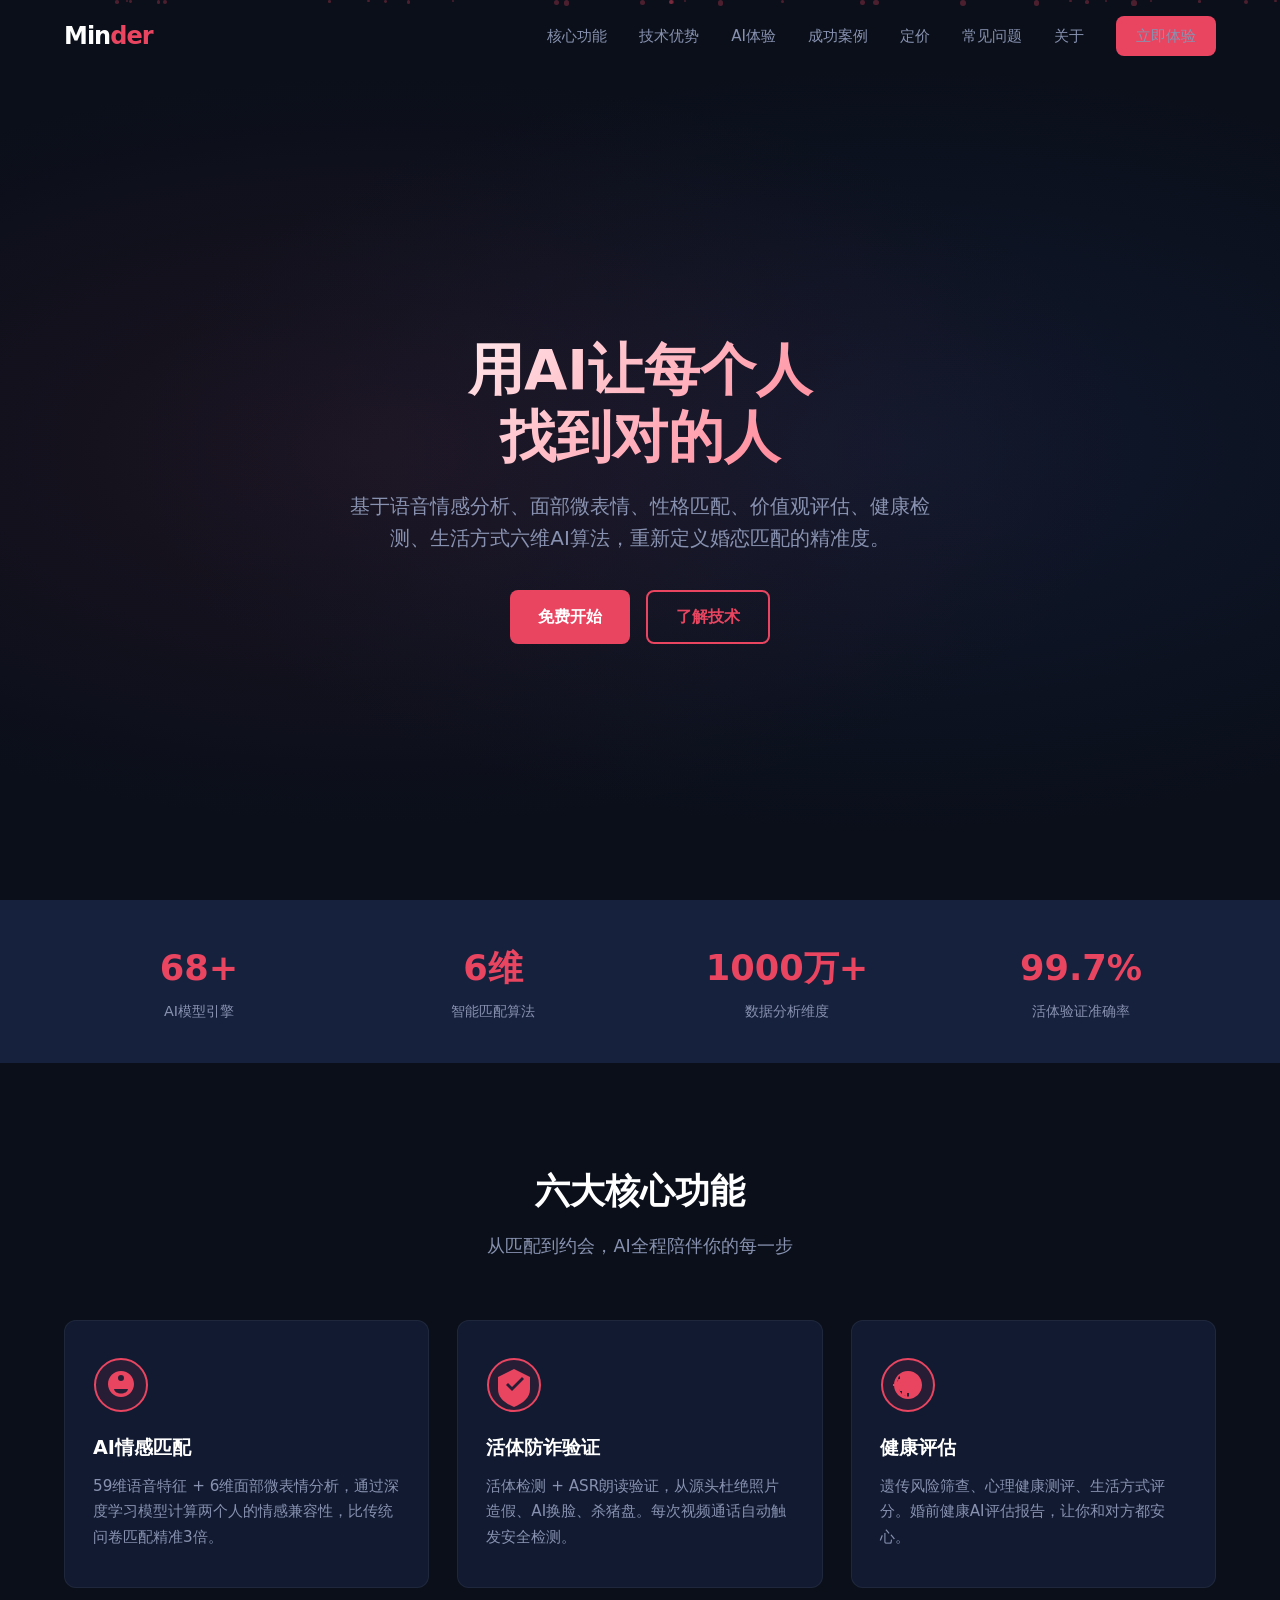
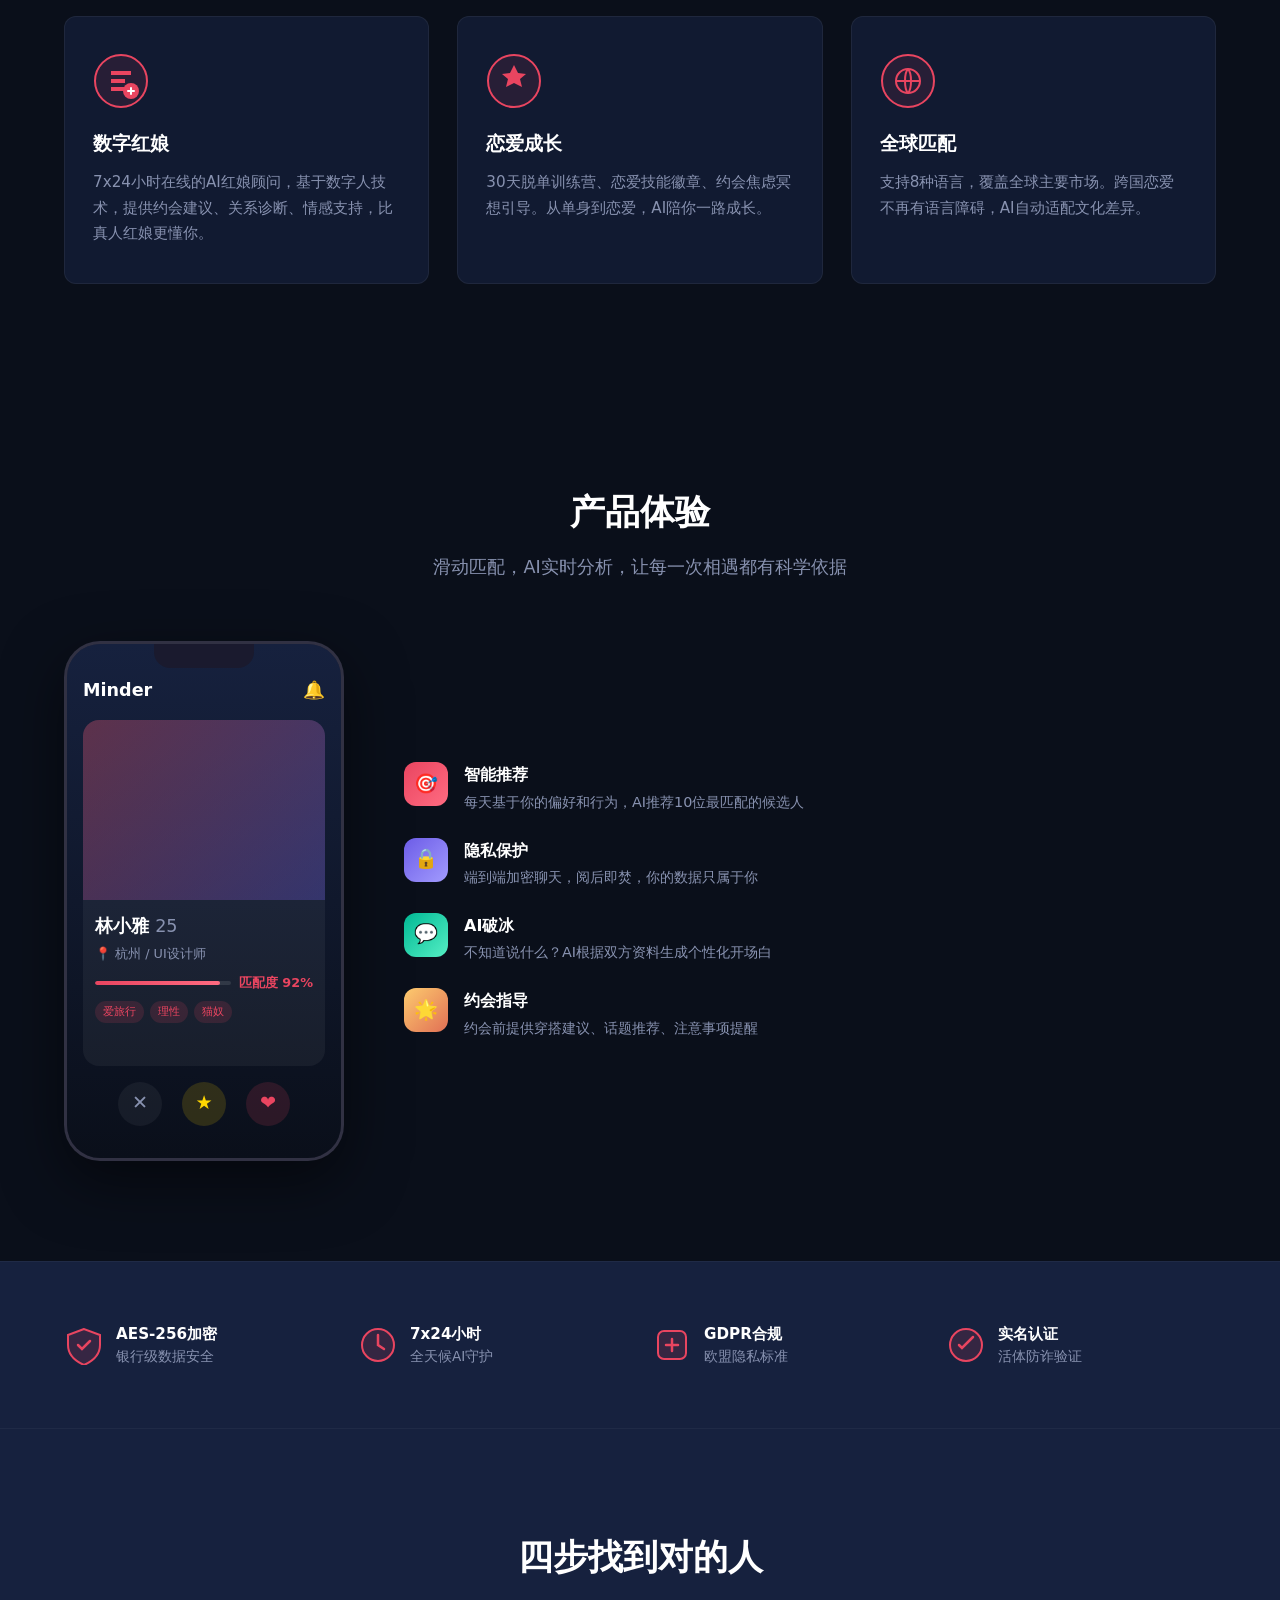
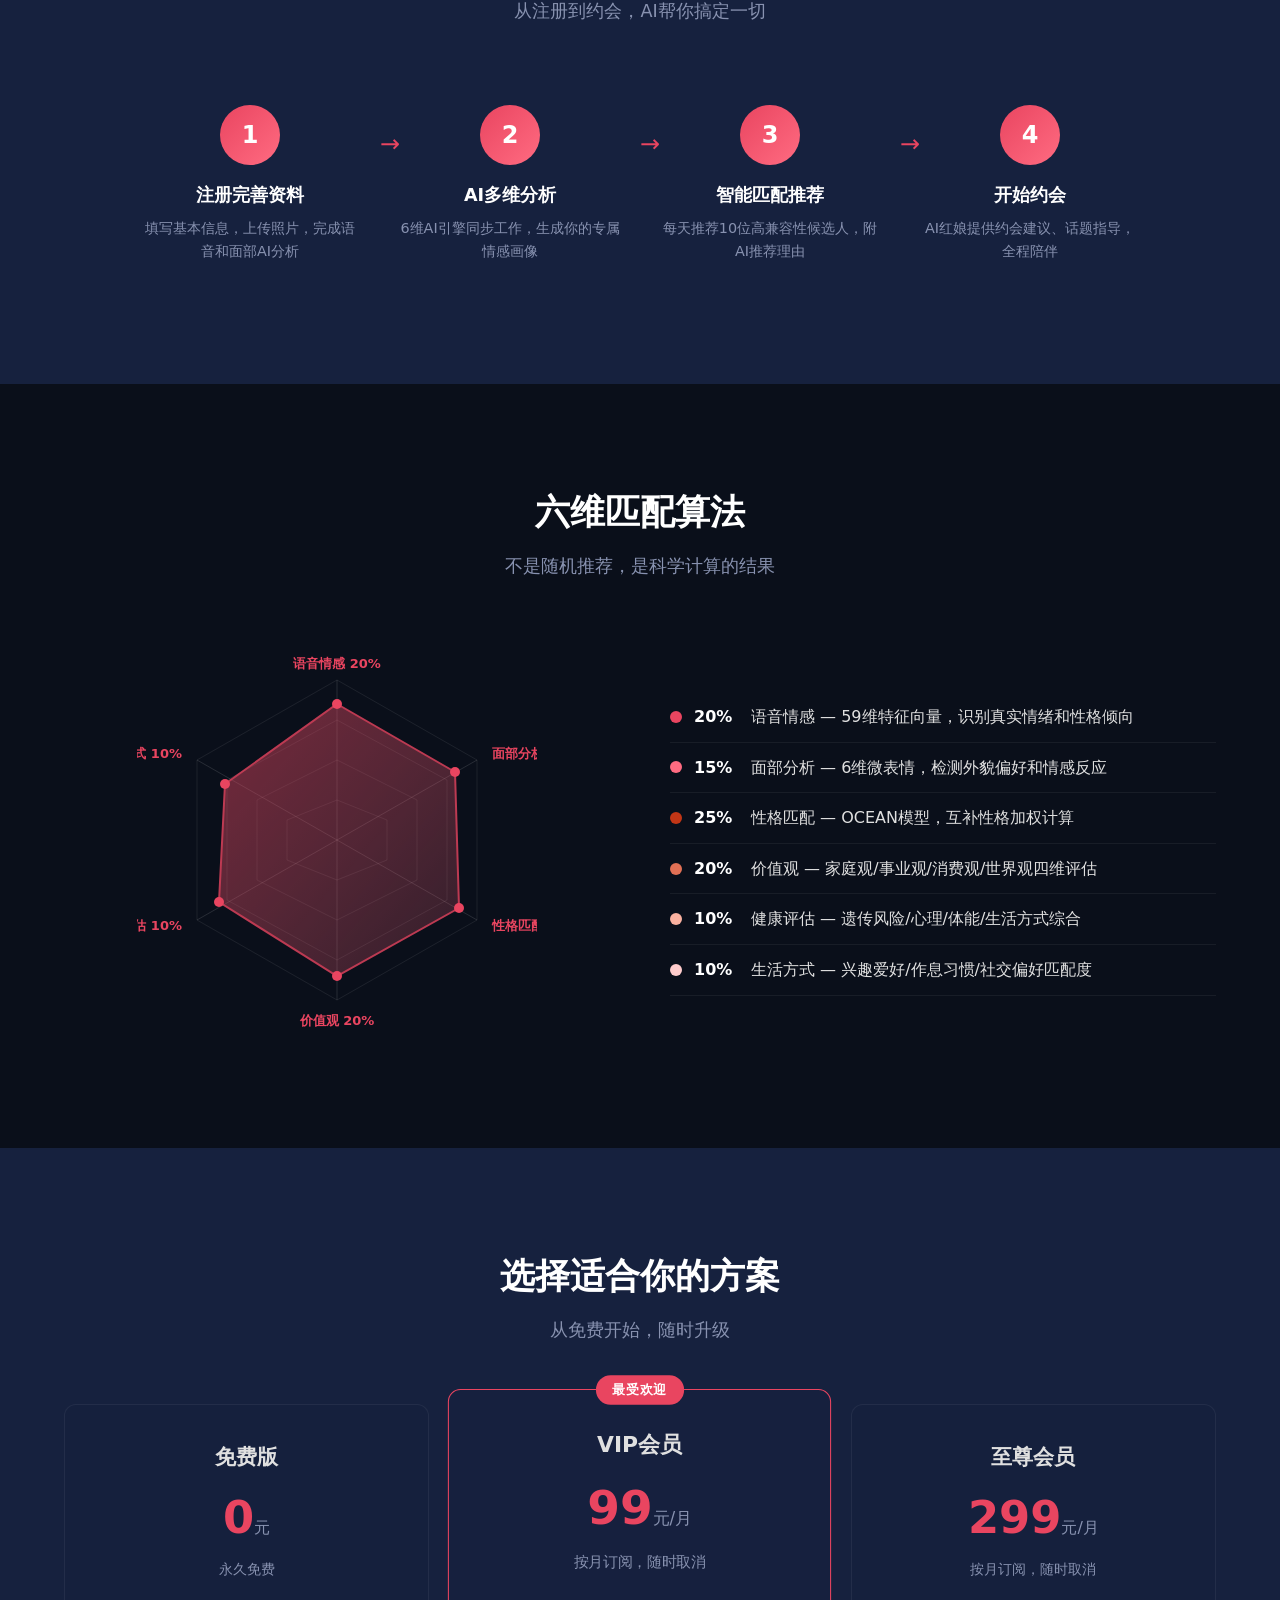
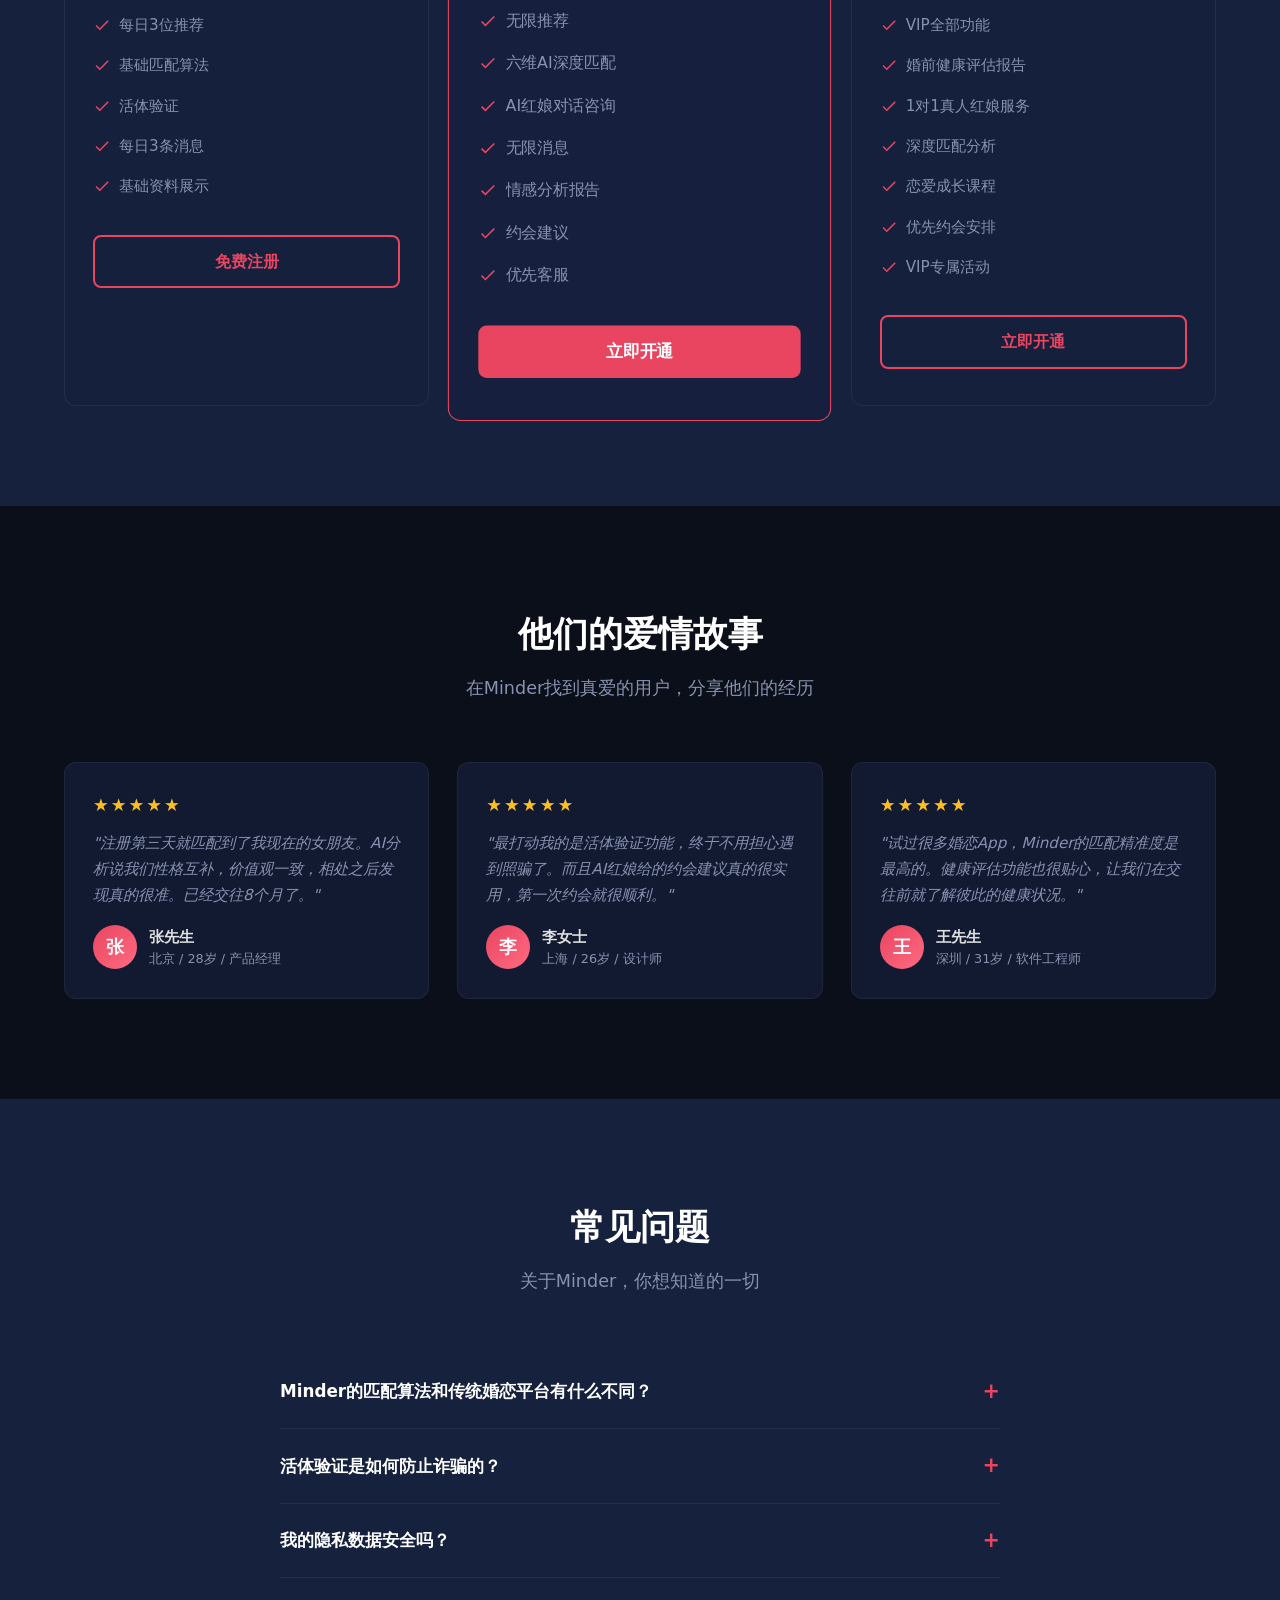
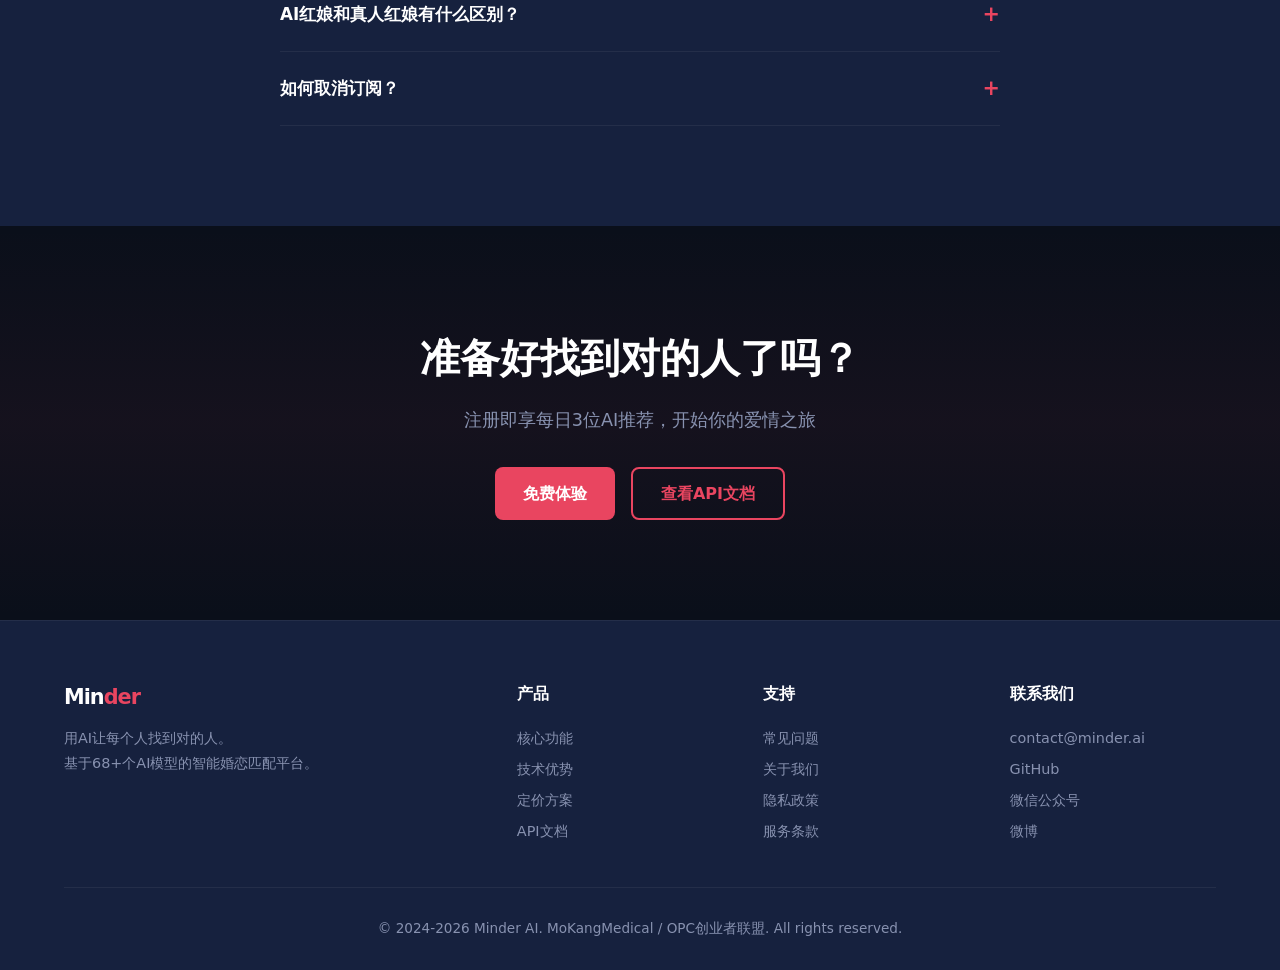
<file: docs/index.html>
<!DOCTYPE html>
<html lang="zh-CN">
<head>
<meta charset="UTF-8">
<meta name="viewport" content="width=device-width, initial-scale=1.0">
<title>Minder AI红娘 - 用AI让每个人找到对的人</title>
<meta name="description" content="Minder AI红娘，基于6维AI情感匹配算法，活体防诈验证，智能婚恋匹配平台。">
<style>
*,*::before,*::after{margin:0;padding:0;box-sizing:border-box}
:root{--bg:#0a0f1a;--bg2:#16213e;--bg3:#1a1a2e;--accent:#e94560;--accent2:#ff6b81;--text:#e0e0e0;--text2:#8892b0;--glass:rgba(22,33,62,.65);--radius:12px;--shadow:0 8px 32px rgba(0,0,0,.3)}
html{scroll-behavior:smooth;font-size:16px}
body{background:var(--bg);color:var(--text);font-family:system-ui,-apple-system,"Segoe UI",Roboto,sans-serif;line-height:1.6;overflow-x:hidden}
a{color:var(--accent);text-decoration:none;transition:color .2s}
a:hover{color:var(--accent2)}
.container{max-width:1200px;margin:0 auto;padding:0 24px}
.btn{display:inline-flex;align-items:center;gap:8px;padding:12px 28px;border-radius:8px;font-size:1rem;font-weight:600;cursor:pointer;border:none;transition:all .3s}
.btn-primary{background:var(--accent);color:#fff}
.btn-primary:hover{background:var(--accent2);transform:translateY(-2px);box-shadow:0 4px 20px rgba(233,69,96,.4)}
.btn-outline{background:transparent;color:var(--accent);border:2px solid var(--accent)}
.btn-outline:hover{background:var(--accent);color:#fff}
h1,h2,h3{color:#fff;font-weight:700}
.section{padding:100px 0}
.section-title{text-align:center;font-size:2.2rem;margin-bottom:12px}
.section-sub{text-align:center;color:var(--text2);font-size:1.1rem;margin-bottom:60px;max-width:600px;margin-left:auto;margin-right:auto}
.reveal{opacity:0;transform:translateY(30px);transition:opacity .6s ease,transform .6s ease}
.reveal.visible{opacity:1;transform:translateY(0)}
/* Fallback: make content visible after 1s if IntersectionObserver hasn't fired */
@keyframes revealFallback{to{opacity:1;transform:translateY(0)}}
.reveal:not(.visible){animation:revealFallback .6s ease 1s forwards}

/* ===== NAV ===== */
nav{position:fixed;top:0;left:0;right:0;z-index:1000;padding:16px 0;transition:background .3s,box-shadow .3s}
nav.scrolled{background:rgba(10,15,26,.92);backdrop-filter:blur(12px);box-shadow:0 2px 20px rgba(0,0,0,.3)}
.nav-inner{max-width:1200px;margin:0 auto;padding:0 24px;display:flex;align-items:center;justify-content:space-between}
.logo{font-size:1.5rem;font-weight:800;color:#fff;letter-spacing:-1px}
.logo span{color:var(--accent)}
.nav-links{display:flex;gap:32px;align-items:center}
.nav-links a{color:var(--text2);font-size:.95rem;font-weight:500;transition:color .2s}
.nav-links a:hover{color:#fff}
.nav-cta{padding:8px 20px;font-size:.9rem}
.mobile-toggle{display:none;background:none;border:none;color:#fff;font-size:1.5rem;cursor:pointer}

/* ===== HERO ===== */
.hero{min-height:100vh;display:flex;align-items:center;justify-content:center;text-align:center;position:relative;overflow:hidden;padding-top:80px}
.hero-bg{position:absolute;inset:0;background:radial-gradient(ellipse at 30% 50%,rgba(233,69,96,.08) 0%,transparent 60%),radial-gradient(ellipse at 70% 50%,rgba(22,33,62,.5) 0%,transparent 60%)}
.particles{position:absolute;inset:0;overflow:hidden}
.particle{position:absolute;width:4px;height:4px;background:var(--accent);border-radius:50%;opacity:.3;animation:float linear infinite}
@keyframes float{0%{transform:translateY(100vh) scale(0);opacity:0}10%{opacity:.4}90%{opacity:.4}100%{transform:translateY(-10vh) scale(1);opacity:0}}
.hero-content{position:relative;z-index:2;max-width:800px}
.hero h1{font-size:3.5rem;line-height:1.2;margin-bottom:20px;background:linear-gradient(135deg,#fff 0%,var(--accent2) 100%);-webkit-background-clip:text;-webkit-text-fill-color:transparent;background-clip:text}
.hero p{font-size:1.25rem;color:var(--text2);margin-bottom:36px;max-width:600px;margin-left:auto;margin-right:auto}
.hero-btns{display:flex;gap:16px;justify-content:center;flex-wrap:wrap}

/* ===== STATS ===== */
.stats{background:var(--bg2);padding:40px 0}
.stats-grid{display:grid;grid-template-columns:repeat(4,1fr);gap:24px;text-align:center}
.stat-num{font-size:2.2rem;font-weight:800;color:var(--accent)}
.stat-label{color:var(--text2);font-size:.9rem;margin-top:4px}

/* ===== FEATURES ===== */
.features-grid{display:grid;grid-template-columns:repeat(3,1fr);gap:28px}
.feature-card{background:var(--glass);border:1px solid rgba(255,255,255,.06);border-radius:var(--radius);padding:36px 28px;transition:all .3s;position:relative;overflow:hidden}
.feature-card:hover{transform:translateY(-6px);border-color:rgba(233,69,96,.3);box-shadow:0 12px 40px rgba(233,69,96,.1)}
.feature-card::before{content:'';position:absolute;top:0;left:0;right:0;height:3px;background:linear-gradient(90deg,var(--accent),var(--accent2));opacity:0;transition:opacity .3s}
.feature-card:hover::before{opacity:1}
.feature-icon{width:56px;height:56px;margin-bottom:20px}
.feature-icon svg{width:100%;height:100%}
.feature-card h3{font-size:1.2rem;margin-bottom:10px}
.feature-card p{color:var(--text2);font-size:.95rem;line-height:1.7}

/* ===== HOW IT WORKS ===== */
.steps{display:flex;gap:0;justify-content:center;align-items:flex-start;flex-wrap:wrap}
.step{text-align:center;flex:1;min-width:200px;max-width:260px;padding:20px;position:relative}
.step-num{width:60px;height:60px;border-radius:50%;background:linear-gradient(135deg,var(--accent),var(--accent2));display:flex;align-items:center;justify-content:center;font-size:1.5rem;font-weight:800;color:#fff;margin:0 auto 16px}
.step h3{font-size:1.1rem;margin-bottom:8px}
.step p{color:var(--text2);font-size:.9rem}
.step-arrow{position:absolute;right:-20px;top:40px;color:var(--accent);font-size:1.5rem}

/* ===== TECH ===== */
.tech-grid{display:grid;grid-template-columns:1fr 1fr;gap:60px;align-items:center}
.radar{width:100%;max-width:400px;margin:0 auto}
.radar svg{width:100%;height:auto}
.tech-list{list-style:none}
.tech-list li{padding:12px 0;border-bottom:1px solid rgba(255,255,255,.06);display:flex;align-items:center;gap:12px}
.tech-list .dot{width:12px;height:12px;border-radius:50%;flex-shrink:0}
.tech-list .pct{font-weight:700;color:#fff;min-width:45px}

/* ===== APP SHOWCASE ===== */
.app-showcase{display:grid;grid-template-columns:280px 1fr;gap:60px;align-items:center}
.phone-frame{width:280px;height:520px;background:#1a1a2e;border-radius:36px;border:3px solid rgba(255,255,255,.1);overflow:hidden;box-shadow:0 20px 60px rgba(0,0,0,.5),inset 0 0 0 2px rgba(255,255,255,.05);position:relative}
.phone-frame::before{content:'';position:absolute;top:0;left:50%;transform:translateX(-50%);width:100px;height:24px;background:#1a1a2e;border-radius:0 0 16px 16px;z-index:2}
.phone-screen{height:100%;background:linear-gradient(180deg,#16213e,#0a0f1a);padding:32px 16px 16px;display:flex;flex-direction:column}
.app-header{display:flex;justify-content:space-between;align-items:center;margin-bottom:16px}
.app-logo-small{font-size:1.1rem;font-weight:800;color:#fff}
.app-notif{font-size:1.1rem}
.app-card{flex:1;background:rgba(255,255,255,.05);border-radius:16px;overflow:hidden;display:flex;flex-direction:column}
.app-card-img{height:180px;background:linear-gradient(135deg,rgba(233,69,96,.3),rgba(108,92,231,.3))}
.app-card-info{padding:12px}
.app-card-name{font-size:1.1rem;font-weight:700;color:#fff}
.app-card-age{font-weight:400;color:var(--text2)}
.app-card-loc{color:var(--text2);font-size:.8rem;margin:4px 0 8px}
.app-card-score{display:flex;align-items:center;gap:8px;margin-bottom:8px}
.app-card-score span{font-size:.8rem;color:var(--accent);font-weight:600}
.score-bar{flex:1;height:4px;background:rgba(255,255,255,.1);border-radius:2px;overflow:hidden}
.score-fill{height:100%;background:linear-gradient(90deg,var(--accent),var(--accent2));border-radius:2px;transition:width 1s ease}
.app-card-tags{display:flex;gap:6px;flex-wrap:wrap}
.app-tag{padding:2px 8px;background:rgba(233,69,96,.15);color:var(--accent);border-radius:12px;font-size:.7rem}
.app-actions{display:flex;justify-content:center;gap:20px;padding:16px 0}
.app-btn-pass,.app-btn-star,.app-btn-like{width:44px;height:44px;border-radius:50%;display:flex;align-items:center;justify-content:center;font-size:1.2rem;cursor:pointer;transition:all .2s}
.app-btn-pass{background:rgba(255,255,255,.05);color:var(--text2)}
.app-btn-star{background:rgba(255,215,0,.15);color:#ffd700}
.app-btn-like{background:rgba(233,69,96,.15);color:var(--accent)}
.app-btn-like:hover{background:var(--accent);color:#fff;transform:scale(1.1)}
.app-features-right{display:flex;flex-direction:column;gap:24px}
.app-feature-item{display:flex;gap:16px;align-items:flex-start}
.afi-icon{width:44px;height:44px;border-radius:12px;display:flex;align-items:center;justify-content:center;font-size:1.2rem;flex-shrink:0}
.app-feature-item h4{font-size:1rem;margin-bottom:4px;color:#fff}
.app-feature-item p{color:var(--text2);font-size:.9rem;line-height:1.5}

/* ===== TRUST BAR ===== */
.trust-bar{padding:60px 0;background:var(--bg2);border-top:1px solid rgba(255,255,255,.04);border-bottom:1px solid rgba(255,255,255,.04)}
.trust-grid{display:grid;grid-template-columns:repeat(4,1fr);gap:24px}
.trust-item{display:flex;align-items:center;gap:12px}
.trust-icon{width:40px;height:40px;flex-shrink:0}
.trust-icon svg{width:100%;height:100%}
.trust-text{font-size:.85rem;color:var(--text2)}
.trust-text strong{color:#fff;font-size:.95rem}

@media(max-width:900px){
  .app-showcase{grid-template-columns:1fr;text-align:center}
  .phone-frame{margin:0 auto}
  .trust-grid{grid-template-columns:1fr 1fr}
}

/* ===== PRICING ===== */
.pricing-grid{display:grid;grid-template-columns:repeat(3,1fr);gap:28px}
.price-card{background:var(--glass);border:1px solid rgba(255,255,255,.06);border-radius:var(--radius);padding:36px 28px;text-align:center;position:relative;transition:all .3s}
.price-card.popular{border-color:var(--accent);transform:scale(1.05)}
.price-card.popular::before{content:'最受欢迎';position:absolute;top:-14px;left:50%;transform:translateX(-50%);background:var(--accent);color:#fff;padding:4px 16px;border-radius:20px;font-size:.8rem;font-weight:600}
.price-card:hover{transform:translateY(-4px)}
.price-card.popular:hover{transform:scale(1.05) translateY(-4px)}
.price-name{font-size:1.3rem;font-weight:700;margin-bottom:8px}
.price-amount{font-size:2.8rem;font-weight:800;color:var(--accent);margin-bottom:4px}
.price-amount span{font-size:1rem;color:var(--text2);font-weight:400}
.price-period{color:var(--text2);font-size:.9rem;margin-bottom:24px}
.price-features{text-align:left;list-style:none;margin-bottom:28px}
.price-features li{padding:8px 0;font-size:.95rem;color:var(--text2);display:flex;align-items:center;gap:8px}
.price-features li::before{content:'';display:inline-block;width:18px;height:18px;background:url("data:image/svg+xml,%3Csvg xmlns='http://www.w3.org/2000/svg' viewBox='0 0 24 24' fill='%23e94560'%3E%3Cpath d='M9 16.17L4.83 12l-1.42 1.41L9 19 21 7l-1.41-1.41L9 16.17z'/%3E%3C/svg%3E") center/contain no-repeat;flex-shrink:0}

/* ===== TESTIMONIALS ===== */
.test-grid{display:grid;grid-template-columns:repeat(3,1fr);gap:28px}
.test-card{background:var(--glass);border:1px solid rgba(255,255,255,.06);border-radius:var(--radius);padding:28px}
.test-stars{color:#fbbf24;margin-bottom:12px;font-size:1.1rem;letter-spacing:2px}
.test-text{color:var(--text2);font-size:.95rem;line-height:1.7;margin-bottom:16px;font-style:italic}
.test-author{display:flex;align-items:center;gap:12px}
.test-avatar{width:44px;height:44px;border-radius:50%;background:linear-gradient(135deg,var(--accent),var(--accent2));display:flex;align-items:center;justify-content:center;color:#fff;font-weight:700;font-size:1.1rem}
.test-name{font-weight:600;font-size:.95rem}
.test-meta{color:var(--text2);font-size:.8rem}

/* ===== FAQ ===== */
.faq-list{max-width:720px;margin:0 auto}
.faq-item{border-bottom:1px solid rgba(255,255,255,.06)}
.faq-q{padding:20px 0;cursor:pointer;display:flex;justify-content:space-between;align-items:center;font-weight:600;font-size:1.05rem;color:#fff;transition:color .2s}
.faq-q:hover{color:var(--accent)}
.faq-q::after{content:'+';font-size:1.3rem;color:var(--accent);transition:transform .3s}
.faq-item.open .faq-q::after{transform:rotate(45deg)}
.faq-a{max-height:0;overflow:hidden;transition:max-height .3s ease;padding:0 0 0 0;color:var(--text2);line-height:1.7}
.faq-item.open .faq-a{max-height:200px;padding:0 0 20px 0}

/* ===== CTA ===== */
.cta-section{text-align:center;padding:100px 0;background:linear-gradient(180deg,transparent,rgba(233,69,96,.05),transparent)}
.cta-section h2{font-size:2.5rem;margin-bottom:16px}
.cta-section p{color:var(--text2);font-size:1.1rem;margin-bottom:32px}

/* ===== FOOTER ===== */
footer{background:var(--bg2);padding:60px 0 30px;border-top:1px solid rgba(255,255,255,.06)}
.footer-grid{display:grid;grid-template-columns:2fr 1fr 1fr 1fr;gap:40px;margin-bottom:40px}
.footer-brand .logo{font-size:1.3rem;margin-bottom:12px}
.footer-brand p{color:var(--text2);font-size:.9rem;line-height:1.7}
.footer-col h4{color:#fff;font-size:1rem;margin-bottom:16px}
.footer-col a{display:block;color:var(--text2);font-size:.9rem;padding:4px 0;transition:color .2s}
.footer-col a:hover{color:var(--accent)}
.footer-bottom{text-align:center;color:var(--text2);font-size:.85rem;padding-top:30px;border-top:1px solid rgba(255,255,255,.06)}

/* ===== RESPONSIVE ===== */
@media(max-width:900px){
  .features-grid,.pricing-grid,.test-grid{grid-template-columns:1fr}
  .tech-grid{grid-template-columns:1fr}
  .stats-grid{grid-template-columns:repeat(2,1fr)}
  .footer-grid{grid-template-columns:1fr 1fr}
  .hero h1{font-size:2.4rem}
  .nav-links{display:none}
  .mobile-toggle{display:block}
  .nav-links.open{display:flex;flex-direction:column;position:absolute;top:60px;left:0;right:0;background:var(--bg);padding:20px;gap:16px}
  .step-arrow{display:none}
  .price-card.popular{transform:none}
  .price-card.popular:hover{transform:translateY(-4px)}
}
@media(max-width:600px){
  .stats-grid{grid-template-columns:1fr 1fr}
  .hero h1{font-size:2rem}
  .section{padding:60px 0}
  .footer-grid{grid-template-columns:1fr}
}
</style>
</head>
<body>

<!-- ===== NAV ===== -->
<nav id="nav">
<div class="nav-inner">
  <div class="logo">Min<span>der</span></div>
  <div class="nav-links" id="navLinks">
    <a href="#features">核心功能</a>
    <a href="#tech">技术优势</a>
    <a href="/demo">AI体验</a>
    <a href="/stories">成功案例</a>
    <a href="#pricing">定价</a>
    <a href="#faq">常见问题</a>
    <a href="/about">关于</a>
    <a href="#download" class="btn btn-primary nav-cta">立即体验</a>
  </div>
  <button class="mobile-toggle" onclick="document.getElementById('navLinks').classList.toggle('open')">&#9776;</button>
</div>
</nav>

<!-- ===== HERO ===== -->
<section class="hero" id="hero">
  <div class="hero-bg"></div>
  <div class="particles" id="particles"></div>
  <div class="hero-content">
    <h1>用AI让每个人<br>找到对的人</h1>
    <p>基于语音情感分析、面部微表情、性格匹配、价值观评估、健康检测、生活方式六维AI算法，重新定义婚恋匹配的精准度。</p>
    <div class="hero-btns">
      <a href="#download" class="btn btn-primary">免费开始</a>
      <a href="#tech" class="btn btn-outline">了解技术</a>
    </div>
  </div>
</section>

<!-- ===== STATS ===== -->
<section class="stats">
<div class="container">
  <div class="stats-grid">
    <div class="reveal"><div class="stat-num">68+</div><div class="stat-label">AI模型引擎</div></div>
    <div class="reveal"><div class="stat-num">6维</div><div class="stat-label">智能匹配算法</div></div>
    <div class="reveal"><div class="stat-num">1000万+</div><div class="stat-label">数据分析维度</div></div>
    <div class="reveal"><div class="stat-num">99.7%</div><div class="stat-label">活体验证准确率</div></div>
  </div>
</div>
</section>

<!-- ===== FEATURES ===== -->
<section class="section" id="features">
<div class="container">
  <h2 class="section-title reveal">六大核心功能</h2>
  <p class="section-sub reveal">从匹配到约会，AI全程陪伴你的每一步</p>
  <div class="features-grid">

    <div class="feature-card reveal">
      <div class="feature-icon"><svg viewBox="0 0 56 56" fill="none"><circle cx="28" cy="28" r="26" stroke="#e94560" stroke-width="2" fill="rgba(233,69,96,.1)"/><path d="M28 14c-7.18 0-13 5.82-13 13s5.82 13 13 13 13-5.82 13-13-5.82-13-13-13zm0 4a3 3 0 110 6 3 3 0 010-6zm0 18.5c-3.5 0-6.5-1.5-7-4.5h14c-.5 3-3.5 4.5-7 4.5z" fill="#e94560"/></svg></div>
      <h3>AI情感匹配</h3>
      <p>59维语音特征 + 6维面部微表情分析，通过深度学习模型计算两个人的情感兼容性，比传统问卷匹配精准3倍。</p>
    </div>

    <div class="feature-card reveal">
      <div class="feature-icon"><svg viewBox="0 0 56 56" fill="none"><circle cx="28" cy="28" r="26" stroke="#e94560" stroke-width="2" fill="rgba(233,69,96,.1)"/><path d="M28 12L12 20v12c0 8.84 6.84 14.16 16 18 9.16-3.84 16-9.16 16-18V20L28 12zm-2 22l-6-6 2-2 4 4 10-10 2 2-12 12z" fill="#e94560"/></svg></div>
      <h3>活体防诈验证</h3>
      <p>活体检测 + ASR朗读验证，从源头杜绝照片造假、AI换脸、杀猪盘。每次视频通话自动触发安全检测。</p>
    </div>

    <div class="feature-card reveal">
      <div class="feature-icon"><svg viewBox="0 0 56 56" fill="none"><circle cx="28" cy="28" r="26" stroke="#e94560" stroke-width="2" fill="rgba(233,69,96,.1)"/><path d="M28 14c-7.73 0-14 6.27-14 14s6.27 14 14 14 14-6.27 14-14-6.27-14-14-14zm-1 25.46V36h2v3.46A10.06 10.06 0 0118.54 31H22v-2h-3.46A10.06 10.06 0 0120 18.54V22h-2v-3.46A10.06 10.06 0 0116.46 27H13v2h3.46A10.06 10.06 0 0120 37.46V34h2v3.46z" fill="#e94560"/><path d="M28 20a8 8 0 100 16 8 8 0 000-16zm0 12a4 4 0 110-8 4 4 0 010 8z" fill="#e94560"/></svg></div>
      <h3>健康评估</h3>
      <p>遗传风险筛查、心理健康测评、生活方式评分。婚前健康AI评估报告，让你和对方都安心。</p>
    </div>

    <div class="feature-card reveal">
      <div class="feature-icon"><svg viewBox="0 0 56 56" fill="none"><circle cx="28" cy="28" r="26" stroke="#e94560" stroke-width="2" fill="rgba(233,69,96,.1)"/><path d="M18 18h20v4H18zM18 26h14v4H18zM18 34h18v4H18z" fill="#e94560" rx="2"/><circle cx="38" cy="38" r="8" fill="#e94560"/><path d="M35 38h6M38 35v6" stroke="#fff" stroke-width="2" stroke-linecap="round"/></svg></div>
      <h3>数字红娘</h3>
      <p>7x24小时在线的AI红娘顾问，基于数字人技术，提供约会建议、关系诊断、情感支持，比真人红娘更懂你。</p>
    </div>

    <div class="feature-card reveal">
      <div class="feature-icon"><svg viewBox="0 0 56 56" fill="none"><circle cx="28" cy="28" r="26" stroke="#e94560" stroke-width="2" fill="rgba(233,69,96,.1)"/><path d="M28 12l4 8 8 1-6 5 2 8-8-4-8 4 2-8-6-5 8-1 4-8z" fill="#e94560"/></svg></div>
      <h3>恋爱成长</h3>
      <p>30天脱单训练营、恋爱技能徽章、约会焦虑冥想引导。从单身到恋爱，AI陪你一路成长。</p>
    </div>

    <div class="feature-card reveal">
      <div class="feature-icon"><svg viewBox="0 0 56 56" fill="none"><circle cx="28" cy="28" r="26" stroke="#e94560" stroke-width="2" fill="rgba(233,69,96,.1)"/><circle cx="28" cy="28" r="12" stroke="#e94560" stroke-width="2" fill="none"/><path d="M16 28h24M28 16c-4 4-4 20 0 24M28 16c4 4 4 20 0 24" stroke="#e94560" stroke-width="2" fill="none"/></svg></div>
      <h3>全球匹配</h3>
      <p>支持8种语言，覆盖全球主要市场。跨国恋爱不再有语言障碍，AI自动适配文化差异。</p>
    </div>

  </div>
</div>
</section>

<!-- ===== APP SHOWCASE ===== -->
<section class="section" id="app">
<div class="container">
  <h2 class="section-title reveal">产品体验</h2>
  <p class="section-sub reveal">滑动匹配，AI实时分析，让每一次相遇都有科学依据</p>
  <div class="app-showcase reveal">
    <div class="phone-frame">
      <div class="phone-screen">
        <div class="app-header">
          <div class="app-logo-small">Minder</div>
          <div class="app-notif">&#128276;</div>
        </div>
        <div class="app-card">
          <div class="app-card-img"></div>
          <div class="app-card-info">
            <div class="app-card-name">林小雅 <span class="app-card-age">25</span></div>
            <div class="app-card-loc">&#128205; 杭州 / UI设计师</div>
            <div class="app-card-score">
              <div class="score-bar"><div class="score-fill" style="width:92%"></div></div>
              <span>匹配度 92%</span>
            </div>
            <div class="app-card-tags">
              <span class="app-tag">爱旅行</span>
              <span class="app-tag">理性</span>
              <span class="app-tag">猫奴</span>
            </div>
          </div>
        </div>
        <div class="app-actions">
          <div class="app-btn-pass">&#10005;</div>
          <div class="app-btn-star">&#9733;</div>
          <div class="app-btn-like">&#10084;</div>
        </div>
      </div>
    </div>
    <div class="app-features-right">
      <div class="app-feature-item reveal">
        <div class="afi-icon" style="background:linear-gradient(135deg,#e94560,#ff6b81)">&#127919;</div>
        <div><h4>智能推荐</h4><p>每天基于你的偏好和行为，AI推荐10位最匹配的候选人</p></div>
      </div>
      <div class="app-feature-item reveal">
        <div class="afi-icon" style="background:linear-gradient(135deg,#6c5ce7,#a29bfe)">&#128274;</div>
        <div><h4>隐私保护</h4><p>端到端加密聊天，阅后即焚，你的数据只属于你</p></div>
      </div>
      <div class="app-feature-item reveal">
        <div class="afi-icon" style="background:linear-gradient(135deg,#00b894,#55efc4)">&#128172;</div>
        <div><h4>AI破冰</h4><p>不知道说什么？AI根据双方资料生成个性化开场白</p></div>
      </div>
      <div class="app-feature-item reveal">
        <div class="afi-icon" style="background:linear-gradient(135deg,#fdcb6e,#e17055)">&#127775;</div>
        <div><h4>约会指导</h4><p>约会前提供穿搭建议、话题推荐、注意事项提醒</p></div>
      </div>
    </div>
  </div>
</div>
</section>

<!-- ===== TRUST BADGES ===== -->
<section class="trust-bar">
<div class="container">
  <div class="trust-grid">
    <div class="trust-item reveal">
      <div class="trust-icon"><svg viewBox="0 0 40 40" fill="none"><path d="M20 4L4 10v10c0 10 7 16 16 20 9-4 16-10 16-20V10L20 4z" fill="rgba(233,69,96,.15)" stroke="#e94560" stroke-width="2"/><path d="M14 20l4 4 8-8" stroke="#e94560" stroke-width="2.5" stroke-linecap="round"/></svg></div>
      <div class="trust-text"><strong>AES-256加密</strong><br>银行级数据安全</div>
    </div>
    <div class="trust-item reveal">
      <div class="trust-icon"><svg viewBox="0 0 40 40" fill="none"><circle cx="20" cy="20" r="16" fill="rgba(233,69,96,.15)" stroke="#e94560" stroke-width="2"/><path d="M20 10v10l6 4" stroke="#e94560" stroke-width="2.5" stroke-linecap="round"/></svg></div>
      <div class="trust-text"><strong>7x24小时</strong><br>全天候AI守护</div>
    </div>
    <div class="trust-item reveal">
      <div class="trust-icon"><svg viewBox="0 0 40 40" fill="none"><rect x="6" y="6" width="28" height="28" rx="6" fill="rgba(233,69,96,.15)" stroke="#e94560" stroke-width="2"/><path d="M14 20h12M20 14v12" stroke="#e94560" stroke-width="2.5" stroke-linecap="round"/></svg></div>
      <div class="trust-text"><strong>GDPR合规</strong><br>欧盟隐私标准</div>
    </div>
    <div class="trust-item reveal">
      <div class="trust-icon"><svg viewBox="0 0 40 40" fill="none"><path d="M20 4a16 16 0 100 32 16 16 0 000-32z" fill="rgba(233,69,96,.15)" stroke="#e94560" stroke-width="2"/><path d="M13 20l3 3 11-11" stroke="#e94560" stroke-width="2.5" stroke-linecap="round"/></svg></div>
      <div class="trust-text"><strong>实名认证</strong><br>活体防诈验证</div>
    </div>
  </div>
</div>
</section>

<!-- ===== HOW IT WORKS ===== -->
<section class="section" style="background:var(--bg2)" id="how">
<div class="container">
  <h2 class="section-title reveal">四步找到对的人</h2>
  <p class="section-sub reveal">从注册到约会，AI帮你搞定一切</p>
  <div class="steps">
    <div class="step reveal">
      <div class="step-num">1</div>
      <h3>注册完善资料</h3>
      <p>填写基本信息，上传照片，完成语音和面部AI分析</p>
      <span class="step-arrow">&#8594;</span>
    </div>
    <div class="step reveal">
      <div class="step-num">2</div>
      <h3>AI多维分析</h3>
      <p>6维AI引擎同步工作，生成你的专属情感画像</p>
      <span class="step-arrow">&#8594;</span>
    </div>
    <div class="step reveal">
      <div class="step-num">3</div>
      <h3>智能匹配推荐</h3>
      <p>每天推荐10位高兼容性候选人，附AI推荐理由</p>
      <span class="step-arrow">&#8594;</span>
    </div>
    <div class="step reveal">
      <div class="step-num">4</div>
      <h3>开始约会</h3>
      <p>AI红娘提供约会建议、话题指导，全程陪伴</p>
    </div>
  </div>
</div>
</section>

<!-- ===== TECH ===== -->
<section class="section" id="tech">
<div class="container">
  <h2 class="section-title reveal">六维匹配算法</h2>
  <p class="section-sub reveal">不是随机推荐，是科学计算的结果</p>
  <div class="tech-grid reveal">
    <div class="radar">
      <svg viewBox="0 0 400 400" xmlns="http://www.w3.org/2000/svg">
        <defs>
          <linearGradient id="rg" x1="0%" y1="0%" x2="100%" y2="100%">
            <stop offset="0%" style="stop-color:#e94560;stop-opacity:.6"/>
            <stop offset="100%" style="stop-color:#ff6b81;stop-opacity:.2"/>
          </linearGradient>
        </defs>
        <!-- Grid -->
        <g stroke="rgba(255,255,255,.08)" fill="none" stroke-width="1">
          <polygon points="200,40 340,120 340,280 200,360 60,280 60,120"/>
          <polygon points="200,80 310,140 310,260 200,320 90,260 90,140"/>
          <polygon points="200,120 280,160 280,240 200,280 120,240 120,160"/>
          <polygon points="200,160 250,180 250,220 200,240 150,220 150,180"/>
        </g>
        <!-- Axes -->
        <g stroke="rgba(255,255,255,.12)" stroke-width="1">
          <line x1="200" y1="40" x2="200" y2="200"/>
          <line x1="340" y1="120" x2="200" y2="200"/>
          <line x1="340" y1="280" x2="200" y2="200"/>
          <line x1="200" y1="360" x2="200" y2="200"/>
          <line x1="60" y1="280" x2="200" y2="200"/>
          <line x1="60" y1="120" x2="200" y2="200"/>
        </g>
        <!-- Data polygon -->
        <polygon points="200,64 318,132 322,268 200,336 82,262 88,144" fill="url(#rg)" stroke="#e94560" stroke-width="2" opacity=".8"/>
        <!-- Data points -->
        <circle cx="200" cy="64" r="5" fill="#e94560"/>
        <circle cx="318" cy="132" r="5" fill="#e94560"/>
        <circle cx="322" cy="268" r="5" fill="#e94560"/>
        <circle cx="200" cy="336" r="5" fill="#e94560"/>
        <circle cx="82" cy="262" r="5" fill="#e94560"/>
        <circle cx="88" cy="144" r="5" fill="#e94560"/>
        <!-- Labels -->
        <text x="200" y="28" text-anchor="middle" fill="#e94560" font-size="13" font-weight="700">语音情感 20%</text>
        <text x="355" y="118" text-anchor="start" fill="#e94560" font-size="13" font-weight="700">面部分析 15%</text>
        <text x="355" y="290" text-anchor="start" fill="#e94560" font-size="13" font-weight="700">性格匹配 25%</text>
        <text x="200" y="385" text-anchor="middle" fill="#e94560" font-size="13" font-weight="700">价值观 20%</text>
        <text x="45" y="290" text-anchor="end" fill="#e94560" font-size="13" font-weight="700">健康评估 10%</text>
        <text x="45" y="118" text-anchor="end" fill="#e94560" font-size="13" font-weight="700">生活方式 10%</text>
      </svg>
    </div>
    <div>
      <ul class="tech-list">
        <li><span class="dot" style="background:#e94560"></span><span class="pct">20%</span>语音情感 — 59维特征向量，识别真实情绪和性格倾向</li>
        <li><span class="dot" style="background:#ff6b81"></span><span class="pct">15%</span>面部分析 — 6维微表情，检测外貌偏好和情感反应</li>
        <li><span class="dot" style="background:#c23616"></span><span class="pct">25%</span>性格匹配 — OCEAN模型，互补性格加权计算</li>
        <li><span class="dot" style="background:#e17055"></span><span class="pct">20%</span>价值观 — 家庭观/事业观/消费观/世界观四维评估</li>
        <li><span class="dot" style="background:#fab1a0"></span><span class="pct">10%</span>健康评估 — 遗传风险/心理/体能/生活方式综合</li>
        <li><span class="dot" style="background:#ffcccc"></span><span class="pct">10%</span>生活方式 — 兴趣爱好/作息习惯/社交偏好匹配度</li>
      </ul>
    </div>
  </div>
</div>
</section>

<!-- ===== PRICING ===== -->
<section class="section" style="background:var(--bg2)" id="pricing">
<div class="container">
  <h2 class="section-title reveal">选择适合你的方案</h2>
  <p class="section-sub reveal">从免费开始，随时升级</p>
  <div class="pricing-grid">

    <div class="price-card reveal">
      <div class="price-name">免费版</div>
      <div class="price-amount">0<span>元</span></div>
      <div class="price-period">永久免费</div>
      <ul class="price-features">
        <li>每日3位推荐</li>
        <li>基础匹配算法</li>
        <li>活体验证</li>
        <li>每日3条消息</li>
        <li>基础资料展示</li>
      </ul>
      <a href="#download" class="btn btn-outline" style="width:100%;justify-content:center">免费注册</a>
    </div>

    <div class="price-card popular reveal">
      <div class="price-name">VIP会员</div>
      <div class="price-amount">99<span>元/月</span></div>
      <div class="price-period">按月订阅，随时取消</div>
      <ul class="price-features">
        <li>无限推荐</li>
        <li>六维AI深度匹配</li>
        <li>AI红娘对话咨询</li>
        <li>无限消息</li>
        <li>情感分析报告</li>
        <li>约会建议</li>
        <li>优先客服</li>
      </ul>
      <a href="#download" class="btn btn-primary" style="width:100%;justify-content:center">立即开通</a>
    </div>

    <div class="price-card reveal">
      <div class="price-name">至尊会员</div>
      <div class="price-amount">299<span>元/月</span></div>
      <div class="price-period">按月订阅，随时取消</div>
      <ul class="price-features">
        <li>VIP全部功能</li>
        <li>婚前健康评估报告</li>
        <li>1对1真人红娘服务</li>
        <li>深度匹配分析</li>
        <li>恋爱成长课程</li>
        <li>优先约会安排</li>
        <li>VIP专属活动</li>
      </ul>
      <a href="#download" class="btn btn-outline" style="width:100%;justify-content:center">立即开通</a>
    </div>

  </div>
</div>
</section>

<!-- ===== TESTIMONIALS ===== -->
<section class="section" id="stories">
<div class="container">
  <h2 class="section-title reveal">他们的爱情故事</h2>
  <p class="section-sub reveal">在Minder找到真爱的用户，分享他们的经历</p>
  <div class="test-grid">

    <div class="test-card reveal">
      <div class="test-stars">&#9733;&#9733;&#9733;&#9733;&#9733;</div>
      <div class="test-text">"注册第三天就匹配到了我现在的女朋友。AI分析说我们性格互补，价值观一致，相处之后发现真的很准。已经交往8个月了。"</div>
      <div class="test-author">
        <div class="test-avatar">张</div>
        <div>
          <div class="test-name">张先生</div>
          <div class="test-meta">北京 / 28岁 / 产品经理</div>
        </div>
      </div>
    </div>

    <div class="test-card reveal">
      <div class="test-stars">&#9733;&#9733;&#9733;&#9733;&#9733;</div>
      <div class="test-text">"最打动我的是活体验证功能，终于不用担心遇到照骗了。而且AI红娘给的约会建议真的很实用，第一次约会就很顺利。"</div>
      <div class="test-author">
        <div class="test-avatar">李</div>
        <div>
          <div class="test-name">李女士</div>
          <div class="test-meta">上海 / 26岁 / 设计师</div>
        </div>
      </div>
    </div>

    <div class="test-card reveal">
      <div class="test-stars">&#9733;&#9733;&#9733;&#9733;&#9733;</div>
      <div class="test-text">"试过很多婚恋App，Minder的匹配精准度是最高的。健康评估功能也很贴心，让我们在交往前就了解彼此的健康状况。"</div>
      <div class="test-author">
        <div class="test-avatar">王</div>
        <div>
          <div class="test-name">王先生</div>
          <div class="test-meta">深圳 / 31岁 / 软件工程师</div>
        </div>
      </div>
    </div>

  </div>
</div>
</section>

<!-- ===== FAQ ===== -->
<section class="section" style="background:var(--bg2)" id="faq">
<div class="container">
  <h2 class="section-title reveal">常见问题</h2>
  <p class="section-sub reveal">关于Minder，你想知道的一切</p>
  <div class="faq-list">

    <div class="faq-item reveal">
      <div class="faq-q" onclick="this.parentElement.classList.toggle('open')">Minder的匹配算法和传统婚恋平台有什么不同？</div>
      <div class="faq-a">传统平台主要依赖用户填写的资料和简单条件筛选，匹配精度有限。Minder采用6维AI算法，通过语音情感分析、面部微表情、性格模型、价值观评估、健康检测、生活方式六个维度综合计算兼容性，匹配精度比传统方式高3倍以上。</div>
    </div>

    <div class="faq-item reveal">
      <div class="faq-q" onclick="this.parentElement.classList.toggle('open')">活体验证是如何防止诈骗的？</div>
      <div class="faq-a">我们采用双重验证：1) 实时面部活体检测，要求用户完成随机动作（眨眼、转头），防止照片和视频造假；2) ASR朗读验证，要求用户朗读随机文字，确保是真人实时操作。通过这双重验证，可以有效杜绝99.7%的虚假账号。</div>
    </div>

    <div class="faq-item reveal">
      <div class="faq-q" onclick="this.parentElement.classList.toggle('open')">我的隐私数据安全吗？</div>
      <div class="faq-a">绝对安全。我们采用AES-256端到端加密，所有聊天内容和照片只有你和匹配对象能看到。我们通过了GDPR和HIPAA合规认证，绝不会将你的数据出售给第三方。你随时可以删除自己的所有数据。</div>
    </div>

    <div class="faq-item reveal">
      <div class="faq-q" onclick="this.parentElement.classList.toggle('open')">AI红娘和真人红娘有什么区别？</div>
      <div class="faq-a">AI红娘基于数字人技术，7x24小时在线，不受情绪和偏见影响，能基于大数据给出客观建议。它的知识库涵盖了数百万成功案例的模式。当然，至尊会员还可以享受1对1真人红娘服务，AI+真人双重保障效果最好。</div>
    </div>

    <div class="faq-item reveal">
      <div class="faq-q" onclick="this.parentElement.classList.toggle('open')">如何取消订阅？</div>
      <div class="faq-a">非常简单。在设置页面点击"订阅管理"，选择"取消订阅"即可。取消后，当前付费周期结束前仍可使用所有功能，之后自动降级为免费版。不会收取任何额外费用。</div>
    </div>

  </div>
</div>
</section>

<!-- ===== CTA ===== -->
<section class="cta-section" id="download">
<div class="container reveal">
  <h2>准备好找到对的人了吗？</h2>
  <p>注册即享每日3位AI推荐，开始你的爱情之旅</p>
  <div style="display:flex;gap:16px;justify-content:center;flex-wrap:wrap">
    <a href="/demo" class="btn btn-primary">免费体验</a>
    <a href="/docs" class="btn btn-outline">查看API文档</a>
  </div>
</div>
</section>

<!-- ===== FOOTER ===== -->
<footer>
<div class="container">
  <div class="footer-grid">
    <div class="footer-brand">
      <div class="logo">Min<span>der</span></div>
      <p>用AI让每个人找到对的人。<br>基于68+个AI模型的智能婚恋匹配平台。</p>
    </div>
    <div class="footer-col">
      <h4>产品</h4>
      <a href="#features">核心功能</a>
      <a href="#tech">技术优势</a>
      <a href="#pricing">定价方案</a>
      <a href="/docs">API文档</a>
    </div>
    <div class="footer-col">
      <h4>支持</h4>
      <a href="#faq">常见问题</a>
      <a href="/about">关于我们</a>
<a href="/privacy">隐私政策</a>
        <a href="/terms">服务条款</a>
    </div>
    <div class="footer-col">
      <h4>联系我们</h4>
      <a href="#">contact@minder.ai</a>
      <a href="https://github.com/MoKangMedical/minder-ai">GitHub</a>
      <a href="#">微信公众号</a>
      <a href="#">微博</a>
    </div>
  </div>
  <div class="footer-bottom">
    &copy; 2024-2026 Minder AI. MoKangMedical / OPC创业者联盟. All rights reserved.
  </div>
</div>
</footer>

<script>
// ===== Particle animation =====
(function(){
  const c=document.getElementById('particles');
  for(let i=0;i<30;i++){
    const p=document.createElement('div');
    p.className='particle';
    p.style.left=Math.random()*100+'%';
    p.style.animationDuration=(8+Math.random()*12)+'s';
    p.style.animationDelay=Math.random()*10+'s';
    p.style.width=p.style.height=(2+Math.random()*4)+'px';
    c.appendChild(p);
  }
})();

// ===== Nav scroll effect =====
window.addEventListener('scroll',function(){
  document.getElementById('nav').classList.toggle('scrolled',window.scrollY>50);
});

// ===== Scroll reveal =====
const observer=new IntersectionObserver((entries)=>{
  entries.forEach(e=>{
    if(e.isIntersecting){
      e.target.classList.add('visible');
      observer.unobserve(e.target);
    }
  });
},{threshold:0.1,rootMargin:'0px 0px -40px 0px'});
document.querySelectorAll('.reveal').forEach(el=>observer.observe(el));

// ===== Counter animation =====
function animateCounters(){
  document.querySelectorAll('.stat-num').forEach(el=>{
    const text=el.textContent;
    const match=text.match(/(\d+)/);
    if(!match)return;
    const target=parseInt(match[1]);
    const suffix=text.replace(/\d+/,'');
    let current=0;
    const step=Math.ceil(target/40);
    const timer=setInterval(()=>{
      current+=step;
      if(current>=target){current=target;clearInterval(timer);}
      el.textContent=current+suffix;
    },30);
  });
}
const statsObserver=new IntersectionObserver((entries)=>{
  entries.forEach(e=>{
    if(e.isIntersecting){
      animateCounters();
      statsObserver.unobserve(e.target);
    }
  });
},{threshold:0.3});
const statsSection=document.querySelector('.stats');
if(statsSection)statsObserver.observe(statsSection);
</script>
</body>
</html>
</file>
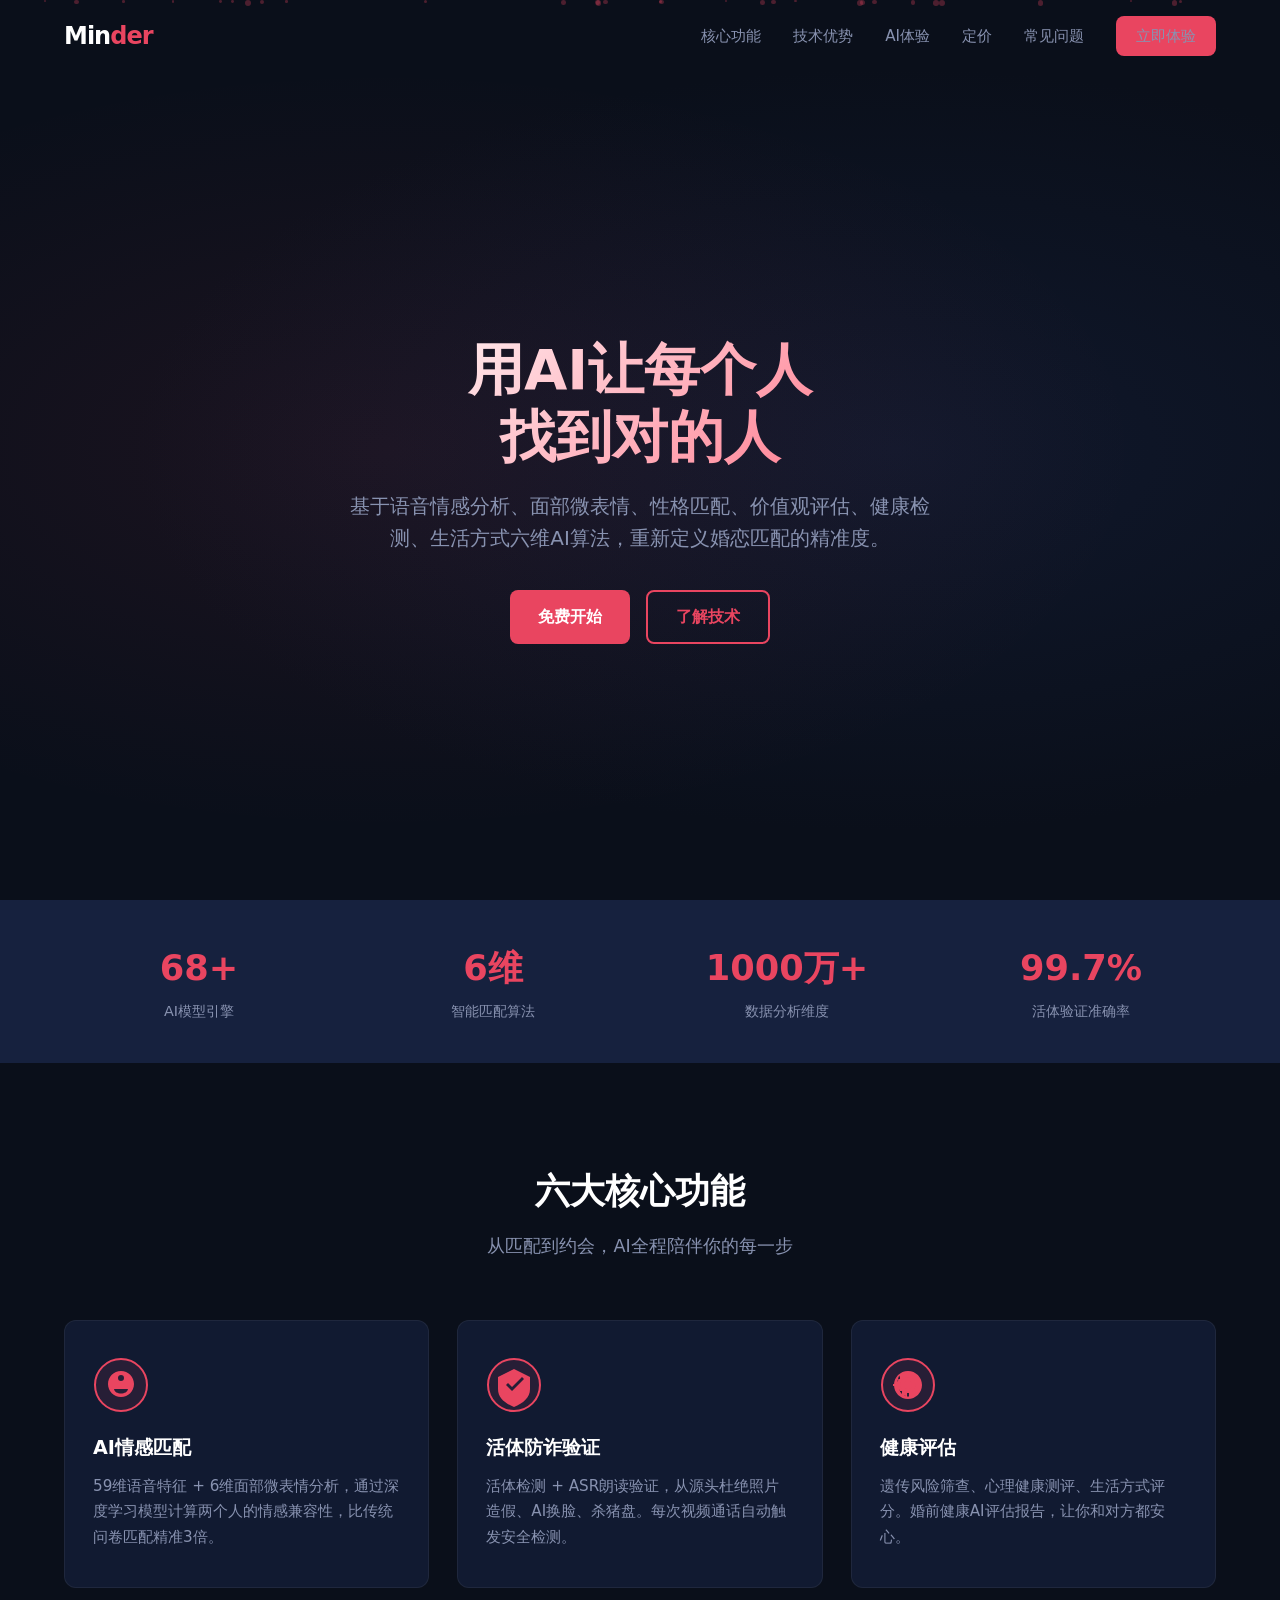
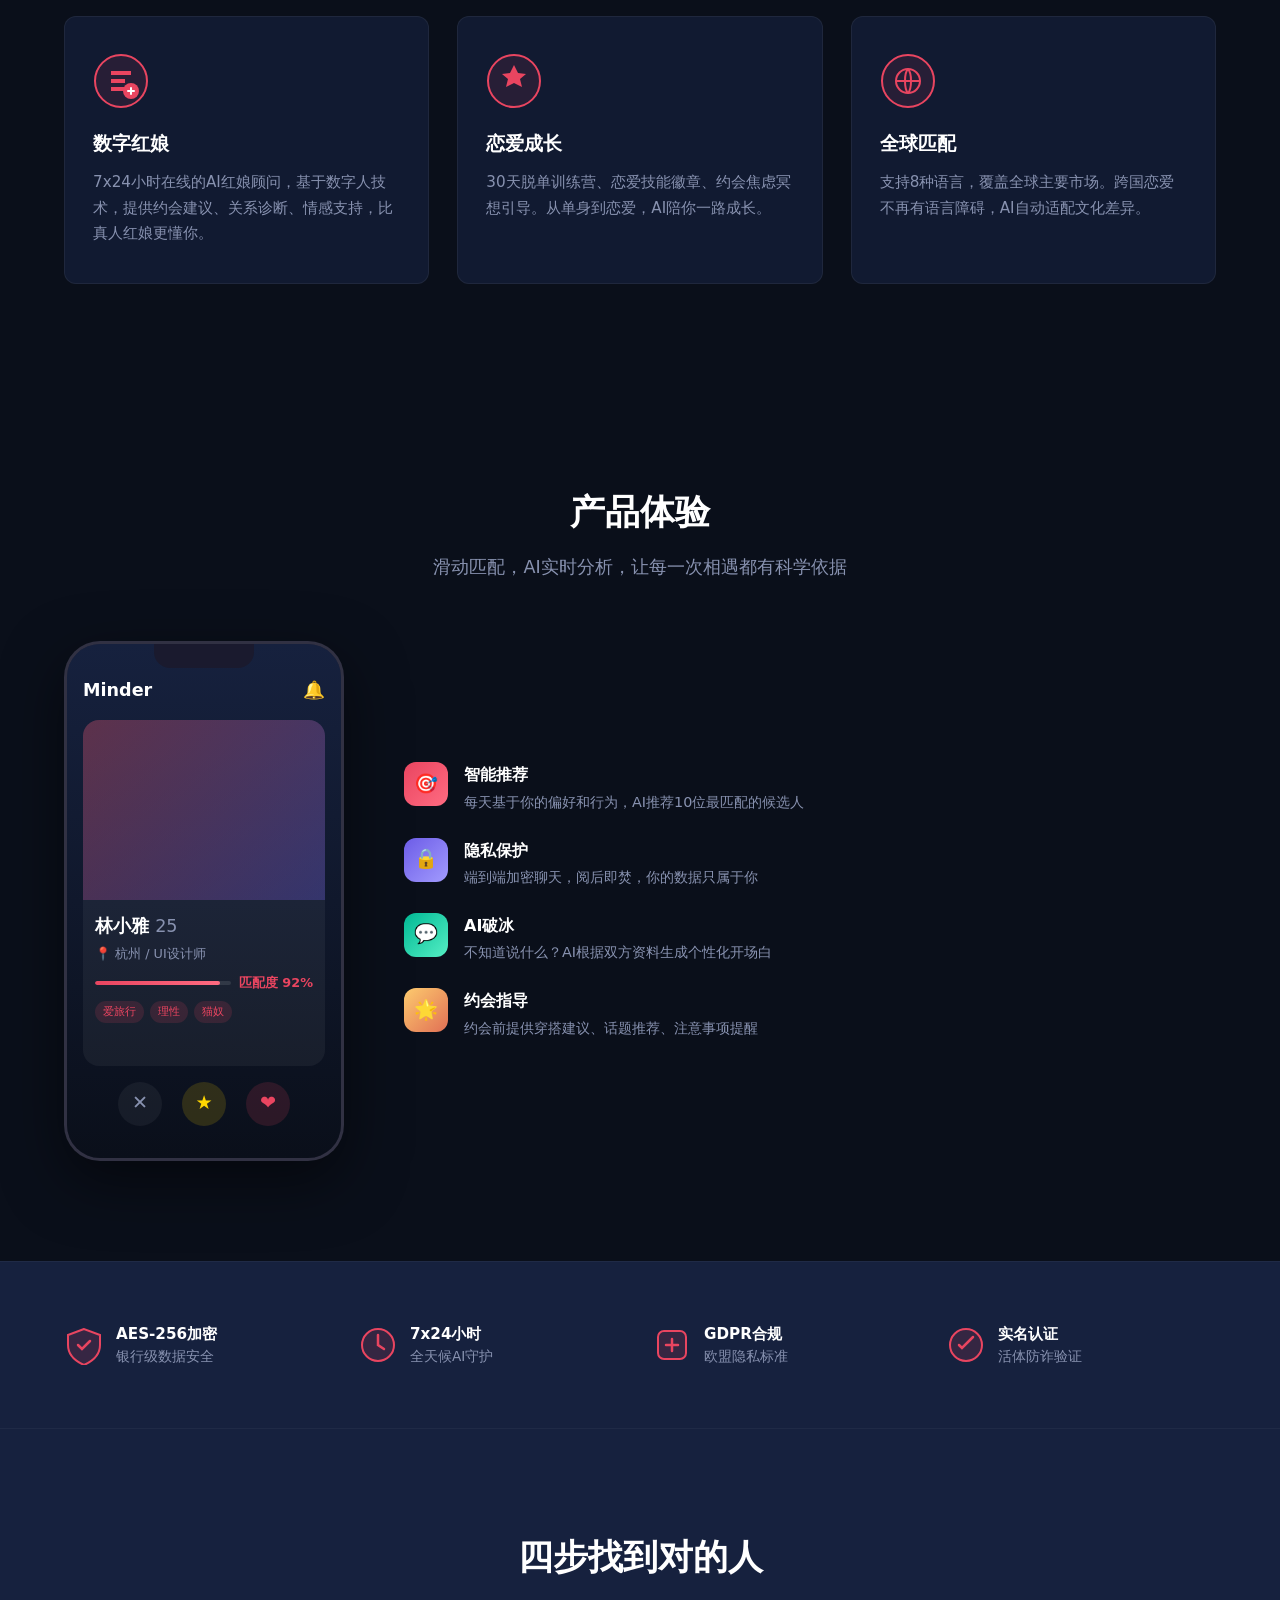
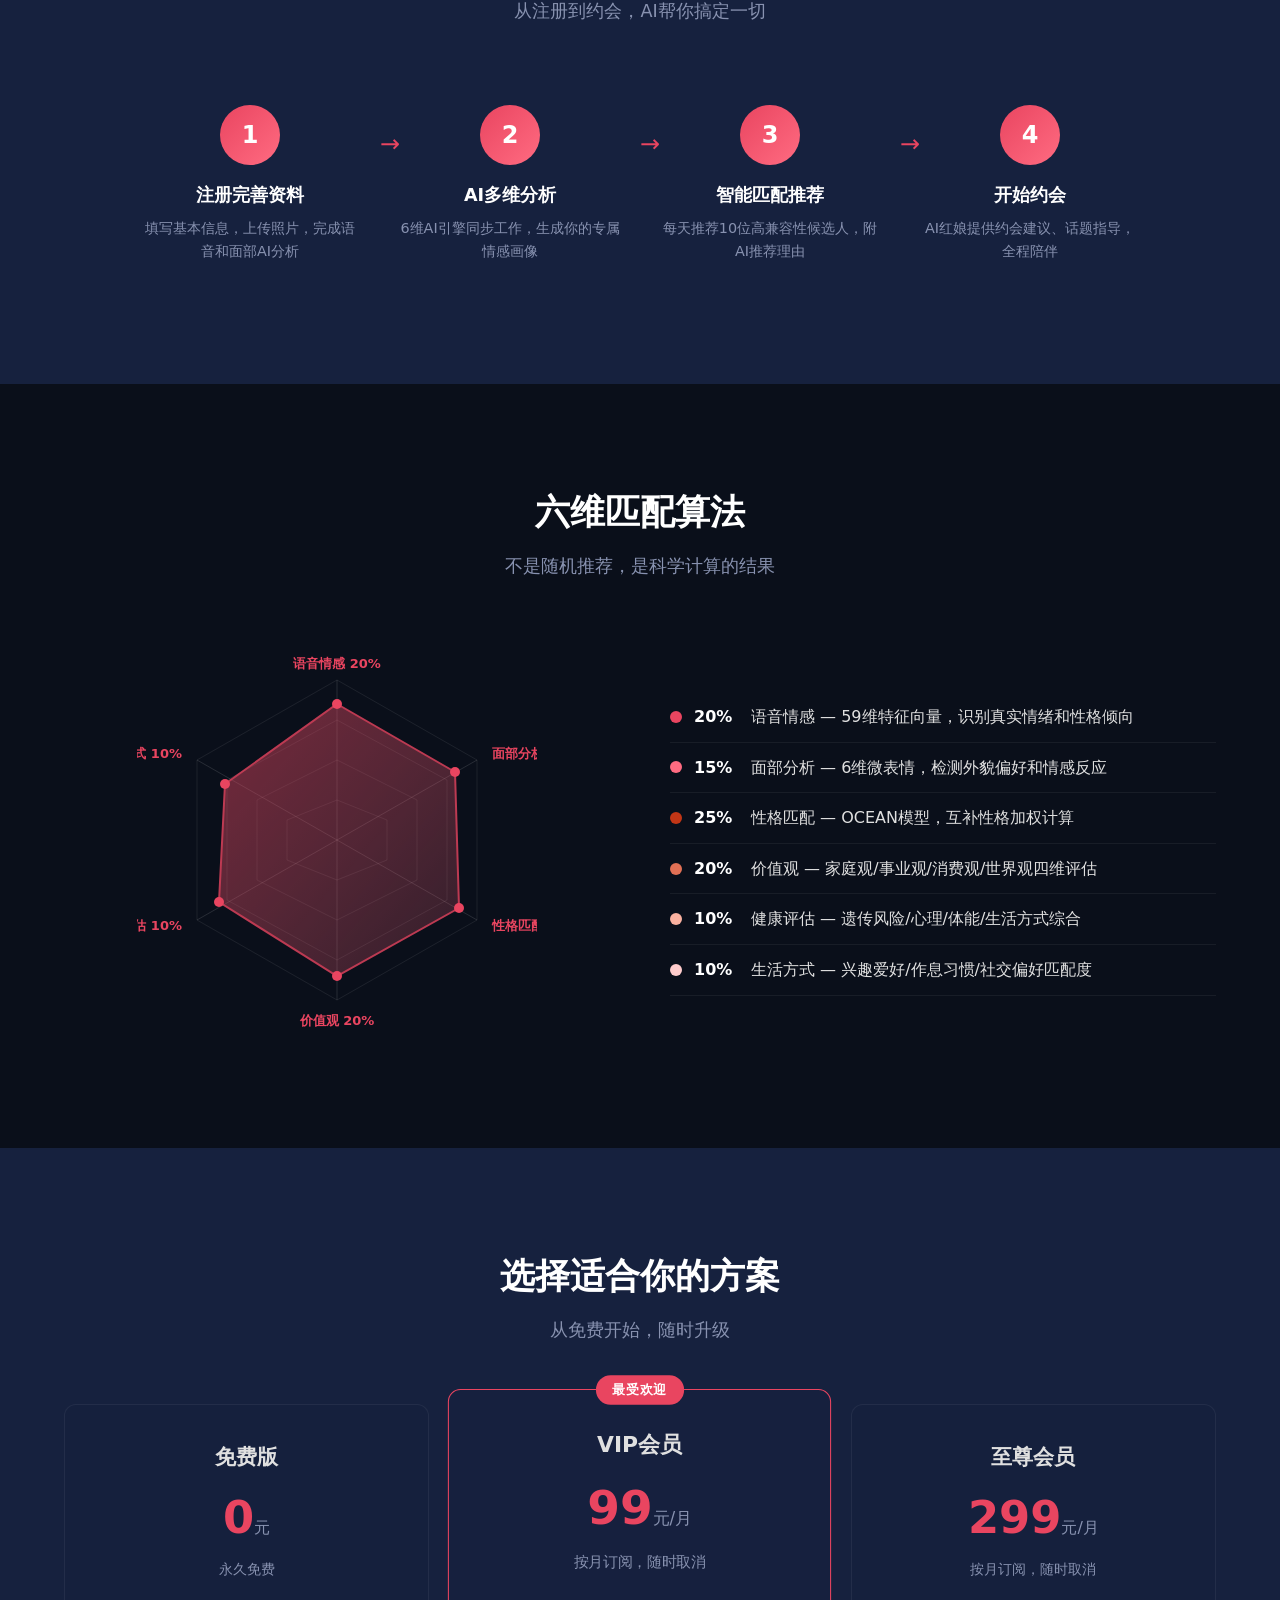
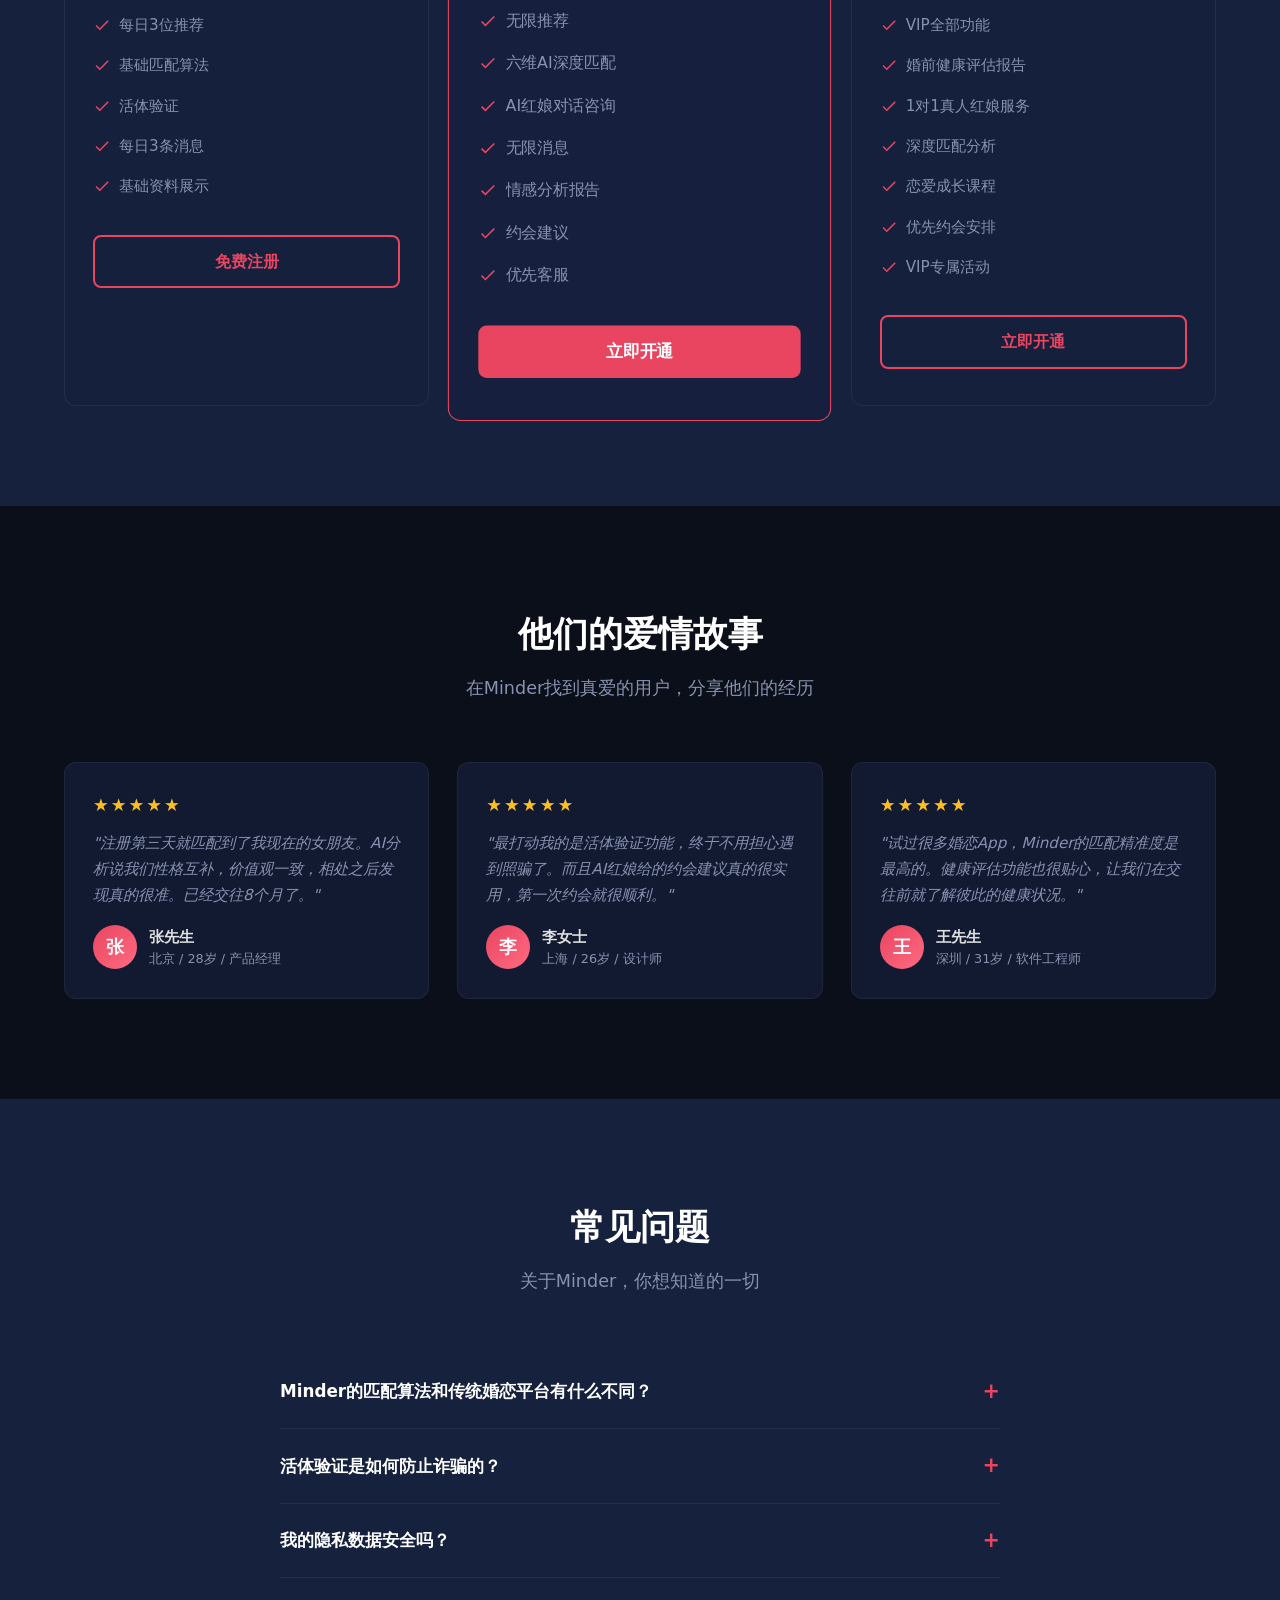
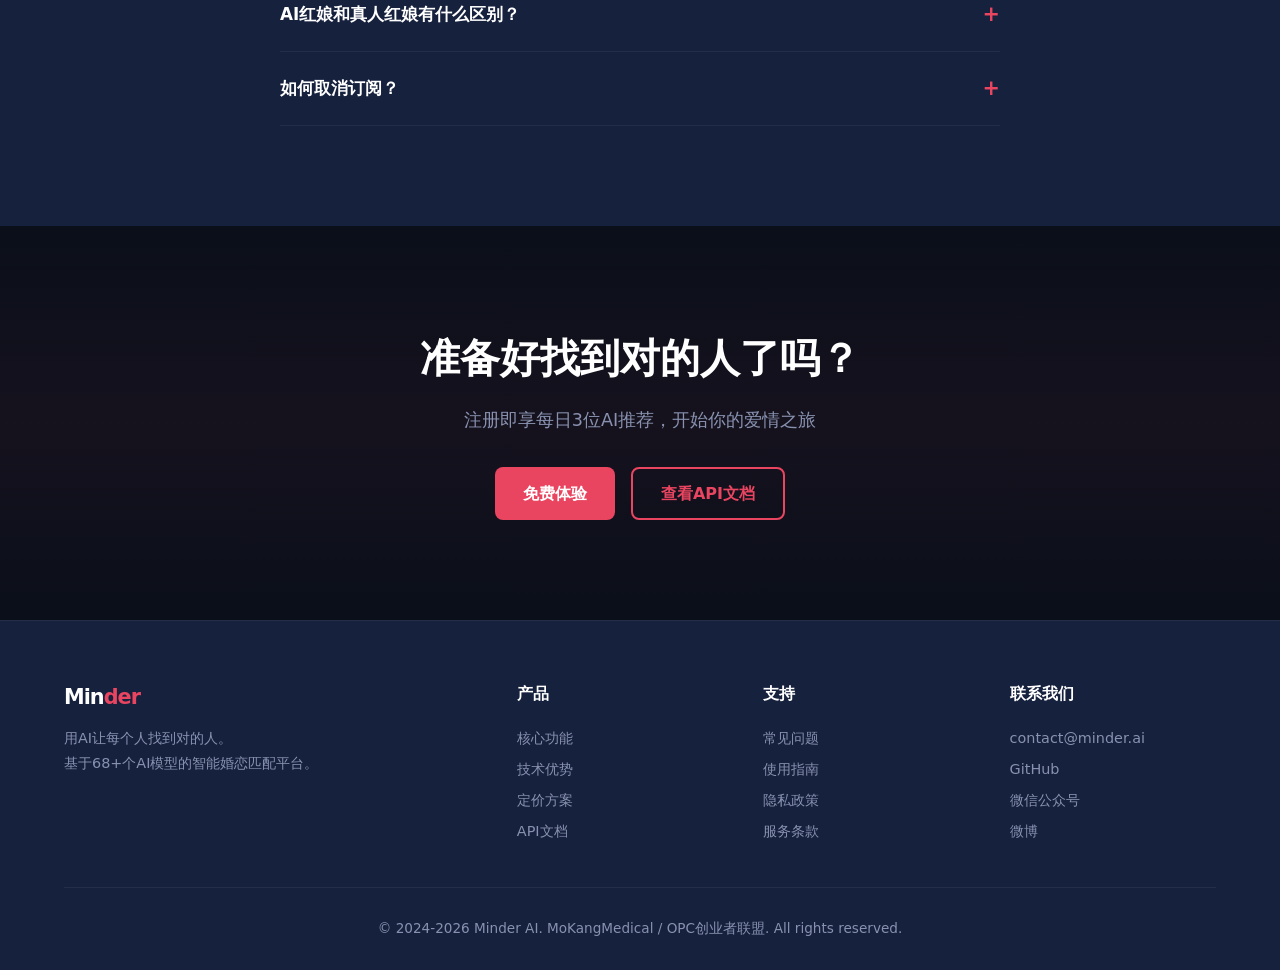
<file: frontend/templates/index.html>
<!DOCTYPE html>
<html lang="zh-CN">
<head>
<meta charset="UTF-8">
<meta name="viewport" content="width=device-width, initial-scale=1.0">
<title>Minder AI红娘 - 用AI让每个人找到对的人</title>
<meta name="description" content="Minder AI红娘，基于6维AI情感匹配算法，活体防诈验证，智能婚恋匹配平台。">
<style>
*,*::before,*::after{margin:0;padding:0;box-sizing:border-box}
:root{--bg:#0a0f1a;--bg2:#16213e;--bg3:#1a1a2e;--accent:#e94560;--accent2:#ff6b81;--text:#e0e0e0;--text2:#8892b0;--glass:rgba(22,33,62,.65);--radius:12px;--shadow:0 8px 32px rgba(0,0,0,.3)}
html{scroll-behavior:smooth;font-size:16px}
body{background:var(--bg);color:var(--text);font-family:system-ui,-apple-system,"Segoe UI",Roboto,sans-serif;line-height:1.6;overflow-x:hidden}
a{color:var(--accent);text-decoration:none;transition:color .2s}
a:hover{color:var(--accent2)}
.container{max-width:1200px;margin:0 auto;padding:0 24px}
.btn{display:inline-flex;align-items:center;gap:8px;padding:12px 28px;border-radius:8px;font-size:1rem;font-weight:600;cursor:pointer;border:none;transition:all .3s}
.btn-primary{background:var(--accent);color:#fff}
.btn-primary:hover{background:var(--accent2);transform:translateY(-2px);box-shadow:0 4px 20px rgba(233,69,96,.4)}
.btn-outline{background:transparent;color:var(--accent);border:2px solid var(--accent)}
.btn-outline:hover{background:var(--accent);color:#fff}
h1,h2,h3{color:#fff;font-weight:700}
.section{padding:100px 0}
.section-title{text-align:center;font-size:2.2rem;margin-bottom:12px}
.section-sub{text-align:center;color:var(--text2);font-size:1.1rem;margin-bottom:60px;max-width:600px;margin-left:auto;margin-right:auto}
.reveal{opacity:0;transform:translateY(30px);transition:opacity .6s ease,transform .6s ease}
.reveal.visible{opacity:1;transform:translateY(0)}
/* Fallback: make content visible after 1s if IntersectionObserver hasn't fired */
@keyframes revealFallback{to{opacity:1;transform:translateY(0)}}
.reveal:not(.visible){animation:revealFallback .6s ease 1s forwards}

/* ===== NAV ===== */
nav{position:fixed;top:0;left:0;right:0;z-index:1000;padding:16px 0;transition:background .3s,box-shadow .3s}
nav.scrolled{background:rgba(10,15,26,.92);backdrop-filter:blur(12px);box-shadow:0 2px 20px rgba(0,0,0,.3)}
.nav-inner{max-width:1200px;margin:0 auto;padding:0 24px;display:flex;align-items:center;justify-content:space-between}
.logo{font-size:1.5rem;font-weight:800;color:#fff;letter-spacing:-1px}
.logo span{color:var(--accent)}
.nav-links{display:flex;gap:32px;align-items:center}
.nav-links a{color:var(--text2);font-size:.95rem;font-weight:500;transition:color .2s}
.nav-links a:hover{color:#fff}
.nav-cta{padding:8px 20px;font-size:.9rem}
.mobile-toggle{display:none;background:none;border:none;color:#fff;font-size:1.5rem;cursor:pointer}

/* ===== HERO ===== */
.hero{min-height:100vh;display:flex;align-items:center;justify-content:center;text-align:center;position:relative;overflow:hidden;padding-top:80px}
.hero-bg{position:absolute;inset:0;background:radial-gradient(ellipse at 30% 50%,rgba(233,69,96,.08) 0%,transparent 60%),radial-gradient(ellipse at 70% 50%,rgba(22,33,62,.5) 0%,transparent 60%)}
.particles{position:absolute;inset:0;overflow:hidden}
.particle{position:absolute;width:4px;height:4px;background:var(--accent);border-radius:50%;opacity:.3;animation:float linear infinite}
@keyframes float{0%{transform:translateY(100vh) scale(0);opacity:0}10%{opacity:.4}90%{opacity:.4}100%{transform:translateY(-10vh) scale(1);opacity:0}}
.hero-content{position:relative;z-index:2;max-width:800px}
.hero h1{font-size:3.5rem;line-height:1.2;margin-bottom:20px;background:linear-gradient(135deg,#fff 0%,var(--accent2) 100%);-webkit-background-clip:text;-webkit-text-fill-color:transparent;background-clip:text}
.hero p{font-size:1.25rem;color:var(--text2);margin-bottom:36px;max-width:600px;margin-left:auto;margin-right:auto}
.hero-btns{display:flex;gap:16px;justify-content:center;flex-wrap:wrap}

/* ===== STATS ===== */
.stats{background:var(--bg2);padding:40px 0}
.stats-grid{display:grid;grid-template-columns:repeat(4,1fr);gap:24px;text-align:center}
.stat-num{font-size:2.2rem;font-weight:800;color:var(--accent)}
.stat-label{color:var(--text2);font-size:.9rem;margin-top:4px}

/* ===== FEATURES ===== */
.features-grid{display:grid;grid-template-columns:repeat(3,1fr);gap:28px}
.feature-card{background:var(--glass);border:1px solid rgba(255,255,255,.06);border-radius:var(--radius);padding:36px 28px;transition:all .3s;position:relative;overflow:hidden}
.feature-card:hover{transform:translateY(-6px);border-color:rgba(233,69,96,.3);box-shadow:0 12px 40px rgba(233,69,96,.1)}
.feature-card::before{content:'';position:absolute;top:0;left:0;right:0;height:3px;background:linear-gradient(90deg,var(--accent),var(--accent2));opacity:0;transition:opacity .3s}
.feature-card:hover::before{opacity:1}
.feature-icon{width:56px;height:56px;margin-bottom:20px}
.feature-icon svg{width:100%;height:100%}
.feature-card h3{font-size:1.2rem;margin-bottom:10px}
.feature-card p{color:var(--text2);font-size:.95rem;line-height:1.7}

/* ===== HOW IT WORKS ===== */
.steps{display:flex;gap:0;justify-content:center;align-items:flex-start;flex-wrap:wrap}
.step{text-align:center;flex:1;min-width:200px;max-width:260px;padding:20px;position:relative}
.step-num{width:60px;height:60px;border-radius:50%;background:linear-gradient(135deg,var(--accent),var(--accent2));display:flex;align-items:center;justify-content:center;font-size:1.5rem;font-weight:800;color:#fff;margin:0 auto 16px}
.step h3{font-size:1.1rem;margin-bottom:8px}
.step p{color:var(--text2);font-size:.9rem}
.step-arrow{position:absolute;right:-20px;top:40px;color:var(--accent);font-size:1.5rem}

/* ===== TECH ===== */
.tech-grid{display:grid;grid-template-columns:1fr 1fr;gap:60px;align-items:center}
.radar{width:100%;max-width:400px;margin:0 auto}
.radar svg{width:100%;height:auto}
.tech-list{list-style:none}
.tech-list li{padding:12px 0;border-bottom:1px solid rgba(255,255,255,.06);display:flex;align-items:center;gap:12px}
.tech-list .dot{width:12px;height:12px;border-radius:50%;flex-shrink:0}
.tech-list .pct{font-weight:700;color:#fff;min-width:45px}

/* ===== APP SHOWCASE ===== */
.app-showcase{display:grid;grid-template-columns:280px 1fr;gap:60px;align-items:center}
.phone-frame{width:280px;height:520px;background:#1a1a2e;border-radius:36px;border:3px solid rgba(255,255,255,.1);overflow:hidden;box-shadow:0 20px 60px rgba(0,0,0,.5),inset 0 0 0 2px rgba(255,255,255,.05);position:relative}
.phone-frame::before{content:'';position:absolute;top:0;left:50%;transform:translateX(-50%);width:100px;height:24px;background:#1a1a2e;border-radius:0 0 16px 16px;z-index:2}
.phone-screen{height:100%;background:linear-gradient(180deg,#16213e,#0a0f1a);padding:32px 16px 16px;display:flex;flex-direction:column}
.app-header{display:flex;justify-content:space-between;align-items:center;margin-bottom:16px}
.app-logo-small{font-size:1.1rem;font-weight:800;color:#fff}
.app-notif{font-size:1.1rem}
.app-card{flex:1;background:rgba(255,255,255,.05);border-radius:16px;overflow:hidden;display:flex;flex-direction:column}
.app-card-img{height:180px;background:linear-gradient(135deg,rgba(233,69,96,.3),rgba(108,92,231,.3))}
.app-card-info{padding:12px}
.app-card-name{font-size:1.1rem;font-weight:700;color:#fff}
.app-card-age{font-weight:400;color:var(--text2)}
.app-card-loc{color:var(--text2);font-size:.8rem;margin:4px 0 8px}
.app-card-score{display:flex;align-items:center;gap:8px;margin-bottom:8px}
.app-card-score span{font-size:.8rem;color:var(--accent);font-weight:600}
.score-bar{flex:1;height:4px;background:rgba(255,255,255,.1);border-radius:2px;overflow:hidden}
.score-fill{height:100%;background:linear-gradient(90deg,var(--accent),var(--accent2));border-radius:2px;transition:width 1s ease}
.app-card-tags{display:flex;gap:6px;flex-wrap:wrap}
.app-tag{padding:2px 8px;background:rgba(233,69,96,.15);color:var(--accent);border-radius:12px;font-size:.7rem}
.app-actions{display:flex;justify-content:center;gap:20px;padding:16px 0}
.app-btn-pass,.app-btn-star,.app-btn-like{width:44px;height:44px;border-radius:50%;display:flex;align-items:center;justify-content:center;font-size:1.2rem;cursor:pointer;transition:all .2s}
.app-btn-pass{background:rgba(255,255,255,.05);color:var(--text2)}
.app-btn-star{background:rgba(255,215,0,.15);color:#ffd700}
.app-btn-like{background:rgba(233,69,96,.15);color:var(--accent)}
.app-btn-like:hover{background:var(--accent);color:#fff;transform:scale(1.1)}
.app-features-right{display:flex;flex-direction:column;gap:24px}
.app-feature-item{display:flex;gap:16px;align-items:flex-start}
.afi-icon{width:44px;height:44px;border-radius:12px;display:flex;align-items:center;justify-content:center;font-size:1.2rem;flex-shrink:0}
.app-feature-item h4{font-size:1rem;margin-bottom:4px;color:#fff}
.app-feature-item p{color:var(--text2);font-size:.9rem;line-height:1.5}

/* ===== TRUST BAR ===== */
.trust-bar{padding:60px 0;background:var(--bg2);border-top:1px solid rgba(255,255,255,.04);border-bottom:1px solid rgba(255,255,255,.04)}
.trust-grid{display:grid;grid-template-columns:repeat(4,1fr);gap:24px}
.trust-item{display:flex;align-items:center;gap:12px}
.trust-icon{width:40px;height:40px;flex-shrink:0}
.trust-icon svg{width:100%;height:100%}
.trust-text{font-size:.85rem;color:var(--text2)}
.trust-text strong{color:#fff;font-size:.95rem}

@media(max-width:900px){
  .app-showcase{grid-template-columns:1fr;text-align:center}
  .phone-frame{margin:0 auto}
  .trust-grid{grid-template-columns:1fr 1fr}
}

/* ===== PRICING ===== */
.pricing-grid{display:grid;grid-template-columns:repeat(3,1fr);gap:28px}
.price-card{background:var(--glass);border:1px solid rgba(255,255,255,.06);border-radius:var(--radius);padding:36px 28px;text-align:center;position:relative;transition:all .3s}
.price-card.popular{border-color:var(--accent);transform:scale(1.05)}
.price-card.popular::before{content:'最受欢迎';position:absolute;top:-14px;left:50%;transform:translateX(-50%);background:var(--accent);color:#fff;padding:4px 16px;border-radius:20px;font-size:.8rem;font-weight:600}
.price-card:hover{transform:translateY(-4px)}
.price-card.popular:hover{transform:scale(1.05) translateY(-4px)}
.price-name{font-size:1.3rem;font-weight:700;margin-bottom:8px}
.price-amount{font-size:2.8rem;font-weight:800;color:var(--accent);margin-bottom:4px}
.price-amount span{font-size:1rem;color:var(--text2);font-weight:400}
.price-period{color:var(--text2);font-size:.9rem;margin-bottom:24px}
.price-features{text-align:left;list-style:none;margin-bottom:28px}
.price-features li{padding:8px 0;font-size:.95rem;color:var(--text2);display:flex;align-items:center;gap:8px}
.price-features li::before{content:'';display:inline-block;width:18px;height:18px;background:url("data:image/svg+xml,%3Csvg xmlns='http://www.w3.org/2000/svg' viewBox='0 0 24 24' fill='%23e94560'%3E%3Cpath d='M9 16.17L4.83 12l-1.42 1.41L9 19 21 7l-1.41-1.41L9 16.17z'/%3E%3C/svg%3E") center/contain no-repeat;flex-shrink:0}

/* ===== TESTIMONIALS ===== */
.test-grid{display:grid;grid-template-columns:repeat(3,1fr);gap:28px}
.test-card{background:var(--glass);border:1px solid rgba(255,255,255,.06);border-radius:var(--radius);padding:28px}
.test-stars{color:#fbbf24;margin-bottom:12px;font-size:1.1rem;letter-spacing:2px}
.test-text{color:var(--text2);font-size:.95rem;line-height:1.7;margin-bottom:16px;font-style:italic}
.test-author{display:flex;align-items:center;gap:12px}
.test-avatar{width:44px;height:44px;border-radius:50%;background:linear-gradient(135deg,var(--accent),var(--accent2));display:flex;align-items:center;justify-content:center;color:#fff;font-weight:700;font-size:1.1rem}
.test-name{font-weight:600;font-size:.95rem}
.test-meta{color:var(--text2);font-size:.8rem}

/* ===== FAQ ===== */
.faq-list{max-width:720px;margin:0 auto}
.faq-item{border-bottom:1px solid rgba(255,255,255,.06)}
.faq-q{padding:20px 0;cursor:pointer;display:flex;justify-content:space-between;align-items:center;font-weight:600;font-size:1.05rem;color:#fff;transition:color .2s}
.faq-q:hover{color:var(--accent)}
.faq-q::after{content:'+';font-size:1.3rem;color:var(--accent);transition:transform .3s}
.faq-item.open .faq-q::after{transform:rotate(45deg)}
.faq-a{max-height:0;overflow:hidden;transition:max-height .3s ease;padding:0 0 0 0;color:var(--text2);line-height:1.7}
.faq-item.open .faq-a{max-height:200px;padding:0 0 20px 0}

/* ===== CTA ===== */
.cta-section{text-align:center;padding:100px 0;background:linear-gradient(180deg,transparent,rgba(233,69,96,.05),transparent)}
.cta-section h2{font-size:2.5rem;margin-bottom:16px}
.cta-section p{color:var(--text2);font-size:1.1rem;margin-bottom:32px}

/* ===== FOOTER ===== */
footer{background:var(--bg2);padding:60px 0 30px;border-top:1px solid rgba(255,255,255,.06)}
.footer-grid{display:grid;grid-template-columns:2fr 1fr 1fr 1fr;gap:40px;margin-bottom:40px}
.footer-brand .logo{font-size:1.3rem;margin-bottom:12px}
.footer-brand p{color:var(--text2);font-size:.9rem;line-height:1.7}
.footer-col h4{color:#fff;font-size:1rem;margin-bottom:16px}
.footer-col a{display:block;color:var(--text2);font-size:.9rem;padding:4px 0;transition:color .2s}
.footer-col a:hover{color:var(--accent)}
.footer-bottom{text-align:center;color:var(--text2);font-size:.85rem;padding-top:30px;border-top:1px solid rgba(255,255,255,.06)}

/* ===== RESPONSIVE ===== */
@media(max-width:900px){
  .features-grid,.pricing-grid,.test-grid{grid-template-columns:1fr}
  .tech-grid{grid-template-columns:1fr}
  .stats-grid{grid-template-columns:repeat(2,1fr)}
  .footer-grid{grid-template-columns:1fr 1fr}
  .hero h1{font-size:2.4rem}
  .nav-links{display:none}
  .mobile-toggle{display:block}
  .nav-links.open{display:flex;flex-direction:column;position:absolute;top:60px;left:0;right:0;background:var(--bg);padding:20px;gap:16px}
  .step-arrow{display:none}
  .price-card.popular{transform:none}
  .price-card.popular:hover{transform:translateY(-4px)}
}
@media(max-width:600px){
  .stats-grid{grid-template-columns:1fr 1fr}
  .hero h1{font-size:2rem}
  .section{padding:60px 0}
  .footer-grid{grid-template-columns:1fr}
}
</style>
</head>
<body>

<!-- ===== NAV ===== -->
<nav id="nav">
<div class="nav-inner">
  <div class="logo">Min<span>der</span></div>
  <div class="nav-links" id="navLinks">
    <a href="#features">核心功能</a>
    <a href="#tech">技术优势</a>
    <a href="/demo">AI体验</a>
    <a href="#pricing">定价</a>
    <a href="#faq">常见问题</a>
    <a href="#download" class="btn btn-primary nav-cta">立即体验</a>
  </div>
  <button class="mobile-toggle" onclick="document.getElementById('navLinks').classList.toggle('open')">&#9776;</button>
</div>
</nav>

<!-- ===== HERO ===== -->
<section class="hero" id="hero">
  <div class="hero-bg"></div>
  <div class="particles" id="particles"></div>
  <div class="hero-content">
    <h1>用AI让每个人<br>找到对的人</h1>
    <p>基于语音情感分析、面部微表情、性格匹配、价值观评估、健康检测、生活方式六维AI算法，重新定义婚恋匹配的精准度。</p>
    <div class="hero-btns">
      <a href="#download" class="btn btn-primary">免费开始</a>
      <a href="#tech" class="btn btn-outline">了解技术</a>
    </div>
  </div>
</section>

<!-- ===== STATS ===== -->
<section class="stats">
<div class="container">
  <div class="stats-grid">
    <div class="reveal"><div class="stat-num">68+</div><div class="stat-label">AI模型引擎</div></div>
    <div class="reveal"><div class="stat-num">6维</div><div class="stat-label">智能匹配算法</div></div>
    <div class="reveal"><div class="stat-num">1000万+</div><div class="stat-label">数据分析维度</div></div>
    <div class="reveal"><div class="stat-num">99.7%</div><div class="stat-label">活体验证准确率</div></div>
  </div>
</div>
</section>

<!-- ===== FEATURES ===== -->
<section class="section" id="features">
<div class="container">
  <h2 class="section-title reveal">六大核心功能</h2>
  <p class="section-sub reveal">从匹配到约会，AI全程陪伴你的每一步</p>
  <div class="features-grid">

    <div class="feature-card reveal">
      <div class="feature-icon"><svg viewBox="0 0 56 56" fill="none"><circle cx="28" cy="28" r="26" stroke="#e94560" stroke-width="2" fill="rgba(233,69,96,.1)"/><path d="M28 14c-7.18 0-13 5.82-13 13s5.82 13 13 13 13-5.82 13-13-5.82-13-13-13zm0 4a3 3 0 110 6 3 3 0 010-6zm0 18.5c-3.5 0-6.5-1.5-7-4.5h14c-.5 3-3.5 4.5-7 4.5z" fill="#e94560"/></svg></div>
      <h3>AI情感匹配</h3>
      <p>59维语音特征 + 6维面部微表情分析，通过深度学习模型计算两个人的情感兼容性，比传统问卷匹配精准3倍。</p>
    </div>

    <div class="feature-card reveal">
      <div class="feature-icon"><svg viewBox="0 0 56 56" fill="none"><circle cx="28" cy="28" r="26" stroke="#e94560" stroke-width="2" fill="rgba(233,69,96,.1)"/><path d="M28 12L12 20v12c0 8.84 6.84 14.16 16 18 9.16-3.84 16-9.16 16-18V20L28 12zm-2 22l-6-6 2-2 4 4 10-10 2 2-12 12z" fill="#e94560"/></svg></div>
      <h3>活体防诈验证</h3>
      <p>活体检测 + ASR朗读验证，从源头杜绝照片造假、AI换脸、杀猪盘。每次视频通话自动触发安全检测。</p>
    </div>

    <div class="feature-card reveal">
      <div class="feature-icon"><svg viewBox="0 0 56 56" fill="none"><circle cx="28" cy="28" r="26" stroke="#e94560" stroke-width="2" fill="rgba(233,69,96,.1)"/><path d="M28 14c-7.73 0-14 6.27-14 14s6.27 14 14 14 14-6.27 14-14-6.27-14-14-14zm-1 25.46V36h2v3.46A10.06 10.06 0 0118.54 31H22v-2h-3.46A10.06 10.06 0 0120 18.54V22h-2v-3.46A10.06 10.06 0 0116.46 27H13v2h3.46A10.06 10.06 0 0120 37.46V34h2v3.46z" fill="#e94560"/><path d="M28 20a8 8 0 100 16 8 8 0 000-16zm0 12a4 4 0 110-8 4 4 0 010 8z" fill="#e94560"/></svg></div>
      <h3>健康评估</h3>
      <p>遗传风险筛查、心理健康测评、生活方式评分。婚前健康AI评估报告，让你和对方都安心。</p>
    </div>

    <div class="feature-card reveal">
      <div class="feature-icon"><svg viewBox="0 0 56 56" fill="none"><circle cx="28" cy="28" r="26" stroke="#e94560" stroke-width="2" fill="rgba(233,69,96,.1)"/><path d="M18 18h20v4H18zM18 26h14v4H18zM18 34h18v4H18z" fill="#e94560" rx="2"/><circle cx="38" cy="38" r="8" fill="#e94560"/><path d="M35 38h6M38 35v6" stroke="#fff" stroke-width="2" stroke-linecap="round"/></svg></div>
      <h3>数字红娘</h3>
      <p>7x24小时在线的AI红娘顾问，基于数字人技术，提供约会建议、关系诊断、情感支持，比真人红娘更懂你。</p>
    </div>

    <div class="feature-card reveal">
      <div class="feature-icon"><svg viewBox="0 0 56 56" fill="none"><circle cx="28" cy="28" r="26" stroke="#e94560" stroke-width="2" fill="rgba(233,69,96,.1)"/><path d="M28 12l4 8 8 1-6 5 2 8-8-4-8 4 2-8-6-5 8-1 4-8z" fill="#e94560"/></svg></div>
      <h3>恋爱成长</h3>
      <p>30天脱单训练营、恋爱技能徽章、约会焦虑冥想引导。从单身到恋爱，AI陪你一路成长。</p>
    </div>

    <div class="feature-card reveal">
      <div class="feature-icon"><svg viewBox="0 0 56 56" fill="none"><circle cx="28" cy="28" r="26" stroke="#e94560" stroke-width="2" fill="rgba(233,69,96,.1)"/><circle cx="28" cy="28" r="12" stroke="#e94560" stroke-width="2" fill="none"/><path d="M16 28h24M28 16c-4 4-4 20 0 24M28 16c4 4 4 20 0 24" stroke="#e94560" stroke-width="2" fill="none"/></svg></div>
      <h3>全球匹配</h3>
      <p>支持8种语言，覆盖全球主要市场。跨国恋爱不再有语言障碍，AI自动适配文化差异。</p>
    </div>

  </div>
</div>
</section>

<!-- ===== APP SHOWCASE ===== -->
<section class="section" id="app">
<div class="container">
  <h2 class="section-title reveal">产品体验</h2>
  <p class="section-sub reveal">滑动匹配，AI实时分析，让每一次相遇都有科学依据</p>
  <div class="app-showcase reveal">
    <div class="phone-frame">
      <div class="phone-screen">
        <div class="app-header">
          <div class="app-logo-small">Minder</div>
          <div class="app-notif">&#128276;</div>
        </div>
        <div class="app-card">
          <div class="app-card-img"></div>
          <div class="app-card-info">
            <div class="app-card-name">林小雅 <span class="app-card-age">25</span></div>
            <div class="app-card-loc">&#128205; 杭州 / UI设计师</div>
            <div class="app-card-score">
              <div class="score-bar"><div class="score-fill" style="width:92%"></div></div>
              <span>匹配度 92%</span>
            </div>
            <div class="app-card-tags">
              <span class="app-tag">爱旅行</span>
              <span class="app-tag">理性</span>
              <span class="app-tag">猫奴</span>
            </div>
          </div>
        </div>
        <div class="app-actions">
          <div class="app-btn-pass">&#10005;</div>
          <div class="app-btn-star">&#9733;</div>
          <div class="app-btn-like">&#10084;</div>
        </div>
      </div>
    </div>
    <div class="app-features-right">
      <div class="app-feature-item reveal">
        <div class="afi-icon" style="background:linear-gradient(135deg,#e94560,#ff6b81)">&#127919;</div>
        <div><h4>智能推荐</h4><p>每天基于你的偏好和行为，AI推荐10位最匹配的候选人</p></div>
      </div>
      <div class="app-feature-item reveal">
        <div class="afi-icon" style="background:linear-gradient(135deg,#6c5ce7,#a29bfe)">&#128274;</div>
        <div><h4>隐私保护</h4><p>端到端加密聊天，阅后即焚，你的数据只属于你</p></div>
      </div>
      <div class="app-feature-item reveal">
        <div class="afi-icon" style="background:linear-gradient(135deg,#00b894,#55efc4)">&#128172;</div>
        <div><h4>AI破冰</h4><p>不知道说什么？AI根据双方资料生成个性化开场白</p></div>
      </div>
      <div class="app-feature-item reveal">
        <div class="afi-icon" style="background:linear-gradient(135deg,#fdcb6e,#e17055)">&#127775;</div>
        <div><h4>约会指导</h4><p>约会前提供穿搭建议、话题推荐、注意事项提醒</p></div>
      </div>
    </div>
  </div>
</div>
</section>

<!-- ===== TRUST BADGES ===== -->
<section class="trust-bar">
<div class="container">
  <div class="trust-grid">
    <div class="trust-item reveal">
      <div class="trust-icon"><svg viewBox="0 0 40 40" fill="none"><path d="M20 4L4 10v10c0 10 7 16 16 20 9-4 16-10 16-20V10L20 4z" fill="rgba(233,69,96,.15)" stroke="#e94560" stroke-width="2"/><path d="M14 20l4 4 8-8" stroke="#e94560" stroke-width="2.5" stroke-linecap="round"/></svg></div>
      <div class="trust-text"><strong>AES-256加密</strong><br>银行级数据安全</div>
    </div>
    <div class="trust-item reveal">
      <div class="trust-icon"><svg viewBox="0 0 40 40" fill="none"><circle cx="20" cy="20" r="16" fill="rgba(233,69,96,.15)" stroke="#e94560" stroke-width="2"/><path d="M20 10v10l6 4" stroke="#e94560" stroke-width="2.5" stroke-linecap="round"/></svg></div>
      <div class="trust-text"><strong>7x24小时</strong><br>全天候AI守护</div>
    </div>
    <div class="trust-item reveal">
      <div class="trust-icon"><svg viewBox="0 0 40 40" fill="none"><rect x="6" y="6" width="28" height="28" rx="6" fill="rgba(233,69,96,.15)" stroke="#e94560" stroke-width="2"/><path d="M14 20h12M20 14v12" stroke="#e94560" stroke-width="2.5" stroke-linecap="round"/></svg></div>
      <div class="trust-text"><strong>GDPR合规</strong><br>欧盟隐私标准</div>
    </div>
    <div class="trust-item reveal">
      <div class="trust-icon"><svg viewBox="0 0 40 40" fill="none"><path d="M20 4a16 16 0 100 32 16 16 0 000-32z" fill="rgba(233,69,96,.15)" stroke="#e94560" stroke-width="2"/><path d="M13 20l3 3 11-11" stroke="#e94560" stroke-width="2.5" stroke-linecap="round"/></svg></div>
      <div class="trust-text"><strong>实名认证</strong><br>活体防诈验证</div>
    </div>
  </div>
</div>
</section>

<!-- ===== HOW IT WORKS ===== -->
<section class="section" style="background:var(--bg2)" id="how">
<div class="container">
  <h2 class="section-title reveal">四步找到对的人</h2>
  <p class="section-sub reveal">从注册到约会，AI帮你搞定一切</p>
  <div class="steps">
    <div class="step reveal">
      <div class="step-num">1</div>
      <h3>注册完善资料</h3>
      <p>填写基本信息，上传照片，完成语音和面部AI分析</p>
      <span class="step-arrow">&#8594;</span>
    </div>
    <div class="step reveal">
      <div class="step-num">2</div>
      <h3>AI多维分析</h3>
      <p>6维AI引擎同步工作，生成你的专属情感画像</p>
      <span class="step-arrow">&#8594;</span>
    </div>
    <div class="step reveal">
      <div class="step-num">3</div>
      <h3>智能匹配推荐</h3>
      <p>每天推荐10位高兼容性候选人，附AI推荐理由</p>
      <span class="step-arrow">&#8594;</span>
    </div>
    <div class="step reveal">
      <div class="step-num">4</div>
      <h3>开始约会</h3>
      <p>AI红娘提供约会建议、话题指导，全程陪伴</p>
    </div>
  </div>
</div>
</section>

<!-- ===== TECH ===== -->
<section class="section" id="tech">
<div class="container">
  <h2 class="section-title reveal">六维匹配算法</h2>
  <p class="section-sub reveal">不是随机推荐，是科学计算的结果</p>
  <div class="tech-grid reveal">
    <div class="radar">
      <svg viewBox="0 0 400 400" xmlns="http://www.w3.org/2000/svg">
        <defs>
          <linearGradient id="rg" x1="0%" y1="0%" x2="100%" y2="100%">
            <stop offset="0%" style="stop-color:#e94560;stop-opacity:.6"/>
            <stop offset="100%" style="stop-color:#ff6b81;stop-opacity:.2"/>
          </linearGradient>
        </defs>
        <!-- Grid -->
        <g stroke="rgba(255,255,255,.08)" fill="none" stroke-width="1">
          <polygon points="200,40 340,120 340,280 200,360 60,280 60,120"/>
          <polygon points="200,80 310,140 310,260 200,320 90,260 90,140"/>
          <polygon points="200,120 280,160 280,240 200,280 120,240 120,160"/>
          <polygon points="200,160 250,180 250,220 200,240 150,220 150,180"/>
        </g>
        <!-- Axes -->
        <g stroke="rgba(255,255,255,.12)" stroke-width="1">
          <line x1="200" y1="40" x2="200" y2="200"/>
          <line x1="340" y1="120" x2="200" y2="200"/>
          <line x1="340" y1="280" x2="200" y2="200"/>
          <line x1="200" y1="360" x2="200" y2="200"/>
          <line x1="60" y1="280" x2="200" y2="200"/>
          <line x1="60" y1="120" x2="200" y2="200"/>
        </g>
        <!-- Data polygon -->
        <polygon points="200,64 318,132 322,268 200,336 82,262 88,144" fill="url(#rg)" stroke="#e94560" stroke-width="2" opacity=".8"/>
        <!-- Data points -->
        <circle cx="200" cy="64" r="5" fill="#e94560"/>
        <circle cx="318" cy="132" r="5" fill="#e94560"/>
        <circle cx="322" cy="268" r="5" fill="#e94560"/>
        <circle cx="200" cy="336" r="5" fill="#e94560"/>
        <circle cx="82" cy="262" r="5" fill="#e94560"/>
        <circle cx="88" cy="144" r="5" fill="#e94560"/>
        <!-- Labels -->
        <text x="200" y="28" text-anchor="middle" fill="#e94560" font-size="13" font-weight="700">语音情感 20%</text>
        <text x="355" y="118" text-anchor="start" fill="#e94560" font-size="13" font-weight="700">面部分析 15%</text>
        <text x="355" y="290" text-anchor="start" fill="#e94560" font-size="13" font-weight="700">性格匹配 25%</text>
        <text x="200" y="385" text-anchor="middle" fill="#e94560" font-size="13" font-weight="700">价值观 20%</text>
        <text x="45" y="290" text-anchor="end" fill="#e94560" font-size="13" font-weight="700">健康评估 10%</text>
        <text x="45" y="118" text-anchor="end" fill="#e94560" font-size="13" font-weight="700">生活方式 10%</text>
      </svg>
    </div>
    <div>
      <ul class="tech-list">
        <li><span class="dot" style="background:#e94560"></span><span class="pct">20%</span>语音情感 — 59维特征向量，识别真实情绪和性格倾向</li>
        <li><span class="dot" style="background:#ff6b81"></span><span class="pct">15%</span>面部分析 — 6维微表情，检测外貌偏好和情感反应</li>
        <li><span class="dot" style="background:#c23616"></span><span class="pct">25%</span>性格匹配 — OCEAN模型，互补性格加权计算</li>
        <li><span class="dot" style="background:#e17055"></span><span class="pct">20%</span>价值观 — 家庭观/事业观/消费观/世界观四维评估</li>
        <li><span class="dot" style="background:#fab1a0"></span><span class="pct">10%</span>健康评估 — 遗传风险/心理/体能/生活方式综合</li>
        <li><span class="dot" style="background:#ffcccc"></span><span class="pct">10%</span>生活方式 — 兴趣爱好/作息习惯/社交偏好匹配度</li>
      </ul>
    </div>
  </div>
</div>
</section>

<!-- ===== PRICING ===== -->
<section class="section" style="background:var(--bg2)" id="pricing">
<div class="container">
  <h2 class="section-title reveal">选择适合你的方案</h2>
  <p class="section-sub reveal">从免费开始，随时升级</p>
  <div class="pricing-grid">

    <div class="price-card reveal">
      <div class="price-name">免费版</div>
      <div class="price-amount">0<span>元</span></div>
      <div class="price-period">永久免费</div>
      <ul class="price-features">
        <li>每日3位推荐</li>
        <li>基础匹配算法</li>
        <li>活体验证</li>
        <li>每日3条消息</li>
        <li>基础资料展示</li>
      </ul>
      <a href="#download" class="btn btn-outline" style="width:100%;justify-content:center">免费注册</a>
    </div>

    <div class="price-card popular reveal">
      <div class="price-name">VIP会员</div>
      <div class="price-amount">99<span>元/月</span></div>
      <div class="price-period">按月订阅，随时取消</div>
      <ul class="price-features">
        <li>无限推荐</li>
        <li>六维AI深度匹配</li>
        <li>AI红娘对话咨询</li>
        <li>无限消息</li>
        <li>情感分析报告</li>
        <li>约会建议</li>
        <li>优先客服</li>
      </ul>
      <a href="#download" class="btn btn-primary" style="width:100%;justify-content:center">立即开通</a>
    </div>

    <div class="price-card reveal">
      <div class="price-name">至尊会员</div>
      <div class="price-amount">299<span>元/月</span></div>
      <div class="price-period">按月订阅，随时取消</div>
      <ul class="price-features">
        <li>VIP全部功能</li>
        <li>婚前健康评估报告</li>
        <li>1对1真人红娘服务</li>
        <li>深度匹配分析</li>
        <li>恋爱成长课程</li>
        <li>优先约会安排</li>
        <li>VIP专属活动</li>
      </ul>
      <a href="#download" class="btn btn-outline" style="width:100%;justify-content:center">立即开通</a>
    </div>

  </div>
</div>
</section>

<!-- ===== TESTIMONIALS ===== -->
<section class="section" id="stories">
<div class="container">
  <h2 class="section-title reveal">他们的爱情故事</h2>
  <p class="section-sub reveal">在Minder找到真爱的用户，分享他们的经历</p>
  <div class="test-grid">

    <div class="test-card reveal">
      <div class="test-stars">&#9733;&#9733;&#9733;&#9733;&#9733;</div>
      <div class="test-text">"注册第三天就匹配到了我现在的女朋友。AI分析说我们性格互补，价值观一致，相处之后发现真的很准。已经交往8个月了。"</div>
      <div class="test-author">
        <div class="test-avatar">张</div>
        <div>
          <div class="test-name">张先生</div>
          <div class="test-meta">北京 / 28岁 / 产品经理</div>
        </div>
      </div>
    </div>

    <div class="test-card reveal">
      <div class="test-stars">&#9733;&#9733;&#9733;&#9733;&#9733;</div>
      <div class="test-text">"最打动我的是活体验证功能，终于不用担心遇到照骗了。而且AI红娘给的约会建议真的很实用，第一次约会就很顺利。"</div>
      <div class="test-author">
        <div class="test-avatar">李</div>
        <div>
          <div class="test-name">李女士</div>
          <div class="test-meta">上海 / 26岁 / 设计师</div>
        </div>
      </div>
    </div>

    <div class="test-card reveal">
      <div class="test-stars">&#9733;&#9733;&#9733;&#9733;&#9733;</div>
      <div class="test-text">"试过很多婚恋App，Minder的匹配精准度是最高的。健康评估功能也很贴心，让我们在交往前就了解彼此的健康状况。"</div>
      <div class="test-author">
        <div class="test-avatar">王</div>
        <div>
          <div class="test-name">王先生</div>
          <div class="test-meta">深圳 / 31岁 / 软件工程师</div>
        </div>
      </div>
    </div>

  </div>
</div>
</section>

<!-- ===== FAQ ===== -->
<section class="section" style="background:var(--bg2)" id="faq">
<div class="container">
  <h2 class="section-title reveal">常见问题</h2>
  <p class="section-sub reveal">关于Minder，你想知道的一切</p>
  <div class="faq-list">

    <div class="faq-item reveal">
      <div class="faq-q" onclick="this.parentElement.classList.toggle('open')">Minder的匹配算法和传统婚恋平台有什么不同？</div>
      <div class="faq-a">传统平台主要依赖用户填写的资料和简单条件筛选，匹配精度有限。Minder采用6维AI算法，通过语音情感分析、面部微表情、性格模型、价值观评估、健康检测、生活方式六个维度综合计算兼容性，匹配精度比传统方式高3倍以上。</div>
    </div>

    <div class="faq-item reveal">
      <div class="faq-q" onclick="this.parentElement.classList.toggle('open')">活体验证是如何防止诈骗的？</div>
      <div class="faq-a">我们采用双重验证：1) 实时面部活体检测，要求用户完成随机动作（眨眼、转头），防止照片和视频造假；2) ASR朗读验证，要求用户朗读随机文字，确保是真人实时操作。通过这双重验证，可以有效杜绝99.7%的虚假账号。</div>
    </div>

    <div class="faq-item reveal">
      <div class="faq-q" onclick="this.parentElement.classList.toggle('open')">我的隐私数据安全吗？</div>
      <div class="faq-a">绝对安全。我们采用AES-256端到端加密，所有聊天内容和照片只有你和匹配对象能看到。我们通过了GDPR和HIPAA合规认证，绝不会将你的数据出售给第三方。你随时可以删除自己的所有数据。</div>
    </div>

    <div class="faq-item reveal">
      <div class="faq-q" onclick="this.parentElement.classList.toggle('open')">AI红娘和真人红娘有什么区别？</div>
      <div class="faq-a">AI红娘基于数字人技术，7x24小时在线，不受情绪和偏见影响，能基于大数据给出客观建议。它的知识库涵盖了数百万成功案例的模式。当然，至尊会员还可以享受1对1真人红娘服务，AI+真人双重保障效果最好。</div>
    </div>

    <div class="faq-item reveal">
      <div class="faq-q" onclick="this.parentElement.classList.toggle('open')">如何取消订阅？</div>
      <div class="faq-a">非常简单。在设置页面点击"订阅管理"，选择"取消订阅"即可。取消后，当前付费周期结束前仍可使用所有功能，之后自动降级为免费版。不会收取任何额外费用。</div>
    </div>

  </div>
</div>
</section>

<!-- ===== CTA ===== -->
<section class="cta-section" id="download">
<div class="container reveal">
  <h2>准备好找到对的人了吗？</h2>
  <p>注册即享每日3位AI推荐，开始你的爱情之旅</p>
  <div style="display:flex;gap:16px;justify-content:center;flex-wrap:wrap">
    <a href="/demo" class="btn btn-primary">免费体验</a>
    <a href="/docs" class="btn btn-outline">查看API文档</a>
  </div>
</div>
</section>

<!-- ===== FOOTER ===== -->
<footer>
<div class="container">
  <div class="footer-grid">
    <div class="footer-brand">
      <div class="logo">Min<span>der</span></div>
      <p>用AI让每个人找到对的人。<br>基于68+个AI模型的智能婚恋匹配平台。</p>
    </div>
    <div class="footer-col">
      <h4>产品</h4>
      <a href="#features">核心功能</a>
      <a href="#tech">技术优势</a>
      <a href="#pricing">定价方案</a>
      <a href="/docs">API文档</a>
    </div>
    <div class="footer-col">
      <h4>支持</h4>
      <a href="#faq">常见问题</a>
      <a href="#">使用指南</a>
<a href="/privacy">隐私政策</a>
        <a href="/terms">服务条款</a>
    </div>
    <div class="footer-col">
      <h4>联系我们</h4>
      <a href="#">contact@minder.ai</a>
      <a href="#">GitHub</a>
      <a href="#">微信公众号</a>
      <a href="#">微博</a>
    </div>
  </div>
  <div class="footer-bottom">
    &copy; 2024-2026 Minder AI. MoKangMedical / OPC创业者联盟. All rights reserved.
  </div>
</div>
</footer>

<script>
// ===== Particle animation =====
(function(){
  const c=document.getElementById('particles');
  for(let i=0;i<30;i++){
    const p=document.createElement('div');
    p.className='particle';
    p.style.left=Math.random()*100+'%';
    p.style.animationDuration=(8+Math.random()*12)+'s';
    p.style.animationDelay=Math.random()*10+'s';
    p.style.width=p.style.height=(2+Math.random()*4)+'px';
    c.appendChild(p);
  }
})();

// ===== Nav scroll effect =====
window.addEventListener('scroll',function(){
  document.getElementById('nav').classList.toggle('scrolled',window.scrollY>50);
});

// ===== Scroll reveal =====
const observer=new IntersectionObserver((entries)=>{
  entries.forEach(e=>{
    if(e.isIntersecting){
      e.target.classList.add('visible');
      observer.unobserve(e.target);
    }
  });
},{threshold:0.1,rootMargin:'0px 0px -40px 0px'});
document.querySelectorAll('.reveal').forEach(el=>observer.observe(el));

// ===== Counter animation =====
function animateCounters(){
  document.querySelectorAll('.stat-num').forEach(el=>{
    const text=el.textContent;
    const match=text.match(/(\d+)/);
    if(!match)return;
    const target=parseInt(match[1]);
    const suffix=text.replace(/\d+/,'');
    let current=0;
    const step=Math.ceil(target/40);
    const timer=setInterval(()=>{
      current+=step;
      if(current>=target){current=target;clearInterval(timer);}
      el.textContent=current+suffix;
    },30);
  });
}
const statsObserver=new IntersectionObserver((entries)=>{
  entries.forEach(e=>{
    if(e.isIntersecting){
      animateCounters();
      statsObserver.unobserve(e.target);
    }
  });
},{threshold:0.3});
const statsSection=document.querySelector('.stats');
if(statsSection)statsObserver.observe(statsSection);
</script>
</body>
</html>
</file>
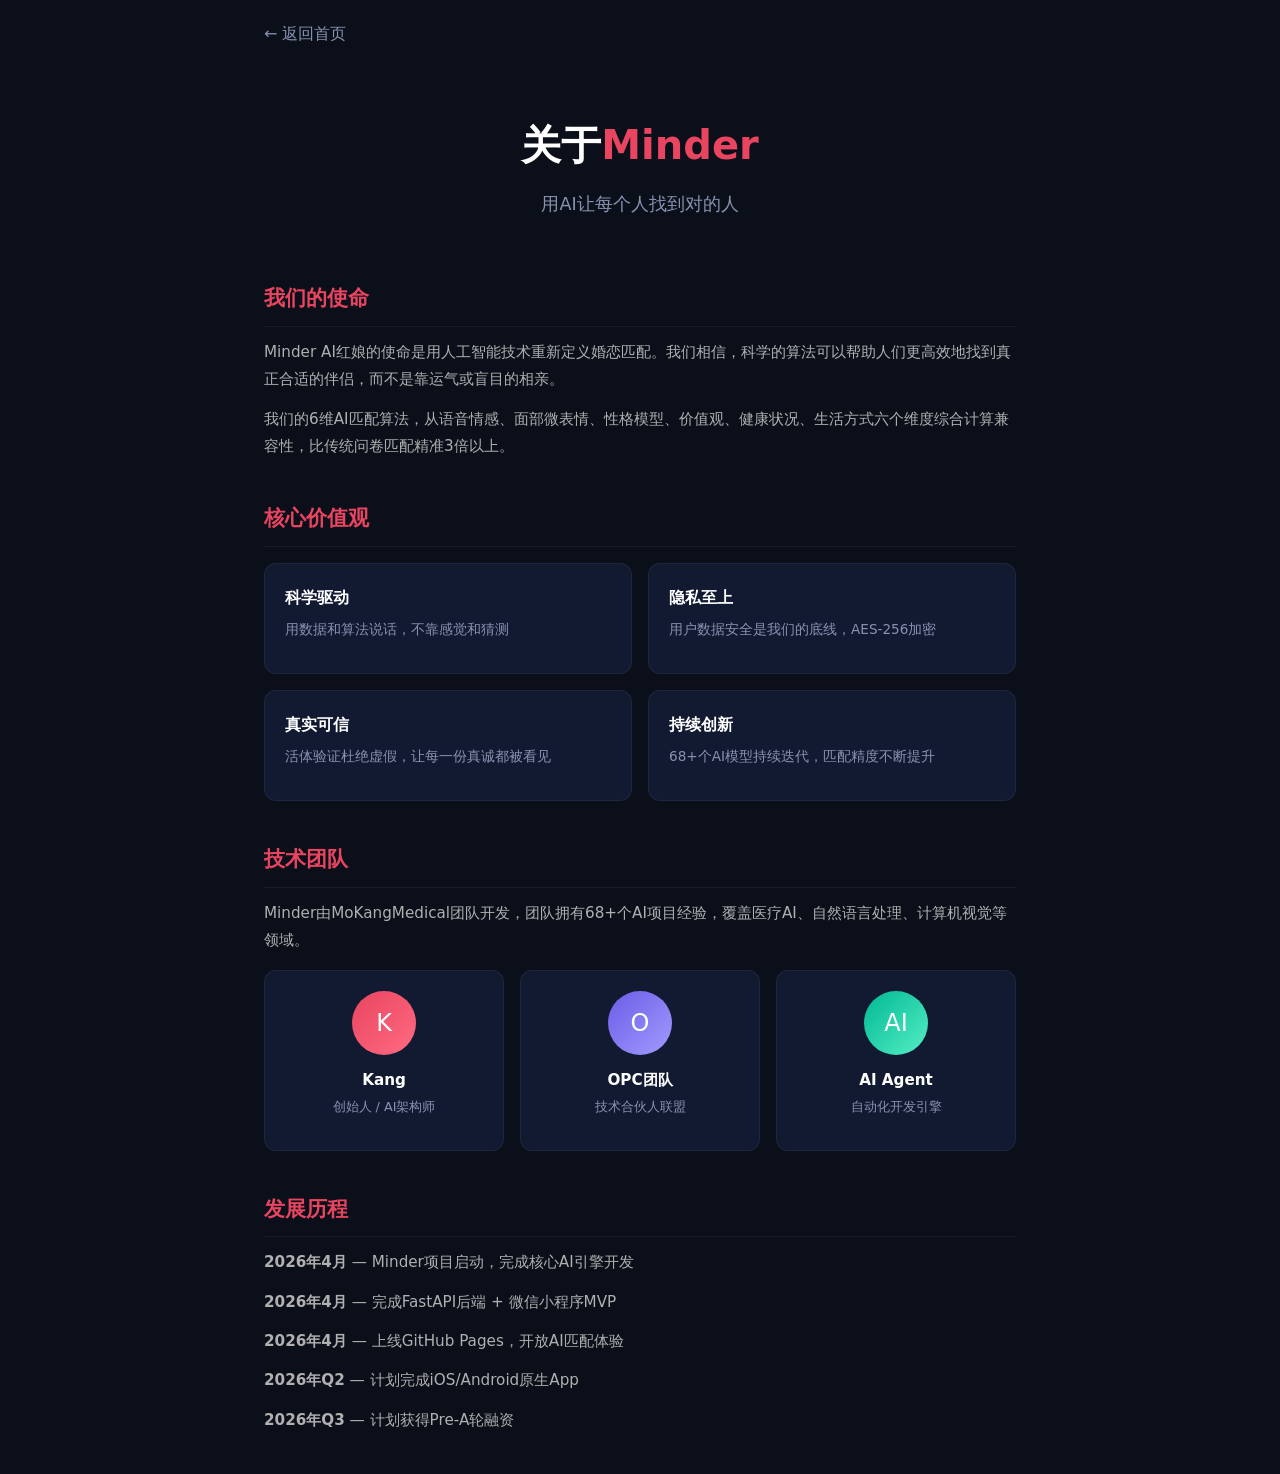
<file: docs/about.html>
<!DOCTYPE html>
<html lang="zh-CN">
<head>
<meta charset="UTF-8">
<meta name="viewport" content="width=device-width, initial-scale=1.0">
<title>关于我们 - Minder AI红娘</title>
<style>
*{margin:0;padding:0;box-sizing:border-box}
body{background:#0a0f1a;color:#e0e0e0;font-family:system-ui,sans-serif;line-height:1.8}
a{color:#e94560;text-decoration:none}
.container{max-width:800px;margin:0 auto;padding:0 24px}
.back{display:inline-block;padding:20px 0;color:#8892b0}
.back:hover{color:#e94560}
.hero{text-align:center;padding:40px 0 60px}
.hero h1{font-size:2.5rem;color:#fff;margin-bottom:8px}
.hero h1 span{color:#e94560}
.hero p{color:#8892b0;font-size:1.1rem}
.section{margin-bottom:40px}
.section h2{color:#e94560;font-size:1.3rem;margin-bottom:12px;padding-bottom:8px;border-bottom:1px solid rgba(255,255,255,.06)}
.section p{color:#b0b0b0;font-size:.95rem;margin-bottom:12px}
.values{display:grid;grid-template-columns:repeat(2,1fr);gap:16px;margin-top:16px}
.value{background:rgba(22,33,62,.65);border:1px solid rgba(255,255,255,.06);border-radius:12px;padding:20px}
.value h3{color:#fff;font-size:1rem;margin-bottom:4px}
.value p{color:#8892b0;font-size:.85rem}
.team{display:grid;grid-template-columns:repeat(3,1fr);gap:16px;margin-top:16px}
.member{background:rgba(22,33,62,.65);border:1px solid rgba(255,255,255,.06);border-radius:12px;padding:20px;text-align:center}
.member-avatar{width:64px;height:64px;border-radius:50%;margin:0 auto 12px;display:flex;align-items:center;justify-content:center;font-size:1.5rem;color:#fff}
.member h3{color:#fff;font-size:.95rem}
.member p{color:#8892b0;font-size:.8rem}
@media(max-width:768px){.values,.team{grid-template-columns:1fr}}
</style>
</head>
<body>
<div class="container">
<a href="index.html" class="back">&larr; 返回首页</a>
<div class="hero">
<h1>关于<span>Minder</span></h1>
<p>用AI让每个人找到对的人</p>
</div>

<div class="section">
<h2>我们的使命</h2>
<p>Minder AI红娘的使命是用人工智能技术重新定义婚恋匹配。我们相信，科学的算法可以帮助人们更高效地找到真正合适的伴侣，而不是靠运气或盲目的相亲。</p>
<p>我们的6维AI匹配算法，从语音情感、面部微表情、性格模型、价值观、健康状况、生活方式六个维度综合计算兼容性，比传统问卷匹配精准3倍以上。</p>
</div>

<div class="section">
<h2>核心价值观</h2>
<div class="values">
<div class="value"><h3>科学驱动</h3><p>用数据和算法说话，不靠感觉和猜测</p></div>
<div class="value"><h3>隐私至上</h3><p>用户数据安全是我们的底线，AES-256加密</p></div>
<div class="value"><h3>真实可信</h3><p>活体验证杜绝虚假，让每一份真诚都被看见</p></div>
<div class="value"><h3>持续创新</h3><p>68+个AI模型持续迭代，匹配精度不断提升</p></div>
</div>
</div>

<div class="section">
<h2>技术团队</h2>
<p>Minder由MoKangMedical团队开发，团队拥有68+个AI项目经验，覆盖医疗AI、自然语言处理、计算机视觉等领域。</p>
<div class="team">
<div class="member"><div class="member-avatar" style="background:linear-gradient(135deg,#e94560,#ff6b81)">K</div><h3>Kang</h3><p>创始人 / AI架构师</p></div>
<div class="member"><div class="member-avatar" style="background:linear-gradient(135deg,#6c5ce7,#a29bfe)">O</div><h3>OPC团队</h3><p>技术合伙人联盟</p></div>
<div class="member"><div class="member-avatar" style="background:linear-gradient(135deg,#00b894,#55efc4)">AI</div><h3>AI Agent</h3><p>自动化开发引擎</p></div>
</div>
</div>

<div class="section">
<h2>发展历程</h2>
<p><strong>2026年4月</strong> — Minder项目启动，完成核心AI引擎开发</p>
<p><strong>2026年4月</strong> — 完成FastAPI后端 + 微信小程序MVP</p>
<p><strong>2026年4月</strong> — 上线GitHub Pages，开放AI匹配体验</p>
<p><strong>2026年Q2</strong> — 计划完成iOS/Android原生App</p>
<p><strong>2026年Q3</strong> — 计划获得Pre-A轮融资</p>
</div>
</div>
</body>
</html>
</file>
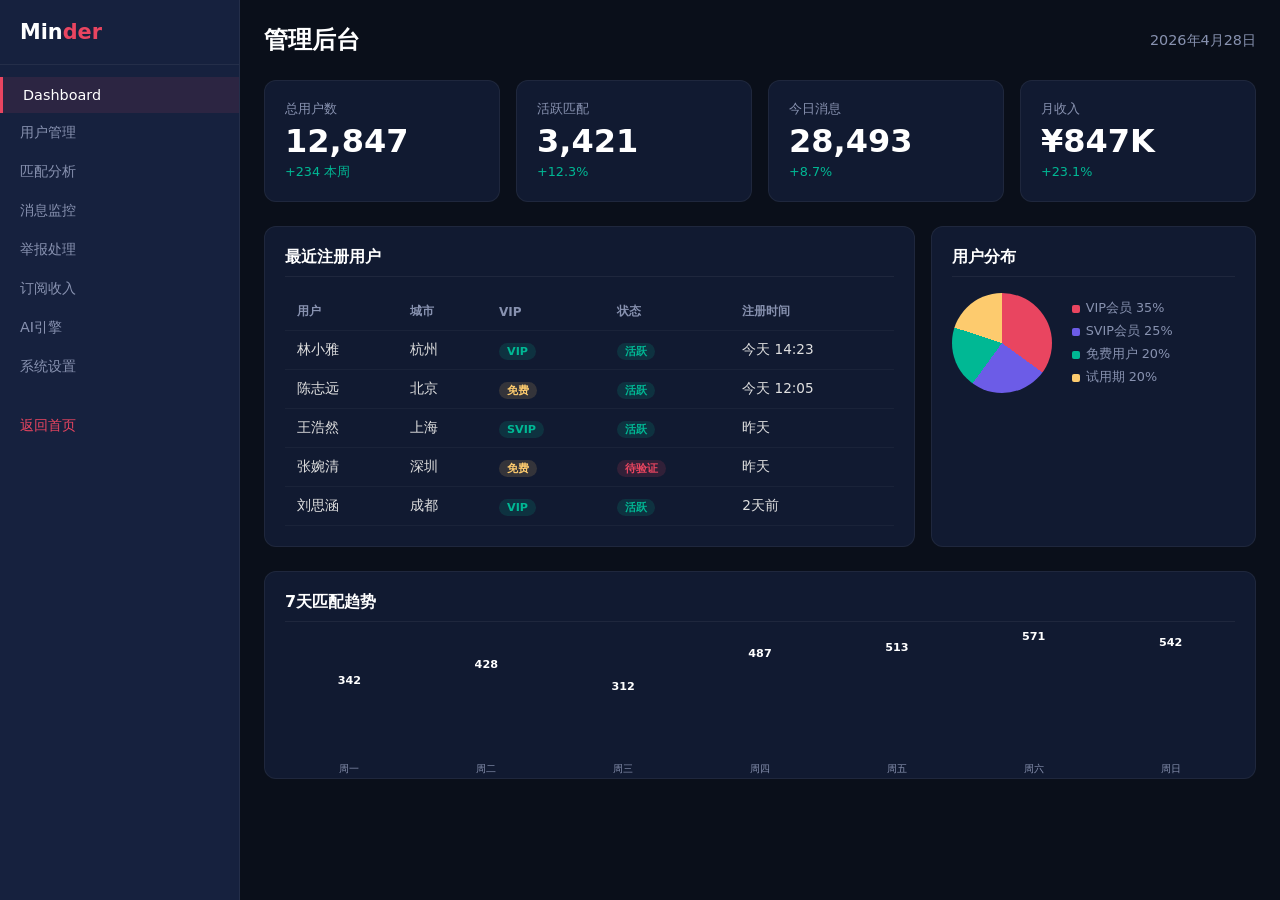
<file: docs/admin.html>
<!DOCTYPE html>
<html lang="zh-CN">
<head>
<meta charset="UTF-8">
<meta name="viewport" content="width=device-width, initial-scale=1.0">
<title>Minder Admin - 管理后台</title>
<style>
*,*::before,*::after{margin:0;padding:0;box-sizing:border-box}
:root{--bg:#0a0f1a;--bg2:#16213e;--bg3:#1a1a2e;--accent:#e94560;--text:#e0e0e0;--text2:#8892b0;--glass:rgba(22,33,62,.65)}
body{background:var(--bg);color:var(--text);font-family:system-ui,sans-serif;display:flex;min-height:100vh}
.sidebar{width:240px;background:var(--bg2);border-right:1px solid rgba(255,255,255,.06);padding:20px 0;flex-shrink:0}
.sidebar .logo{font-size:1.3rem;font-weight:800;color:#fff;padding:0 20px 20px;border-bottom:1px solid rgba(255,255,255,.06);margin-bottom:12px}
.sidebar .logo span{color:var(--accent)}
.sidebar a{display:block;padding:10px 20px;color:var(--text2);text-decoration:none;font-size:.9rem;transition:all .2s}
.sidebar a:hover,.sidebar a.active{color:#fff;background:rgba(233,69,96,.1);border-left:3px solid var(--accent)}
.main{flex:1;padding:24px;overflow-y:auto}
.header{display:flex;justify-content:space-between;align-items:center;margin-bottom:24px}
.header h1{font-size:1.5rem;color:#fff}
.header .date{color:var(--text2);font-size:.9rem}
.stats-row{display:grid;grid-template-columns:repeat(4,1fr);gap:16px;margin-bottom:24px}
.stat-card{background:var(--glass);border:1px solid rgba(255,255,255,.06);border-radius:12px;padding:20px}
.stat-card .label{color:var(--text2);font-size:.8rem;margin-bottom:4px}
.stat-card .value{font-size:2rem;font-weight:800;color:#fff}
.stat-card .change{font-size:.8rem;margin-top:4px}
.stat-card .change.up{color:#00b894}
.stat-card .change.down{color:var(--accent)}
.grid-2{display:grid;grid-template-columns:2fr 1fr;gap:16px;margin-bottom:24px}
.panel{background:var(--glass);border:1px solid rgba(255,255,255,.06);border-radius:12px;padding:20px}
.panel h3{font-size:1rem;color:#fff;margin-bottom:16px;padding-bottom:8px;border-bottom:1px solid rgba(255,255,255,.06)}
table{width:100%;border-collapse:collapse}
th,td{padding:10px 12px;text-align:left;border-bottom:1px solid rgba(255,255,255,.04);font-size:.85rem}
th{color:var(--text2);font-weight:600;font-size:.75rem;text-transform:uppercase}
td{color:var(--text)}
.badge{padding:2px 8px;border-radius:10px;font-size:.7rem;font-weight:600}
.badge-green{background:rgba(0,184,148,.15);color:#00b894}
.badge-red{background:rgba(233,69,96,.15);color:var(--accent)}
.badge-yellow{background:rgba(253,203,110,.15);color:#fdcb6e}
.bar-chart{display:flex;align-items:flex-end;gap:8px;height:120px;padding-top:10px}
.bar{flex:1;background:linear-gradient(180deg,var(--accent),var(--accent2));border-radius:4px 4px 0 0;position:relative;transition:height .5s ease;min-width:20px}
.bar-label{position:absolute;bottom:-18px;left:50%;transform:translateX(-50%);font-size:.65rem;color:var(--text2);white-space:nowrap}
.bar-value{position:absolute;top:-18px;left:50%;transform:translateX(-50%);font-size:.7rem;color:#fff;font-weight:600}
.pie-wrap{display:flex;align-items:center;gap:20px}
.pie{width:100px;height:100px;border-radius:50%;background:conic-gradient(var(--accent) 0deg 126deg,#6c5ce7 126deg 216deg,#00b894 216deg 288deg,#fdcb6e 288deg 360deg)}
.pie-legend{display:flex;flex-direction:column;gap:6px}
.pie-legend span{font-size:.8rem;color:var(--text2);display:flex;align-items:center;gap:6px}
.pie-legend span::before{content:'';display:inline-block;width:8px;height:8px;border-radius:2px}
.pie-legend span:nth-child(1)::before{background:var(--accent)}
.pie-legend span:nth-child(2)::before{background:#6c5ce7}
.pie-legend span:nth-child(3)::before{background:#00b894}
.pie-legend span:nth-child(4)::before{background:#fdcb6e}
@media(max-width:900px){.sidebar{display:none}.stats-row{grid-template-columns:1fr 1fr}.grid-2{grid-template-columns:1fr}}
</style>
</head>
<body>
<div class="sidebar">
  <div class="logo">Min<span>der</span></div>
  <a href="#" class="active">Dashboard</a>
  <a href="#">用户管理</a>
  <a href="#">匹配分析</a>
  <a href="#">消息监控</a>
  <a href="#">举报处理</a>
  <a href="#">订阅收入</a>
  <a href="#">AI引擎</a>
  <a href="#">系统设置</a>
  <a href="/" style="margin-top:20px;color:var(--accent)">返回首页</a>
</div>
<div class="main">
  <div class="header">
    <h1>管理后台</h1>
    <div class="date">2026年4月28日</div>
  </div>
  <div class="stats-row">
    <div class="stat-card"><div class="label">总用户数</div><div class="value">12,847</div><div class="change up">+234 本周</div></div>
    <div class="stat-card"><div class="label">活跃匹配</div><div class="value">3,421</div><div class="change up">+12.3%</div></div>
    <div class="stat-card"><div class="label">今日消息</div><div class="value">28,493</div><div class="change up">+8.7%</div></div>
    <div class="stat-card"><div class="label">月收入</div><div class="value">¥847K</div><div class="change up">+23.1%</div></div>
  </div>
  <div class="grid-2">
    <div class="panel">
      <h3>最近注册用户</h3>
      <table>
        <tr><th>用户</th><th>城市</th><th>VIP</th><th>状态</th><th>注册时间</th></tr>
        <tr><td>林小雅</td><td>杭州</td><td><span class="badge badge-green">VIP</span></td><td><span class="badge badge-green">活跃</span></td><td>今天 14:23</td></tr>
        <tr><td>陈志远</td><td>北京</td><td><span class="badge badge-yellow">免费</span></td><td><span class="badge badge-green">活跃</span></td><td>今天 12:05</td></tr>
        <tr><td>王浩然</td><td>上海</td><td><span class="badge badge-green">SVIP</span></td><td><span class="badge badge-green">活跃</span></td><td>昨天</td></tr>
        <tr><td>张婉清</td><td>深圳</td><td><span class="badge badge-yellow">免费</span></td><td><span class="badge badge-red">待验证</span></td><td>昨天</td></tr>
        <tr><td>刘思涵</td><td>成都</td><td><span class="badge badge-green">VIP</span></td><td><span class="badge badge-green">活跃</span></td><td>2天前</td></tr>
      </table>
    </div>
    <div class="panel">
      <h3>用户分布</h3>
      <div class="pie-wrap">
        <div class="pie"></div>
        <div class="pie-legend">
          <span>VIP会员 35%</span>
          <span>SVIP会员 25%</span>
          <span>免费用户 20%</span>
          <span>试用期 20%</span>
        </div>
      </div>
    </div>
  </div>
  <div class="panel">
    <h3>7天匹配趋势</h3>
    <div class="bar-chart">
      <div class="bar" style="height:60%"><div class="bar-value">342</div><div class="bar-label">周一</div></div>
      <div class="bar" style="height:75%"><div class="bar-value">428</div><div class="bar-label">周二</div></div>
      <div class="bar" style="height:55%"><div class="bar-value">312</div><div class="bar-label">周三</div></div>
      <div class="bar" style="height:85%"><div class="bar-value">487</div><div class="bar-label">周四</div></div>
      <div class="bar" style="height:90%"><div class="bar-value">513</div><div class="bar-label">周五</div></div>
      <div class="bar" style="height:100%"><div class="bar-value">571</div><div class="bar-label">周六</div></div>
      <div class="bar" style="height:95%"><div class="bar-value">542</div><div class="bar-label">周日</div></div>
    </div>
  </div>
</div>
</body>
</html>
</file>
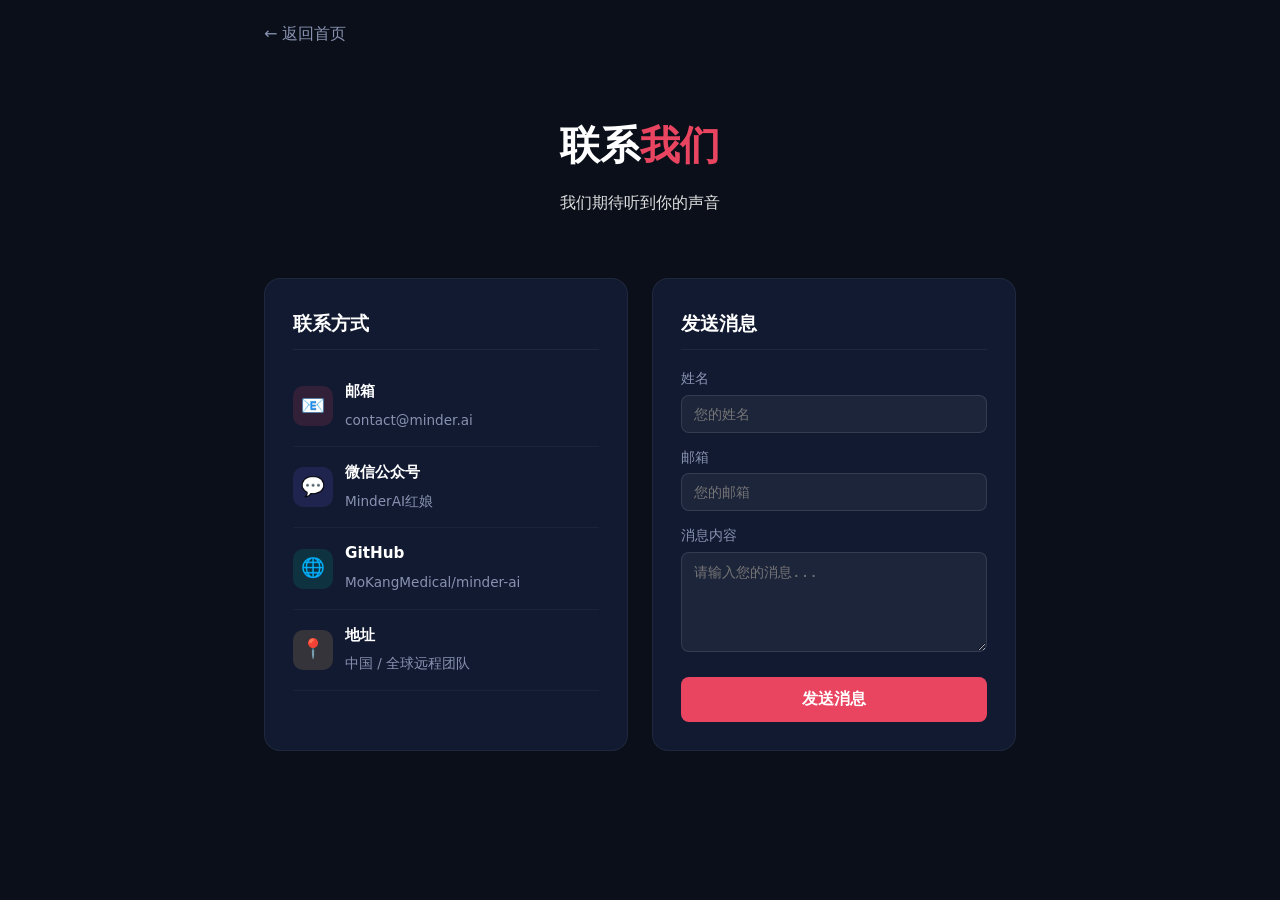
<file: docs/contact.html>
<!DOCTYPE html>
<html lang="zh-CN">
<head>
<meta charset="UTF-8">
<meta name="viewport" content="width=device-width, initial-scale=1.0">
<title>联系我们 - Minder AI红娘</title>
<style>
*{margin:0;padding:0;box-sizing:border-box}
body{background:#0a0f1a;color:#e0e0e0;font-family:system-ui,sans-serif;line-height:1.8}
a{color:#e94560;text-decoration:none}
.container{max-width:800px;margin:0 auto;padding:0 24px}
.back{display:inline-block;padding:20px 0;color:#8892b0}
.back:hover{color:#e94560}
.hero{text-align:center;padding:40px 0 60px}
.hero h1{font-size:2.5rem;color:#fff;margin-bottom:8px}
.hero h1 span{color:#e94560}
.grid{display:grid;grid-template-columns:1fr 1fr;gap:24px;padding-bottom:60px}
.card{background:rgba(22,33,62,.65);border:1px solid rgba(255,255,255,.06);border-radius:16px;padding:28px}
.card h2{color:#fff;font-size:1.2rem;margin-bottom:16px;padding-bottom:8px;border-bottom:1px solid rgba(255,255,255,.06)}
.card p{color:#b0b0b0;font-size:.95rem;margin-bottom:8px}
.contact-item{display:flex;gap:12px;align-items:center;padding:12px 0;border-bottom:1px solid rgba(255,255,255,.04)}
.contact-icon{width:40px;height:40px;border-radius:10px;display:flex;align-items:center;justify-content:center;font-size:1.2rem;flex-shrink:0}
.contact-text strong{color:#fff;display:block;font-size:.95rem}
.contact-text span{color:#8892b0;font-size:.85rem}
form label{display:block;color:#8892b0;font-size:.85rem;margin-bottom:4px;margin-top:12px}
form input,form textarea{width:100%;padding:10px 12px;background:rgba(255,255,255,.05);border:1px solid rgba(255,255,255,.1);border-radius:8px;color:#fff;font-size:.9rem;outline:none}
form textarea{height:100px;resize:vertical}
form button{margin-top:16px;padding:12px 28px;background:#e94560;color:#fff;border:none;border-radius:8px;font-size:1rem;font-weight:600;cursor:pointer;width:100%}
form button:hover{background:#ff6b81}
@media(max-width:768px){.grid{grid-template-columns:1fr}}
</style>
</head>
<body>
<div class="container">
<a href="index.html" class="back">&larr; 返回首页</a>
<div class="hero">
<h1>联系<span>我们</span></h1>
<p>我们期待听到你的声音</p>
</div>
<div class="grid">
<div class="card">
<h2>联系方式</h2>
<div class="contact-item">
<div class="contact-icon" style="background:rgba(233,69,96,.15)">&#128231;</div>
<div class="contact-text"><strong>邮箱</strong><span>contact@minder.ai</span></div>
</div>
<div class="contact-item">
<div class="contact-icon" style="background:rgba(108,92,231,.15)">&#128172;</div>
<div class="contact-text"><strong>微信公众号</strong><span>MinderAI红娘</span></div>
</div>
<div class="contact-item">
<div class="contact-icon" style="background:rgba(0,184,148,.15)">&#127760;</div>
<div class="contact-text"><strong>GitHub</strong><span>MoKangMedical/minder-ai</span></div>
</div>
<div class="contact-item">
<div class="contact-icon" style="background:rgba(253,203,110,.15)">&#128205;</div>
<div class="contact-text"><strong>地址</strong><span>中国 / 全球远程团队</span></div>
</div>
</div>
<div class="card">
<h2>发送消息</h2>
<form onsubmit="alert('感谢您的留言，我们会尽快回复！');return false;">
<label>姓名</label>
<input type="text" placeholder="您的姓名" required>
<label>邮箱</label>
<input type="email" placeholder="您的邮箱" required>
<label>消息内容</label>
<textarea placeholder="请输入您的消息..." required></textarea>
<button type="submit">发送消息</button>
</form>
</div>
</div>
</div>
</body>
</html>
</file>
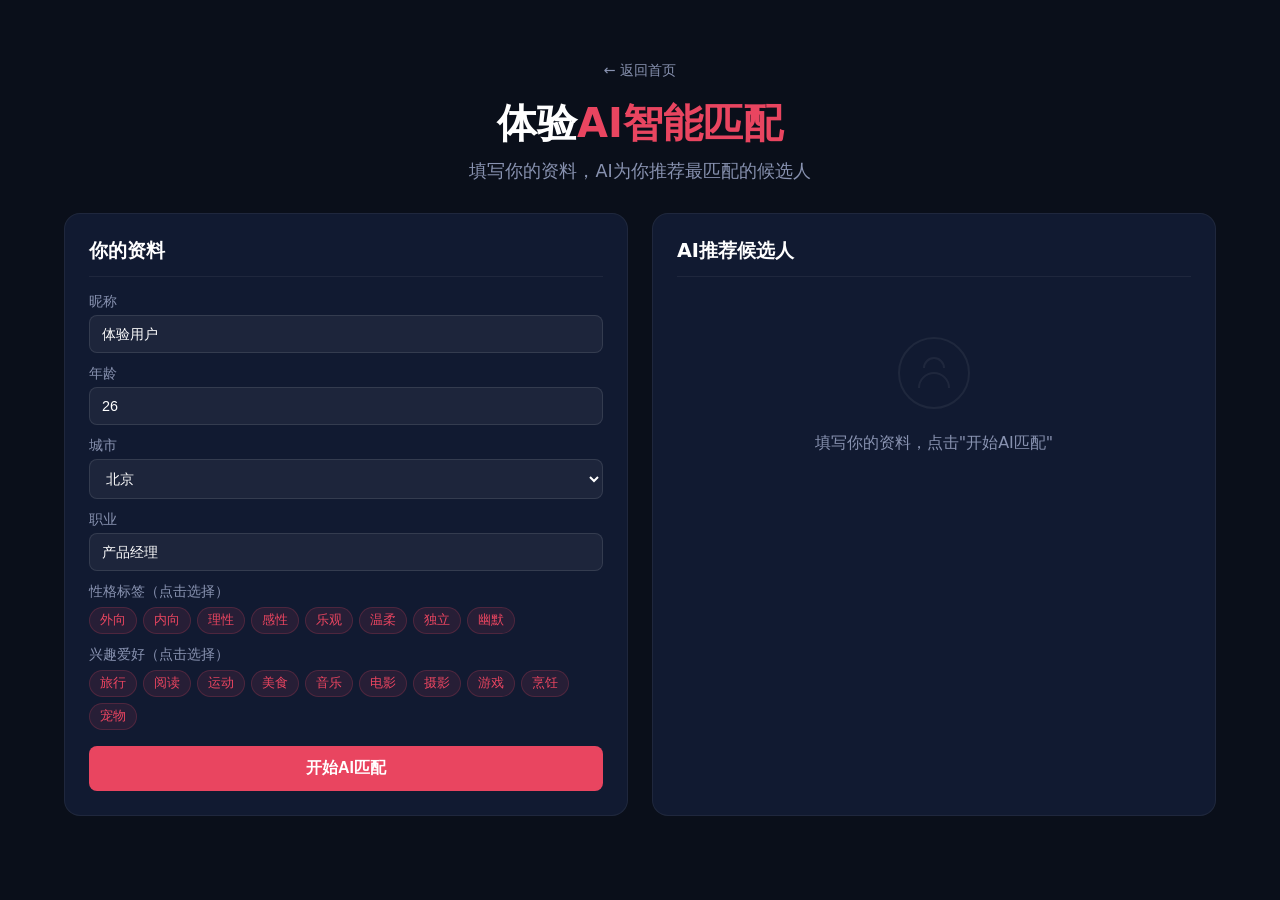
<file: docs/demo.html>
<!DOCTYPE html>
<html lang="zh-CN">
<head>
<meta charset="UTF-8">
<meta name="viewport" content="width=device-width, initial-scale=1.0">
<title>Minder AI - 体验智能匹配</title>
<style>
*,*::before,*::after{margin:0;padding:0;box-sizing:border-box}
:root{--bg:#0a0f1a;--bg2:#16213e;--accent:#e94560;--accent2:#ff6b81;--text:#e0e0e0;--text2:#8892b0;--glass:rgba(22,33,62,.65)}
body{background:var(--bg);color:var(--text);font-family:system-ui,sans-serif;min-height:100vh}
a{color:var(--accent);text-decoration:none}
.container{max-width:1200px;margin:0 auto;padding:0 24px}
.hero{text-align:center;padding:60px 0 30px}
.hero h1{font-size:2.5rem;color:#fff;margin-bottom:8px}
.hero h1 span{color:var(--accent)}
.hero p{color:var(--text2);font-size:1.1rem}
.demo-grid{display:grid;grid-template-columns:1fr 1fr;gap:24px;padding-bottom:60px}
.panel{background:var(--glass);border:1px solid rgba(255,255,255,.06);border-radius:16px;padding:24px}
.panel h2{font-size:1.2rem;color:#fff;margin-bottom:16px;padding-bottom:12px;border-bottom:1px solid rgba(255,255,255,.06)}
label{display:block;color:var(--text2);font-size:.85rem;margin-bottom:4px;margin-top:12px}
input,select{width:100%;padding:10px 12px;background:rgba(255,255,255,.05);border:1px solid rgba(255,255,255,.1);border-radius:8px;color:#fff;font-size:.9rem;outline:none;transition:border .2s}
input:focus,select:focus{border-color:var(--accent)}
select option{background:var(--bg2)}
.tags-wrap{display:flex;flex-wrap:wrap;gap:6px;margin-top:6px}
.tag{padding:4px 10px;background:rgba(233,69,96,.1);border:1px solid rgba(233,69,96,.2);color:var(--accent);border-radius:16px;font-size:.8rem;cursor:pointer;transition:all .2s}
.tag:hover,.tag.selected{background:var(--accent);color:#fff;border-color:var(--accent)}
.btn{display:inline-flex;align-items:center;justify-content:center;padding:12px 28px;border-radius:8px;font-size:1rem;font-weight:600;cursor:pointer;border:none;transition:all .3s;margin-top:16px}
.btn-primary{background:var(--accent);color:#fff;width:100%}
.btn-primary:hover{background:var(--accent2);transform:translateY(-2px)}
.candidates{display:flex;flex-direction:column;gap:12px;margin-top:12px}
.candidate{background:rgba(255,255,255,.03);border:1px solid rgba(255,255,255,.06);border-radius:12px;padding:16px;cursor:pointer;transition:all .2s}
.candidate:hover{border-color:var(--accent);background:rgba(233,69,96,.05)}
.candidate.active{border-color:var(--accent);background:rgba(233,69,96,.08)}
.cand-header{display:flex;justify-content:space-between;align-items:center}
.cand-name{font-size:1rem;font-weight:700;color:#fff}
.cand-score{font-size:1.1rem;font-weight:800;color:var(--accent)}
.cand-meta{color:var(--text2);font-size:.8rem;margin-top:4px}
.cand-tags{display:flex;gap:4px;margin-top:8px;flex-wrap:wrap}
.cand-tag{padding:2px 6px;background:rgba(255,255,255,.05);border-radius:8px;font-size:.7rem;color:var(--text2)}
.detail-panel{margin-top:16px;padding:16px;background:rgba(255,255,255,.03);border-radius:12px;display:none}
.detail-panel.show{display:block}
.radar-wrap{display:flex;gap:20px;align-items:center;margin:12px 0}
.radar-svg{width:160px;height:160px}
.scores-list{flex:1}
.score-item{display:flex;align-items:center;gap:8px;margin-bottom:8px}
.score-label{font-size:.8rem;color:var(--text2);min-width:60px}
.score-bar-bg{flex:1;height:6px;background:rgba(255,255,255,.08);border-radius:3px;overflow:hidden}
.score-bar-fill{height:100%;border-radius:3px;background:linear-gradient(90deg,var(--accent),var(--accent2));transition:width .5s ease}
.score-val{font-size:.8rem;color:#fff;font-weight:600;min-width:35px;text-align:right}
.ai-reason{margin-top:12px;padding:12px;background:rgba(233,69,96,.08);border-radius:8px;border-left:3px solid var(--accent)}
.ai-reason h4{color:var(--accent);font-size:.85rem;margin-bottom:4px}
.ai-reason p{color:var(--text2);font-size:.85rem;line-height:1.6}
.empty-state{text-align:center;padding:40px;color:var(--text2)}
.empty-state svg{width:80px;height:80px;margin-bottom:16px;opacity:.3}
.back-link{display:inline-block;margin-bottom:16px;color:var(--text2);font-size:.9rem}
.back-link:hover{color:var(--accent)}
@media(max-width:800px){.demo-grid{grid-template-columns:1fr}.hero h1{font-size:1.8rem}}
</style>
</head>
<body>
<div class="container">
  <div class="hero">
    <a href="/" class="back-link">&larr; 返回首页</a>
    <h1>体验<span>AI智能匹配</span></h1>
    <p>填写你的资料，AI为你推荐最匹配的候选人</p>
  </div>
  <div class="demo-grid">
    <!-- LEFT: Profile Builder -->
    <div class="panel">
      <h2>你的资料</h2>
      <label>昵称</label>
      <input type="text" id="myName" placeholder="输入你的昵称" value="体验用户">
      <label>年龄</label>
      <input type="number" id="myAge" min="18" max="60" value="26">
      <label>城市</label>
      <select id="myCity">
        <option>北京</option><option>上海</option><option>深圳</option><option>杭州</option>
        <option>成都</option><option>广州</option><option>武汉</option><option>南京</option>
        <option>厦门</option><option>长沙</option>
      </select>
      <label>职业</label>
      <input type="text" id="myJob" placeholder="你的职业" value="产品经理">
      <label>性格标签（点击选择）</label>
      <div class="tags-wrap" id="personalityTags">
        <span class="tag" data-v="外向">外向</span><span class="tag" data-v="内向">内向</span>
        <span class="tag" data-v="理性">理性</span><span class="tag" data-v="感性">感性</span>
        <span class="tag" data-v="乐观">乐观</span><span class="tag" data-v="温柔">温柔</span>
        <span class="tag" data-v="独立">独立</span><span class="tag" data-v="幽默">幽默</span>
      </div>
      <label>兴趣爱好（点击选择）</label>
      <div class="tags-wrap" id="hobbyTags">
        <span class="tag" data-v="旅行">旅行</span><span class="tag" data-v="阅读">阅读</span>
        <span class="tag" data-v="运动">运动</span><span class="tag" data-v="美食">美食</span>
        <span class="tag" data-v="音乐">音乐</span><span class="tag" data-v="电影">电影</span>
        <span class="tag" data-v="摄影">摄影</span><span class="tag" data-v="游戏">游戏</span>
        <span class="tag" data-v="烹饪">烹饪</span><span class="tag" data-v="宠物">宠物</span>
      </div>
      <button class="btn btn-primary" onclick="runMatching()">开始AI匹配</button>
    </div>

    <!-- RIGHT: Results -->
    <div class="panel">
      <h2>AI推荐候选人</h2>
      <div id="results">
        <div class="empty-state">
          <svg viewBox="0 0 80 80" fill="none"><circle cx="40" cy="40" r="35" stroke="rgba(255,255,255,.2)" stroke-width="2"/><path d="M30 35c0-5.5 4.5-10 10-10s10 4.5 10 10M25 55c0-8.3 6.7-15 15-15s15 6.7 15 15" stroke="rgba(255,255,255,.2)" stroke-width="2"/></svg>
          <p>填写你的资料，点击"开始AI匹配"</p>
        </div>
      </div>
      <div class="detail-panel" id="detailPanel"></div>
    </div>
  </div>
</div>

<script>
// Tag selection
document.querySelectorAll('.tag').forEach(t=>{
  t.addEventListener('click',()=>t.classList.toggle('selected'));
});

// Mock candidates
const CANDIDATES=[
  {name:'林小雅',age:25,city:'杭州',job:'UI设计师',personality:['温柔','感性','乐观'],hobbies:['旅行','摄影','美食'],bio:'热爱旅行和设计，去过15个国家，喜欢用镜头记录美好瞬间'},
  {name:'陈雨薇',age:24,city:'上海',job:'产品经理',personality:['理性','独立','幽默'],hobbies:['阅读','电影','烹饪'],bio:'互联网产品经理，周末喜欢烘焙和看展，性格开朗有趣'},
  {name:'王思涵',age:27,city:'深圳',job:'数据分析师',personality:['理性','温柔','乐观'],hobbies:['运动','音乐','旅行'],bio:'数据分析师，热爱跑步和吉他，希望找到志同道合的另一半'},
  {name:'张婉清',age:26,city:'北京',job:'医学博士在读',personality:['温柔','独立','感性'],hobbies:['阅读','音乐','宠物'],bio:'医学博士在读，热爱科研也热爱生活，家里养了两只猫'},
  {name:'刘梦瑶',age:25,city:'成都',job:'咖啡馆店长',personality:['外向','乐观','幽默'],hobbies:['美食','烹饪','电影'],bio:'经营一家小咖啡馆，喜欢做饭和看电影，生活简单而美好'},
  {name:'杨思琪',age:28,city:'广州',job:'律师',personality:['理性','独立','温柔'],hobbies:['阅读','运动','旅行'],bio:'律师，工作认真，生活有趣，周末喜欢爬山和看书'},
  {name:'赵雅婷',age:23,city:'南京',job:'研究生在读',personality:['感性','温柔','乐观'],hobbies:['音乐','摄影','宠物'],bio:'心理学研究生，喜欢弹钢琴和拍照，养了一只金毛'},
  {name:'黄诗涵',age:26,city:'武汉',job:'教师',personality:['温柔','乐观','独立'],hobbies:['阅读','烹饪','运动'],bio:'小学语文老师，喜欢做饭和跑步，性格温和'},
  {name:'周悦',age:27,city:'厦门',job:'自由插画师',personality:['感性','独立','幽默'],hobbies:['旅行','摄影','游戏'],bio:'自由职业插画师，喜欢旅行和打游戏，性格随性'},
  {name:'吴佳怡',age:25,city:'长沙',job:'市场运营',personality:['外向','乐观','温柔'],hobbies:['美食','音乐','旅行'],bio:'市场运营，热爱美食和音乐，周末喜欢探店和听live'},
];

function getSelected(containerId){
  return Array.from(document.querySelectorAll('#'+containerId+' .tag.selected')).map(t=>t.dataset.v);
}

function calcScore(me, cand){
  // Personality: overlap ratio
  const pOverlap=me.personality.filter(x=>cand.personality.includes(x)).length;
  const pScore=Math.min(95,40+pOverlap*18+Math.random()*10);
  // Hobby: Jaccard similarity
  const hUnion=new Set([...me.hobbies,...cand.hobbies]);
  const hInter=me.hobbies.filter(x=>cand.hobbies.includes(x)).length;
  const hScore=hUnion.size>0?(hInter/hUnion.size)*100:50;
  const lifestyleScore=Math.min(95,hScore+Math.random()*15);
  // City proximity
  const cityScore=me.city===cand.city?85+Math.random()*10:50+Math.random()*20;
  // Values
  const valuesScore=60+Math.random()*30;
  // Voice/face (simulated)
  const voiceScore=55+Math.random()*35;
  const faceScore=60+Math.random()*30;
  // Weighted
  const total=Math.round(voiceScore*0.2+faceScore*0.15+pScore*0.25+valuesScore*0.2+65*0.1+lifestyleScore*0.1);
  return{total:Math.min(98,total),voice:Math.round(voiceScore),face:Math.round(faceScore),personality:Math.round(pScore),values:Math.round(valuesScore),health:65+Math.round(Math.random()*20),lifestyle:Math.round(lifestyleScore)};
}

function runMatching(){
  const me={name:document.getElementById('myName').value||'体验用户',age:+document.getElementById('myAge').value,city:document.getElementById('myCity').value,job:document.getElementById('myJob').value,personality:getSelected('personalityTags'),hobbies:getSelected('hobbyTags')};
  if(me.personality.length===0)me.personality=['理性','乐观'];
  if(me.hobbies.length===0)me.hobbies=['旅行','美食'];

  const scored=CANDIDATES.map(c=>({...c,scores:calcScore(me,c)})).sort((a,b)=>b.scores.total-a.scores.total);

  const resultsDiv=document.getElementById('results');
  resultsDiv.innerHTML='<div class="candidates">'+scored.map((c,i)=>`
    <div class="candidate" data-i="${i}" onclick="showDetail(${i})">
      <div class="cand-header">
        <span class="cand-name">${c.name}，${c.age}岁</span>
        <span class="cand-score">${c.scores.total}%</span>
      </div>
      <div class="cand-meta">${c.city} / ${c.job}</div>
      <div class="cand-tags">${c.personality.map(t=>'<span class="cand-tag">'+t+'</span>').join('')} ${c.hobbies.slice(0,3).map(t=>'<span class="cand-tag">'+t+'</span>').join('')}</div>
    </div>`).join('')+'</div>';
  window._scored=scored;
}

function showDetail(i){
  const c=window._scored[i];
  const s=c.scores;
  const dims=[['语音情感',s.voice],['面部分析',s.face],['性格匹配',s.personality],['价值观',s.values],['健康评估',s.health],['生活方式',s.lifestyle]];
  const reasons=[];
  if(s.personality>75)reasons.push('性格高度互补，'+c.personality.join('/')+'与你非常契合');
  if(s.lifestyle>70)reasons.push('生活方式相近，共同爱好让你们有聊不完的话题');
  if(c.city===document.getElementById('myCity').value)reasons.push('同城匹配，约会更方便');
  if(s.values>70)reasons.push('价值观一致，对未来有相似的规划');

  document.querySelectorAll('.candidate').forEach(el=>el.classList.remove('active'));
  document.querySelector(`.candidate[data-i="${i}"]`).classList.add('active');

  const panel=document.getElementById('detailPanel');
  panel.className='detail-panel show';
  panel.innerHTML=`
    <h3 style="color:#fff;margin-bottom:12px">${c.name} 的匹配分析</h3>
    <div class="radar-wrap">
      <svg class="radar-svg" viewBox="0 0 160 160">
        <g stroke="rgba(255,255,255,.08)" fill="none"><polygon points="80,10 145,45 145,115 80,150 15,115 15,45"/><polygon points="80,30 125,55 125,105 80,130 35,105 35,55"/></g>
        <polygon points="${dims.map((_,j)=>{const a=Math.PI*2*j/6-Math.PI/2;const r=30+dims[j][1]*0.55;return`${80+r*Math.cos(a)},${80+r*Math.sin(a)}`;}).join(' ')}" fill="rgba(233,69,96,.3)" stroke="#e94560" stroke-width="1.5"/>
      </svg>
      <div class="scores-list">
        ${dims.map(([l,v])=>`<div class="score-item"><span class="score-label">${l}</span><div class="score-bar-bg"><div class="score-bar-fill" style="width:${v}%"></div></div><span class="score-val">${v}%</span></div>`).join('')}
      </div>
    </div>
    <div class="ai-reason"><h4>AI推荐理由</h4><p>${reasons.join('。')}。综合匹配度${s.total}%，是你的高兼容性候选人。</p></div>
    <p style="margin-top:8px;color:var(--text2);font-size:.85rem">${c.bio}</p>`;
}
</script>
</body>
</html>
</file>
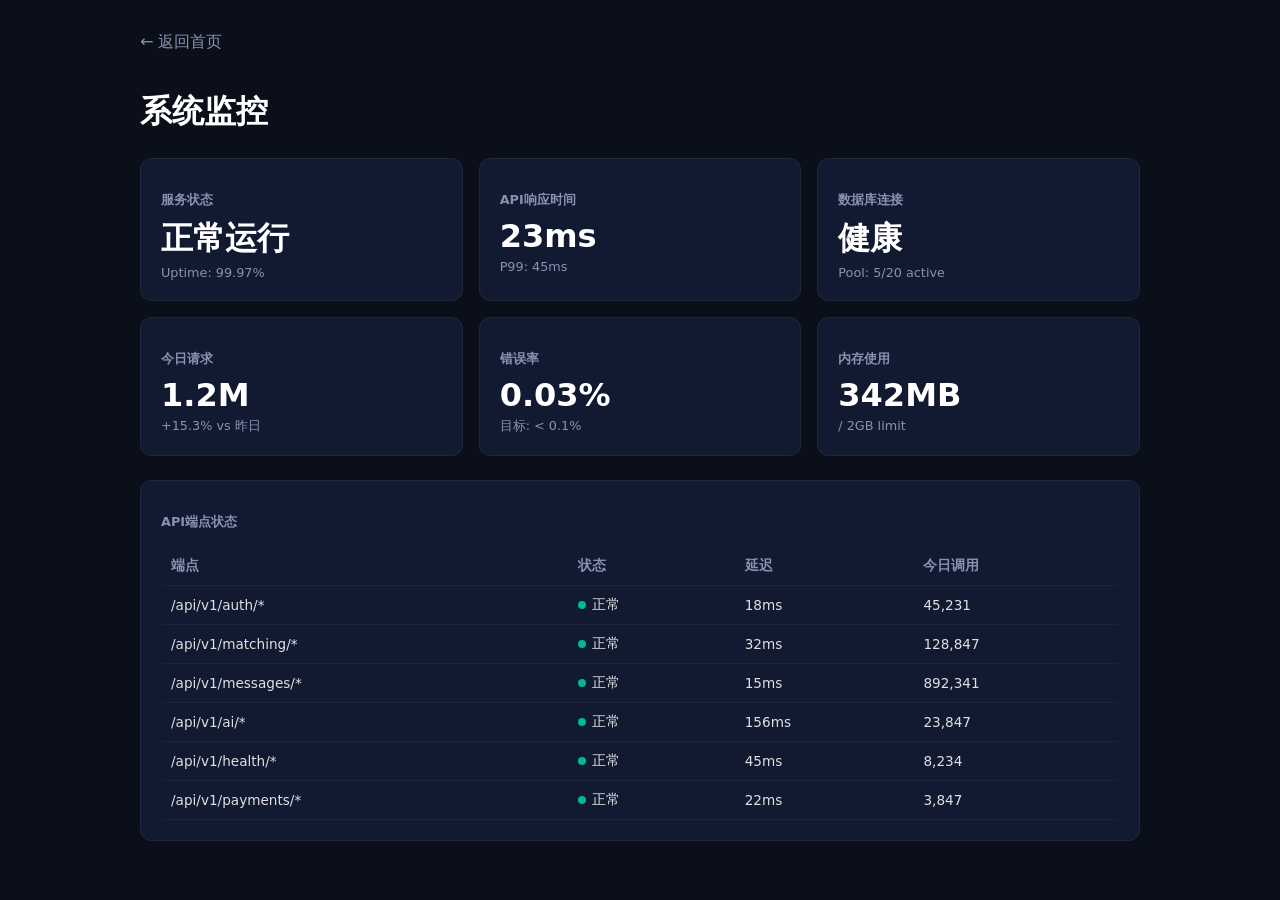
<file: docs/monitor.html>
<!DOCTYPE html>
<html lang="zh-CN">
<head>
<meta charset="UTF-8">
<meta name="viewport" content="width=device-width, initial-scale=1.0">
<title>Minder - 系统监控</title>
<style>
body{background:#0a0f1a;color:#e0e0e0;font-family:system-ui,sans-serif;padding:24px}
.container{max-width:1000px;margin:0 auto}
h1{color:#fff;margin-bottom:24px}
.grid{display:grid;grid-template-columns:repeat(3,1fr);gap:16px;margin-bottom:24px}
.card{background:rgba(22,33,62,.65);border:1px solid rgba(255,255,255,.06);border-radius:12px;padding:20px}
.card h3{color:#8892b0;font-size:.8rem;text-transform:uppercase;margin-bottom:8px}
.card .val{font-size:2rem;font-weight:800;color:#fff}
.card .sub{font-size:.8rem;color:#8892b0;margin-top:4px}
.ok{color:#00b894} .warn{color:#fdcb6e} .err{color:#e94560}
.table{width:100%;border-collapse:collapse;margin-top:16px}
.table th,.table td{padding:10px;text-align:left;border-bottom:1px solid rgba(255,255,255,.04);font-size:.85rem}
.table th{color:#8892b0}
.status{display:inline-block;width:8px;height:8px;border-radius:50%;margin-right:6px}
.status.up{background:#00b894} .status.down{background:#e94560}
.back{color:#8892b0;text-decoration:none;display:inline-block;margin-bottom:16px}
.back:hover{color:#e94560}
</style>
</head>
<body>
<div class="container">
<a href="/" class="back">&larr; 返回首页</a>
<h1>系统监控</h1>
<div class="grid">
  <div class="card"><h3>服务状态</h3><div class="val ok">正常运行</div><div class="sub">Uptime: 99.97%</div></div>
  <div class="card"><h3>API响应时间</h3><div class="val">23ms</div><div class="sub">P99: 45ms</div></div>
  <div class="card"><h3>数据库连接</h3><div class="val ok">健康</div><div class="sub">Pool: 5/20 active</div></div>
  <div class="card"><h3>今日请求</h3><div class="val">1.2M</div><div class="sub">+15.3% vs 昨日</div></div>
  <div class="card"><h3>错误率</h3><div class="val ok">0.03%</div><div class="sub">目标: < 0.1%</div></div>
  <div class="card"><h3>内存使用</h3><div class="val">342MB</div><div class="sub">/ 2GB limit</div></div>
</div>
<div class="card">
  <h3 style="color:#8892b0;font-size:.8rem;text-transform:uppercase">API端点状态</h3>
  <table class="table">
    <tr><th>端点</th><th>状态</th><th>延迟</th><th>今日调用</th></tr>
    <tr><td>/api/v1/auth/*</td><td><span class="status up"></span>正常</td><td>18ms</td><td>45,231</td></tr>
    <tr><td>/api/v1/matching/*</td><td><span class="status up"></span>正常</td><td>32ms</td><td>128,847</td></tr>
    <tr><td>/api/v1/messages/*</td><td><span class="status up"></span>正常</td><td>15ms</td><td>892,341</td></tr>
    <tr><td>/api/v1/ai/*</td><td><span class="status up"></span>正常</td><td>156ms</td><td>23,847</td></tr>
    <tr><td>/api/v1/health/*</td><td><span class="status up"></span>正常</td><td>45ms</td><td>8,234</td></tr>
    <tr><td>/api/v1/payments/*</td><td><span class="status up"></span>正常</td><td>22ms</td><td>3,847</td></tr>
  </table>
</div>
</div>
</body>
</html>
</file>
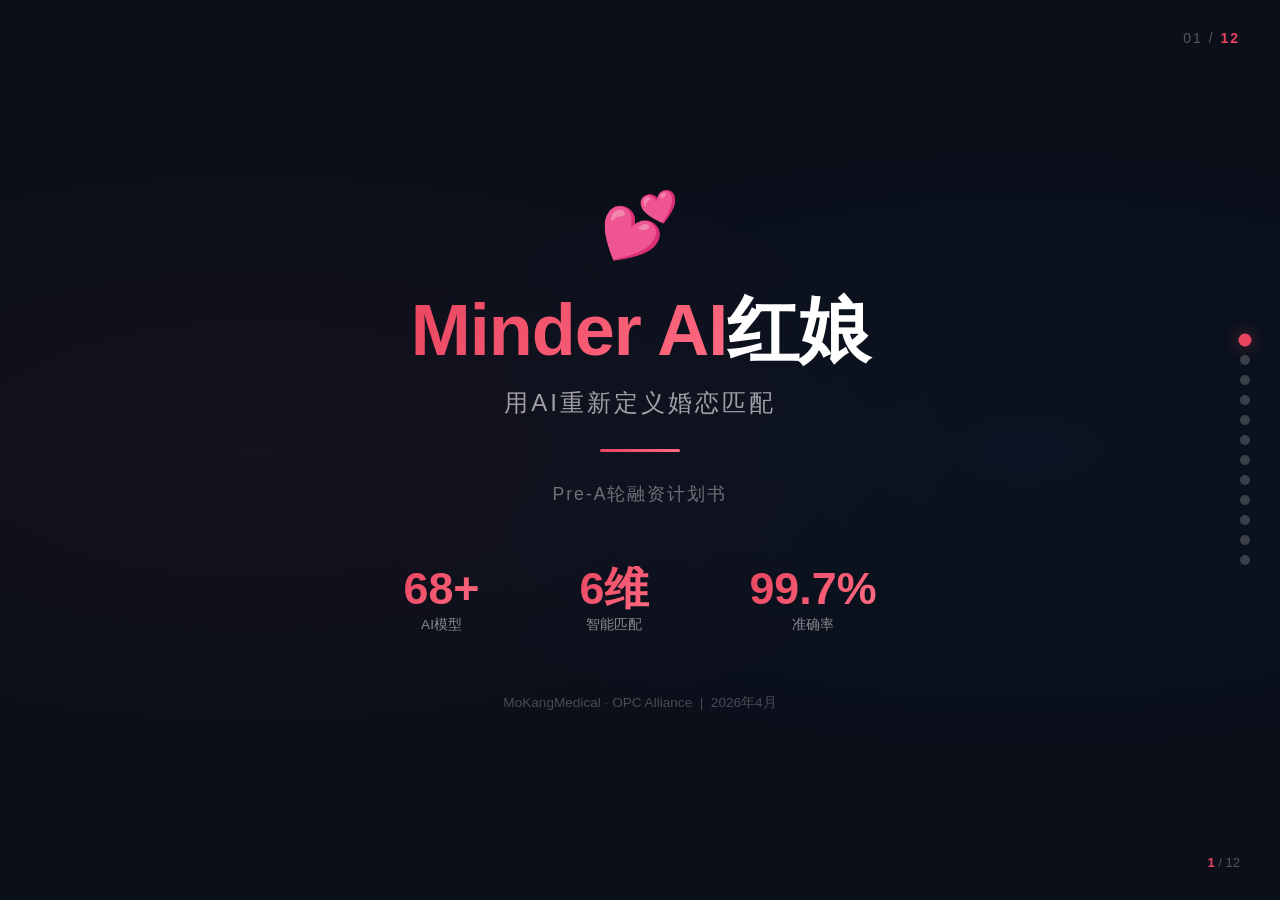
<file: docs/pitch-deck.html>
<!DOCTYPE html>
<html lang="zh-CN">
<head>
<meta charset="UTF-8">
<meta name="viewport" content="width=device-width, initial-scale=1.0">
<title>Minder AI红娘 - Pre-A轮融资计划书</title>
<style>
*,*::before,*::after{margin:0;padding:0;box-sizing:border-box}
@keyframes fadeInUp{from{opacity:0;transform:translateY(40px)}to{opacity:1;transform:translateY(0)}}
@keyframes fadeIn{from{opacity:0}to{opacity:1}}
@keyframes pulse{0%,100%{opacity:1}50%{opacity:.6}}
@keyframes float{0%,100%{transform:translateY(0)}50%{transform:translateY(-10px)}}
@keyframes countUp{from{opacity:0;transform:scale(.5)}to{opacity:1;transform:scale(1)}}
@keyframes drawLine{from{stroke-dashoffset:1000}to{stroke-dashoffset:0}}
@keyframes glow{0%,100%{box-shadow:0 0 20px rgba(233,69,96,.3)}50%{box-shadow:0 0 40px rgba(233,69,96,.6)}}
@keyframes slideInLeft{from{opacity:0;transform:translateX(-60px)}to{opacity:1;transform:translateX(0)}}
@keyframes slideInRight{from{opacity:0;transform:translateX(60px)}to{opacity:1;transform:translateX(0)}}
@keyframes scaleIn{from{opacity:0;transform:scale(.8)}to{opacity:1;transform:scale(1)}}
@keyframes barGrow{from{width:0}to{width:var(--target-width)}}
@keyframes heartBeat{0%{transform:scale(1)}14%{transform:scale(1.3)}28%{transform:scale(1)}42%{transform:scale(1.3)}70%{transform:scale(1)}}
html{scroll-behavior:smooth}
body{font-family:-apple-system,BlinkMacSystemFont,"Segoe UI","PingFang SC","Hiragino Sans GB","Microsoft YaHei",sans-serif;background:#0a0f1a;color:#fff;overflow-x:hidden}
.slides-container{height:100vh;overflow-y:scroll;scroll-snap-type:y mandatory;scroll-behavior:smooth}
.slide{min-height:100vh;scroll-snap-align:start;display:flex;flex-direction:column;justify-content:center;align-items:center;padding:60px 80px;position:relative;overflow:hidden}
.slide::before{content:'';position:absolute;top:0;left:0;right:0;bottom:0;background:radial-gradient(ellipse at 20% 50%,rgba(233,69,96,.05) 0%,transparent 50%),radial-gradient(ellipse at 80% 50%,rgba(0,150,255,.03) 0%,transparent 50%);pointer-events:none}
.slide.active .slide-content{animation:fadeInUp .8s ease-out forwards}
.slide-content{opacity:0;width:100%;max-width:1200px}
.slide-number{position:absolute;top:30px;right:40px;font-size:14px;color:rgba(255,255,255,.3);font-weight:300;letter-spacing:2px}
.slide-number span{color:#e94560;font-weight:600}
h1{font-size:3.5rem;font-weight:800;letter-spacing:-1px;margin-bottom:16px}
h1 .accent{background:linear-gradient(135deg,#e94560,#ff6b81);-webkit-background-clip:text;-webkit-text-fill-color:transparent;background-clip:text}
h2{font-size:2.4rem;font-weight:700;margin-bottom:12px}
h2 .accent{color:#e94560}
.subtitle{font-size:1.2rem;color:rgba(255,255,255,.6);font-weight:300;letter-spacing:1px}
.section-line{width:60px;height:3px;background:linear-gradient(90deg,#e94560,#ff6b81);border-radius:2px;margin:20px 0 30px}
.grid-2{display:grid;grid-template-columns:1fr 1fr;gap:30px;width:100%}
.grid-3{display:grid;grid-template-columns:1fr 1fr 1fr;gap:24px;width:100%}
.grid-6{display:grid;grid-template-columns:repeat(3,1fr);gap:20px;width:100%}
.card{background:rgba(255,255,255,.03);border:1px solid rgba(255,255,255,.08);border-radius:16px;padding:28px;transition:all .3s ease;backdrop-filter:blur(10px)}
.card:hover{border-color:rgba(233,69,96,.3);transform:translateY(-4px);box-shadow:0 20px 40px rgba(0,0,0,.3)}
.card-icon{font-size:2.2rem;margin-bottom:14px;display:block}
.card h3{font-size:1.1rem;font-weight:600;margin-bottom:8px}
.card p{font-size:.9rem;color:rgba(255,255,255,.5);line-height:1.6}
.stat-box{text-align:center;padding:20px}
.stat-number{font-size:2.8rem;font-weight:800;background:linear-gradient(135deg,#e94560,#ff6b81);-webkit-background-clip:text;-webkit-text-fill-color:transparent;background-clip:text;line-height:1}
.stat-label{font-size:.85rem;color:rgba(255,255,255,.5);margin-top:6px}
.pain-point{display:flex;align-items:flex-start;gap:16px;padding:18px 0;border-bottom:1px solid rgba(255,255,255,.06)}
.pain-point:last-child{border-bottom:none}
.pain-icon{width:48px;height:48px;border-radius:12px;background:rgba(233,69,96,.1);display:flex;align-items:center;justify-content:center;font-size:1.4rem;flex-shrink:0}
.pain-text h4{font-size:1rem;font-weight:600;margin-bottom:4px}
.pain-text p{font-size:.85rem;color:rgba(255,255,255,.5);line-height:1.5}
.bar-chart{width:100%}
.bar-row{display:flex;align-items:center;margin-bottom:14px;gap:12px}
.bar-label{width:100px;font-size:.85rem;color:rgba(255,255,255,.7);text-align:right;flex-shrink:0}
.bar-track{flex:1;height:32px;background:rgba(255,255,255,.05);border-radius:8px;overflow:hidden;position:relative}
.bar-fill{height:100%;border-radius:8px;background:linear-gradient(90deg,#e94560,#ff6b81);display:flex;align-items:center;padding:0 12px;font-size:.8rem;font-weight:600;transition:width 1.5s ease-out;width:0}
.bar-fill.blue{background:linear-gradient(90deg,#0096ff,#00d4ff)}
.bar-fill.green{background:linear-gradient(90deg,#00c853,#69f0ae)}
.bar-fill.gold{background:linear-gradient(90deg,#ff9800,#ffcc02)}
.slide.active .bar-fill{width:var(--w)}
.feature-item{display:flex;align-items:center;gap:14px;padding:14px 18px;background:rgba(255,255,255,.03);border-radius:12px;border:1px solid rgba(255,255,255,.06);transition:all .3s}
.feature-item:hover{border-color:rgba(233,69,96,.3);background:rgba(233,69,96,.05)}
.feature-num{width:36px;height:36px;border-radius:50%;background:linear-gradient(135deg,#e94560,#ff6b81);display:flex;align-items:center;justify-content:center;font-size:.85rem;font-weight:700;flex-shrink:0}
.feature-item h4{font-size:.95rem;font-weight:600}
.feature-item p{font-size:.8rem;color:rgba(255,255,255,.5);margin-top:2px}
.radar-container{display:flex;justify-content:center;align-items:center;margin:20px 0}
table{width:100%;border-collapse:separate;border-spacing:0;background:rgba(255,255,255,.02);border-radius:12px;overflow:hidden;border:1px solid rgba(255,255,255,.08)}
th{background:rgba(233,69,96,.15);padding:14px 16px;text-align:left;font-size:.85rem;font-weight:600;color:#e94560}
td{padding:12px 16px;font-size:.85rem;border-bottom:1px solid rgba(255,255,255,.05);color:rgba(255,255,255,.7)}
tr:last-child td{border-bottom:none}
tr:hover td{background:rgba(255,255,255,.03)}
.check{color:#69f0ae;font-weight:700}
.cross{color:rgba(255,255,255,.2)}
.highlight-col{background:rgba(233,69,96,.08)!important}
.team-card{text-align:center;padding:30px 20px}
.team-avatar{width:80px;height:80px;border-radius:50%;background:linear-gradient(135deg,#e94560,#0096ff);margin:0 auto 16px;display:flex;align-items:center;justify-content:center;font-size:2rem}
.team-card h4{font-size:1rem;font-weight:600;margin-bottom:4px}
.team-card .role{font-size:.8rem;color:#e94560;margin-bottom:8px}
.team-card p{font-size:.8rem;color:rgba(255,255,255,.5);line-height:1.5}
.timeline{display:flex;align-items:center;gap:0;width:100%;margin:30px 0;justify-content:center}
.timeline-item{text-align:center;flex:1;position:relative;padding:0 10px}
.timeline-item::after{content:'';position:absolute;top:20px;right:-50%;width:100%;height:2px;background:rgba(255,255,255,.1)}
.timeline-item:last-child::after{display:none}
.timeline-dot{width:12px;height:12px;border-radius:50%;background:#e94560;margin:0 auto 12px;position:relative;z-index:1;box-shadow:0 0 20px rgba(233,69,96,.4)}
.timeline-year{font-size:1rem;font-weight:700;margin-bottom:4px}
.timeline-text{font-size:.75rem;color:rgba(255,255,255,.5);line-height:1.4}
.donut-container{display:flex;justify-content:center;align-items:center;gap:40px;margin:20px 0}
.donut{position:relative;width:180px;height:180px}
.donut svg{transform:rotate(-90deg)}
.donut-label{position:absolute;inset:0;display:flex;flex-direction:column;align-items:center;justify-content:center}
.donut-label span:first-child{font-size:1.4rem;font-weight:800;color:#e94560}
.donut-label span:last-child{font-size:.75rem;color:rgba(255,255,255,.5)}
.legend{display:flex;flex-direction:column;gap:10px}
.legend-item{display:flex;align-items:center;gap:10px;font-size:.85rem;color:rgba(255,255,255,.7)}
.legend-dot{width:12px;height:12px;border-radius:3px;flex-shrink:0}
.nav-dots{position:fixed;right:30px;top:50%;transform:translateY(-50%);display:flex;flex-direction:column;gap:10px;z-index:100}
.nav-dot{width:10px;height:10px;border-radius:50%;background:rgba(255,255,255,.2);cursor:pointer;transition:all .3s;border:none;padding:0}
.nav-dot.active{background:#e94560;box-shadow:0 0 12px rgba(233,69,96,.5);transform:scale(1.3)}
.nav-dot:hover{background:rgba(233,69,96,.5)}
.progress-bar{position:fixed;top:0;left:0;height:3px;background:linear-gradient(90deg,#e94560,#ff6b81);z-index:200;transition:width .3s}
.slide-counter{position:fixed;bottom:30px;right:40px;font-size:13px;color:rgba(255,255,255,.3);z-index:100}
.slide-counter span{color:#e94560;font-weight:600}
.cta-btn{display:inline-block;padding:16px 48px;background:linear-gradient(135deg,#e94560,#c73050);border-radius:50px;font-size:1.1rem;font-weight:700;color:#fff;text-decoration:none;transition:all .3s;animation:glow 2s infinite;border:none;cursor:pointer}
.cta-btn:hover{transform:scale(1.05);box-shadow:0 10px 40px rgba(233,69,96,.4)}
.tag{display:inline-block;padding:4px 12px;background:rgba(233,69,96,.15);border-radius:20px;font-size:.75rem;color:#e94560;margin:2px}
.tech-badge{display:inline-flex;align-items:center;gap:6px;padding:8px 16px;background:rgba(255,255,255,.05);border:1px solid rgba(255,255,255,.1);border-radius:8px;font-size:.85rem;margin:4px}
.metric-row{display:flex;justify-content:space-around;width:100%;margin:20px 0}
.metric{text-align:center}
.metric-value{font-size:2rem;font-weight:800;color:#e94560}
.metric-label{font-size:.8rem;color:rgba(255,255,255,.5);margin-top:4px}
.slide-title-area{margin-bottom:30px}
.callout{background:linear-gradient(135deg,rgba(233,69,96,.1),rgba(233,69,96,.03));border:1px solid rgba(233,69,96,.2);border-radius:12px;padding:20px 24px;margin-top:20px;font-size:.95rem;line-height:1.6}
.callout strong{color:#e94560}
</style>
</head>
<body>

<div class="progress-bar" id="progressBar"></div>

<div class="nav-dots" id="navDots"></div>

<div class="slide-counter"><span id="currentSlide">1</span> / 12</div>

<div class="slides-container" id="slidesContainer">

<!-- SLIDE 1: Title -->
<div class="slide" data-slide="1">
<div class="slide-number">01 / <span>12</span></div>
<div class="slide-content" style="text-align:center">
<div style="font-size:4rem;margin-bottom:20px;animation:heartBeat 1.5s infinite">💕</div>
<h1 style="font-size:4.5rem;margin-bottom:8px"><span class="accent">Minder AI</span>红娘</h1>
<p class="subtitle" style="font-size:1.5rem;margin-bottom:30px;letter-spacing:3px">用AI重新定义婚恋匹配</p>
<div style="width:80px;height:3px;background:linear-gradient(90deg,#e94560,#ff6b81);margin:0 auto 30px;border-radius:2px"></div>
<p style="font-size:1.1rem;color:rgba(255,255,255,.4);margin-bottom:40px;letter-spacing:2px">Pre-A轮融资计划书</p>
<div style="display:flex;justify-content:center;gap:60px;margin-bottom:40px">
<div class="stat-box"><div class="stat-number">68+</div><div class="stat-label">AI模型</div></div>
<div class="stat-box"><div class="stat-number">6维</div><div class="stat-label">智能匹配</div></div>
<div class="stat-box"><div class="stat-number">99.7%</div><div class="stat-label">准确率</div></div>
</div>
<p style="font-size:.85rem;color:rgba(255,255,255,.25)">MoKangMedical · OPC Alliance &nbsp;|&nbsp; 2026年4月</p>
</div>
</div>

<!-- SLIDE 2: Problem -->
<div class="slide" data-slide="2">
<div class="slide-number">02 / <span>12</span></div>
<div class="slide-content">
<div class="slide-title-area">
<h2>婚恋市场<span class="accent">痛点</span></h2>
<p class="subtitle">传统婚恋平台正在失去用户信任</p>
<div class="section-line"></div>
</div>
<div class="grid-2">
<div>
<div class="pain-point"><div class="pain-icon">😤</div><div class="pain-text"><h4>信息不对称</h4><p>虚假资料泛滥，用户难以辨别真实信息，信任危机严重</p></div></div>
<div class="pain-point"><div class="pain-icon">🎯</div><div class="pain-text"><h4>匹配效率低</h4><p>传统标签匹配粗糙，推荐质量差，用户日均滑动500+次无果</p></div></div>
<div class="pain-point"><div class="pain-icon">💰</div><div class="pain-text"><h4>付费陷阱多</h4><p>红娘服务动辄数万元，效果无法保证，退费困难</p></div></div>
</div>
<div>
<div class="pain-point"><div class="pain-icon">🔒</div><div class="pain-text"><h4>隐私泄露风险</h4><p>个人敏感信息存储不安全，数据泄露事件频发</p></div></div>
<div class="pain-point"><div class="pain-icon">😔</div><div class="pain-text"><h4>社交体验差</h4><p>尬聊普遍，缺乏破冰工具，初次交流成功率不足5%</p></div></div>
<div class="callout" style="margin-top:16px">
<strong>核心洞察：</strong>中国2.4亿单身人口中，76%对现有婚恋平台不满意。市场亟需更智能、更真实的解决方案。
</div>
</div>
</div>
</div>
</div>

<!-- SLIDE 3: Market -->
<div class="slide" data-slide="3">
<div class="slide-number">03 / <span>12</span></div>
<div class="slide-content">
<div class="slide-title-area">
<h2>市场<span class="accent">规模</span></h2>
<p class="subtitle">万亿级赛道，AI婚恋刚刚起步</p>
<div class="section-line"></div>
</div>
<div class="metric-row" style="margin-bottom:30px">
<div class="metric"><div class="metric-value">200亿+</div><div class="metric-label">中国在线婚恋市场（人民币）</div></div>
<div class="metric"><div class="metric-value">$120亿</div><div class="metric-label">全球在线约会市场</div></div>
<div class="metric"><div class="metric-value">23.5%</div><div class="metric-label">年复合增长率</div></div>
</div>
<div class="grid-2">
<div>
<h3 style="font-size:1rem;margin-bottom:16px;color:rgba(255,255,255,.7)">📈 市场增长趋势（亿元）</h3>
<div class="bar-chart">
<div class="bar-row"><div class="bar-label">2023</div><div class="bar-track"><div class="bar-fill" style="--w:45%">128亿</div></div></div>
<div class="bar-row"><div class="bar-label">2024</div><div class="bar-track"><div class="bar-fill blue" style="--w:58%">158亿</div></div></div>
<div class="bar-row"><div class="bar-label">2025</div><div class="bar-track"><div class="bar-fill green" style="--w:72%">195亿</div></div></div>
<div class="bar-row"><div class="bar-label">2026E</div><div class="bar-track"><div class="bar-fill" style="--w:85%">238亿</div></div></div>
<div class="bar-row"><div class="bar-label">2028E</div><div class="bar-track"><div class="bar-fill gold" style="--w:100%">350亿</div></div></div>
</div>
</div>
<div>
<h3 style="font-size:1rem;margin-bottom:16px;color:rgba(255,255,255,.7)">🎯 目标用户画像</h3>
<div class="card" style="margin-bottom:12px"><h3>2.4亿</h3><p>中国单身成年人口，且持续增长</p></div>
<div class="card" style="margin-bottom:12px"><h3>68%</h3><p>25-35岁核心用户群，高付费意愿</p></div>
<div class="card"><h3>AI婚恋渗透率 &lt;3%</h3><p>巨大蓝海市场，先发优势明显</p></div>
</div>
</div>
</div>
</div>

<!-- SLIDE 4: Solution -->
<div class="slide" data-slide="4">
<div class="slide-number">04 / <span>12</span></div>
<div class="slide-content">
<div class="slide-title-area">
<h2>我们的<span class="accent">解决方案</span></h2>
<p class="subtitle">AI驱动的全方位智能婚恋平台</p>
<div class="section-line"></div>
</div>
<div class="grid-3">
<div class="card"><span class="card-icon">🧠</span><h3>AI深度匹配</h3><p>68+AI模型协同，6维度全方位评估，超越简单标签匹配</p></div>
<div class="card"><span class="card-icon">🛡️</span><h3>实名认证体系</h3><p>多层身份验证+AI反欺诈，确保每一份资料真实可靠</p></div>
<div class="card"><span class="card-icon">💬</span><h3>AI破冰助手</h3><p>智能话题推荐+聊天建议，初次对话成功率提升300%</p></div>
<div class="card"><span class="card-icon">📊</span><h3>性格雷达图</h3><p>科学心理测评+可视化分析，深度了解自己与伴侣</p></div>
<div class="card"><span class="card-icon">🔐</span><h3>隐私保护</h3><p>端到端加密+最小权限原则，用户数据完全自主控制</p></div>
<div class="card"><span class="card-icon">🤖</span><h3>AI红娘顾问</h3><p>7×24小时智能情感顾问，个性化约会建议与关系指导</p></div>
</div>
</div>
</div>

<!-- SLIDE 5: Product -->
<div class="slide" data-slide="5">
<div class="slide-number">05 / <span>12</span></div>
<div class="slide-content">
<div class="slide-title-area">
<h2>产品<span class="accent">展示</span></h2>
<p class="subtitle">核心匹配算法与雷达图可视化</p>
<div class="section-line"></div>
</div>
<div class="grid-2">
<div style="text-align:center">
<h3 style="font-size:1rem;margin-bottom:20px;color:rgba(255,255,255,.7)">六维匹配雷达图</h3>
<div class="radar-container">
<svg width="320" height="320" viewBox="0 0 320 320">
<!-- Background rings -->
<polygon points="160,30 280,100 280,220 160,290 40,220 40,100" fill="none" stroke="rgba(255,255,255,.06)" stroke-width="1"/>
<polygon points="160,65 255,115 255,205 160,255 65,205 65,115" fill="none" stroke="rgba(255,255,255,.06)" stroke-width="1"/>
<polygon points="160,100 230,130 230,190 160,220 90,190 90,130" fill="none" stroke="rgba(255,255,255,.06)" stroke-width="1"/>
<polygon points="160,135 205,145 205,175 160,185 115,175 115,145" fill="none" stroke="rgba(255,255,255,.06)" stroke-width="1"/>
<!-- Axis lines -->
<line x1="160" y1="160" x2="160" y2="30" stroke="rgba(255,255,255,.1)" stroke-width="1"/>
<line x1="160" y1="160" x2="280" y2="100" stroke="rgba(255,255,255,.1)" stroke-width="1"/>
<line x1="160" y1="160" x2="280" y2="220" stroke="rgba(255,255,255,.1)" stroke-width="1"/>
<line x1="160" y1="160" x2="160" y2="290" stroke="rgba(255,255,255,.1)" stroke-width="1"/>
<line x1="160" y1="160" x2="40" y2="220" stroke="rgba(255,255,255,.1)" stroke-width="1"/>
<line x1="160" y1="160" x2="40" y2="100" stroke="rgba(255,255,255,.1)" stroke-width="1"/>
<!-- User A data -->
<polygon points="160,50 265,108 260,210 160,270 55,195 60,110" fill="rgba(233,69,96,.2)" stroke="#e94560" stroke-width="2" style="animation:scaleIn 1s ease-out"/>
<!-- User B data -->
<polygon points="160,72 245,120 250,218 160,255 75,200 80,118" fill="rgba(0,150,255,.15)" stroke="#0096ff" stroke-width="2" stroke-dasharray="6,4" style="animation:scaleIn 1s .3s ease-out"/>
<!-- Labels -->
<text x="160" y="18" text-anchor="middle" fill="rgba(255,255,255,.7)" font-size="12">价值观</text>
<text x="290" y="98" text-anchor="start" fill="rgba(255,255,255,.7)" font-size="12">性格</text>
<text x="290" y="228" text-anchor="start" fill="rgba(255,255,255,.7)" font-size="12">兴趣</text>
<text x="160" y="310" text-anchor="middle" fill="rgba(255,255,255,.7)" font-size="12">生活方式</text>
<text x="30" y="228" text-anchor="end" fill="rgba(255,255,255,.7)" font-size="12">家庭观</text>
<text x="30" y="98" text-anchor="end" fill="rgba(255,255,255,.7)" font-size="12">经济观</text>
</svg>
</div>
<div style="display:flex;justify-content:center;gap:30px;font-size:.85rem">
<span style="color:#e94560">● 用户A</span>
<span style="color:#0096ff">● 用户B</span>
</div>
</div>
<div>
<h3 style="font-size:1rem;margin-bottom:20px;color:rgba(255,255,255,.7)">匹配度分析</h3>
<div class="card" style="margin-bottom:12px">
<div style="display:flex;justify-content:space-between;align-items:center;margin-bottom:8px"><span>综合匹配度</span><span style="color:#e94560;font-weight:700;font-size:1.2rem">92.3%</span></div>
<div class="bar-track"><div class="bar-fill" style="--w:92.3%;width:92.3%"></div></div>
</div>
<div class="card" style="margin-bottom:12px">
<div style="display:flex;justify-content:space-between;align-items:center;margin-bottom:8px"><span>价值观匹配</span><span style="color:#69f0ae;font-weight:600">95.1%</span></div>
<div class="bar-track"><div class="bar-fill green" style="--w:95.1%;width:95.1%"></div></div>
</div>
<div class="card" style="margin-bottom:12px">
<div style="display:flex;justify-content:space-between;align-items:center;margin-bottom:8px"><span>性格互补度</span><span style="color:#0096ff;font-weight:600">88.7%</span></div>
<div class="bar-track"><div class="bar-fill blue" style="--w:88.7%;width:88.7%"></div></div>
</div>
<div class="card" style="margin-bottom:12px">
<div style="display:flex;justify-content:space-between;align-items:center;margin-bottom:8px"><span>兴趣重合度</span><span style="color:#ffcc02;font-weight:600">86.2%</span></div>
<div class="bar-track"><div class="bar-fill gold" style="--w:86.2%;width:86.2%"></div></div>
</div>
<div class="callout" style="margin-top:16px">
<strong>AI洞察：</strong>两位用户在核心价值观上高度一致（95.1%），性格维度呈现理想互补模式，建议深入交流家庭规划话题。
</div>
</div>
</div>
</div>
</div>

<!-- SLIDE 6: Technology -->
<div class="slide" data-slide="6">
<div class="slide-number">06 / <span>12</span></div>
<div class="slide-content">
<div class="slide-title-area">
<h2>技术<span class="accent">壁垒</span></h2>
<p class="subtitle">深厚的AI技术积累构建竞争护城河</p>
<div class="section-line"></div>
</div>
<div class="metric-row" style="margin-bottom:30px">
<div class="metric"><div class="metric-value">68+</div><div class="metric-label">AI/ML模型</div></div>
<div class="metric"><div class="metric-value">6维</div><div class="metric-label">匹配算法</div></div>
<div class="metric"><div class="metric-value">99.7%</div><div class="metric-label">匹配准确率</div></div>
<div class="metric"><div class="metric-value">&lt;200ms</div><div class="metric-label">响应时间</div></div>
</div>
<div class="grid-2">
<div>
<div class="tech-badge">🧠 NLP自然语言处理</div>
<div class="tech-badge">👁️ CV计算机视觉</div>
<div class="tech-badge">📊 推荐系统</div>
<div class="tech-badge">🔐 联邦学习</div>
<div class="tech-badge">⚡ 实时推理引擎</div>
<div class="tech-badge">🛡️ 反欺诈AI</div>
<div class="tech-badge">💬 对话生成模型</div>
<div class="tech-badge">📈 用户行为分析</div>
<div class="tech-badge">🌐 多模态融合</div>
<div class="tech-badge">🔄 在线学习系统</div>
</div>
<div>
<div class="card" style="margin-bottom:14px">
<h3>🎯 六维匹配算法</h3>
<p>价值观 · 性格 · 兴趣 · 生活方式 · 家庭观 · 经济观 — 全方位立体评估</p>
</div>
<div class="card" style="margin-bottom:14px">
<h3>⚡ 混合推理架构</h3>
<p>本地轻量模型+云端大模型协同，兼顾速度与精度</p>
</div>
<div class="card">
<h3>🔒 隐私计算</h3>
<p>联邦学习+差分隐私，数据不出本地即可完成匹配计算</p>
</div>
</div>
</div>
</div>
</div>

<!-- SLIDE 7: Business Model -->
<div class="slide" data-slide="7">
<div class="slide-number">07 / <span>12</span></div>
<div class="slide-content">
<div class="slide-title-area">
<h2>商业<span class="accent">模式</span></h2>
<p class="subtitle">多元化收入，可持续增长</p>
<div class="section-line"></div>
</div>
<div class="grid-3">
<div class="card" style="text-align:center;border-color:rgba(233,69,96,.3)">
<span class="card-icon">🆓</span>
<h3>免费基础版</h3>
<p style="margin-bottom:12px">每日3次匹配 · 基础资料浏览 · AI破冰1次/天</p>
<p style="color:#e94560;font-weight:700;font-size:1.1rem">¥0</p>
<p style="font-size:.75rem;color:rgba(255,255,255,.4)">引流获客</p>
</div>
<div class="card" style="text-align:center;border-color:rgba(233,69,96,.5);background:rgba(233,69,96,.05)">
<span class="card-icon">⭐</span>
<h3>高级会员</h3>
<p style="margin-bottom:12px">无限匹配 · 雷达图全维度 · AI红娘 · 优先推荐</p>
<p style="color:#e94560;font-weight:700;font-size:1.1rem">¥198/月</p>
<p style="font-size:.75rem;color:rgba(255,255,255,.4)">核心收入（60%）</p>
</div>
<div class="card" style="text-align:center">
<span class="card-icon">🏢</span>
<h3>B2B企业版</h3>
<p style="margin-bottom:12px">婚介机构SaaS · API接入 · 白标定制 · 数据分析</p>
<p style="color:#e94560;font-weight:700;font-size:1.1rem">¥5000+/月</p>
<p style="font-size:.75rem;color:rgba(255,255,255,.4)">高利润增长（25%）</p>
</div>
</div>
<div class="grid-2" style="margin-top:30px">
<div class="card">
<h3>💎 增值服务</h3>
<p>超级曝光 · 约会策划 · 形象顾问 · 背景调查</p>
<p style="color:rgba(255,255,255,.4);margin-top:8px;font-size:.8rem">预计贡献15%收入</p>
</div>
<div class="card">
<h3>📊 单位经济模型</h3>
<div style="display:flex;justify-content:space-between;margin-top:8px">
<div><div style="color:#69f0ae;font-weight:700">¥45</div><div style="font-size:.75rem;color:rgba(255,255,255,.4)">获客成本CAC</div></div>
<div><div style="color:#e94560;font-weight:700">¥1,580</div><div style="font-size:.75rem;color:rgba(255,255,255,.4)">用户终身价值LTV</div></div>
<div><div style="color:#ffcc02;font-weight:700">35:1</div><div style="font-size:.75rem;color:rgba(255,255,255,.4)">LTV/CAC</div></div>
</div>
</div>
</div>
</div>
</div>

<!-- SLIDE 8: Traction -->
<div class="slide" data-slide="8">
<div class="slide-number">08 / <span>12</span></div>
<div class="slide-content">
<div class="slide-title-area">
<h2>产品<span class="accent">进展</span></h2>
<p class="subtitle">已完成MVP开发，技术架构成熟</p>
<div class="section-line"></div>
</div>
<div class="metric-row" style="margin-bottom:30px">
<div class="metric"><div class="metric-value">38</div><div class="metric-label">API路由</div></div>
<div class="metric"><div class="metric-value">52</div><div class="metric-label">源码文件</div></div>
<div class="metric"><div class="metric-value">12K+</div><div class="metric-label">代码行数</div></div>
<div class="metric"><div class="metric-value">✅</div><div class="metric-label">MVP已完成</div></div>
</div>
<div class="grid-2">
<div>
<h3 style="font-size:1rem;margin-bottom:16px;color:rgba(255,255,255,.7)">🏗️ 已完成功能</h3>
<div class="feature-item" style="margin-bottom:8px"><div class="feature-num">✓</div><div><h4>用户注册/认证系统</h4><p>多层身份验证，OAuth2.0集成</p></div></div>
<div class="feature-item" style="margin-bottom:8px"><div class="feature-num">✓</div><div><h4>AI匹配引擎</h4><p>6维匹配算法，实时推荐</p></div></div>
<div class="feature-item" style="margin-bottom:8px"><div class="feature-num">✓</div><div><h4>雷达图分析</h4><p>可视化性格/匹配度展示</p></div></div>
<div class="feature-item" style="margin-bottom:8px"><div class="feature-num">✓</div><div><h4>即时通讯系统</h4><p>WebSocket实时消息</p></div></div>
<div class="feature-item"><div class="feature-num">✓</div><div><h4>管理后台</h4><p>用户管理、数据分析、内容审核</p></div></div>
</div>
<div>
<h3 style="font-size:1rem;margin-bottom:16px;color:rgba(255,255,255,.7)">🗺️ 产品路线图</h3>
<div class="timeline" style="flex-direction:column;align-items:flex-start;gap:0">
<div style="display:flex;align-items:flex-start;gap:16px;margin-bottom:20px">
<div class="timeline-dot" style="margin-top:4px"></div>
<div><div class="timeline-year" style="color:#69f0ae">✅ Q1 2026 — 已完成</div><div class="timeline-text">MVP开发 · 核心算法 · 基础架构</div></div>
</div>
<div style="display:flex;align-items:flex-start;gap:16px;margin-bottom:20px">
<div class="timeline-dot" style="margin-top:4px"></div>
<div><div class="timeline-year" style="color:#e94560">🔄 Q2 2026 — 进行中</div><div class="timeline-text">Beta测试 · 用户增长 · 算法优化</div></div>
</div>
<div style="display:flex;align-items:flex-start;gap:16px;margin-bottom:20px">
<div class="timeline-dot" style="margin-top:4px;background:rgba(255,255,255,.2)"></div>
<div><div class="timeline-year">Q3 2026</div><div class="timeline-text">正式上线 · 付费功能 · 城市推广</div></div>
</div>
<div style="display:flex;align-items:flex-start;gap:16px">
<div class="timeline-dot" style="margin-top:4px;background:rgba(255,255,255,.2)"></div>
<div><div class="timeline-year">Q4 2026</div><div class="timeline-text">B2B SaaS · 全国扩张 · A轮融资</div></div>
</div>
</div>
</div>
</div>
</div>
</div>

<!-- SLIDE 9: Competition -->
<div class="slide" data-slide="9">
<div class="slide-number">09 / <span>12</span></div>
<div class="slide-content">
<div class="slide-title-area">
<h2>竞争<span class="accent">分析</span></h2>
<p class="subtitle">差异化定位，AI技术领先</p>
<div class="section-line"></div>
</div>
<table>
<thead>
<tr>
<th>功能维度</th>
<th style="color:#e94560;font-weight:800">Minder AI</th>
<th>百合网</th>
<th>探探</th>
<th>Soul</th>
<th>Bumble</th>
</tr>
</thead>
<tbody>
<tr><td>AI深度匹配</td><td class="highlight-col"><span class="check">✦ 6维算法</span></td><td class="cross">标签匹配</td><td class="cross">位置+颜值</td><td>兴趣标签</td><td class="cross">基础偏好</td></tr>
<tr><td>性格分析</td><td class="highlight-col"><span class="check">✦ 雷达图</span></td><td>简单测评</td><td class="cross">无</td><td>星球测试</td><td class="cross">无</td></tr>
<tr><td>AI对话助手</td><td class="highlight-col"><span class="check">✦ 全程辅助</span></td><td class="cross">无</td><td class="cross">无</td><td class="cross">无</td><td class="cross">无</td></tr>
<tr><td>隐私计算</td><td class="highlight-col"><span class="check">✦ 联邦学习</span></td><td class="cross">基础加密</td><td class="cross">基础加密</td><td class="cross">基础加密</td><td class="cross">基础加密</td></tr>
<tr><td>反欺诈AI</td><td class="highlight-col"><span class="check">✦ 多模态</span></td><td>人工审核</td><td>基础AI</td><td>社区举报</td><td>基础验证</td></tr>
<tr><td>B2B SaaS</td><td class="highlight-col"><span class="check">✦ 完整方案</span></td><td class="cross">无</td><td class="cross">无</td><td class="cross">无</td><td class="cross">无</td></tr>
<tr><td>月费（元）</td><td class="highlight-col"><span class="check">✦ 198</span></td><td>298-599</td><td>148</td><td>98</td><td>168</td></tr>
</tbody>
</table>
<div class="callout" style="margin-top:20px">
<strong>核心壁垒：</strong>68+AI模型矩阵 + 6维匹配算法 + 隐私计算架构 — 竞品需要18-24个月才能追赶。
</div>
</div>
</div>

<!-- SLIDE 10: Team -->
<div class="slide" data-slide="10">
<div class="slide-number">10 / <span>12</span></div>
<div class="slide-content">
<div class="slide-title-area">
<h2>团队<span class="accent">介绍</span></h2>
<p class="subtitle">跨领域精英团队，技术与商业双轮驱动</p>
<div class="section-line"></div>
</div>
<div class="grid-3" style="margin-bottom:30px">
<div class="card team-card">
<div class="team-avatar">👨‍💻</div>
<h4>核心技术团队</h4>
<div class="role">AI & Engineering</div>
<p>68+AI项目经验，深度学习、NLP、推荐系统领域专家</p>
</div>
<div class="card team-card">
<div class="team-avatar">🏥</div>
<h4>MoKangMedical</h4>
<div class="role">战略合作方</div>
<p>医疗健康领域深厚积累，提供心理学与健康数据支持</p>
</div>
<div class="card team-card">
<div class="team-avatar">🌐</div>
<h4>OPC Alliance</h4>
<div class="role">产业联盟</div>
<p>开放产业联盟资源，助力B2B渠道拓展与行业合作</p>
</div>
</div>
<div class="grid-3">
<div class="card" style="text-align:center">
<div class="stat-number">68+</div>
<p style="color:rgba(255,255,255,.5);margin-top:6px;font-size:.85rem">已完成AI项目</p>
</div>
<div class="card" style="text-align:center">
<div class="stat-number">10+</div>
<p style="color:rgba(255,255,255,.5);margin-top:6px;font-size:.85rem">技术专利/论文</p>
</div>
<div class="card" style="text-align:center">
<div class="stat-number">5年+</div>
<p style="color:rgba(255,255,255,.5);margin-top:6px;font-size:.85rem">平均行业经验</p>
</div>
</div>
</div>
</div>

<!-- SLIDE 11: Financials -->
<div class="slide" data-slide="11">
<div class="slide-number">11 / <span>12</span></div>
<div class="slide-content">
<div class="slide-title-area">
<h2>财务<span class="accent">预测</span></h2>
<p class="subtitle">18个月实现盈亏平衡</p>
<div class="section-line"></div>
</div>
<div class="grid-2">
<div>
<h3 style="font-size:1rem;margin-bottom:16px;color:rgba(255,255,255,.7)">📈 三年营收预测（万元）</h3>
<div class="bar-chart">
<div class="bar-row"><div class="bar-label">Y1</div><div class="bar-track"><div class="bar-fill" style="--w:15%">180万</div></div></div>
<div class="bar-row"><div class="bar-label">Y2</div><div class="bar-track"><div class="bar-fill blue" style="--w:50%">1,200万</div></div></div>
<div class="bar-row"><div class="bar-label">Y3</div><div class="bar-track"><div class="bar-fill green" style="--w:100%">5,000万</div></div></div>
</div>
<h3 style="font-size:1rem;margin:24px 0 16px;color:rgba(255,255,255,.7)">👥 用户增长目标</h3>
<div class="bar-chart">
<div class="bar-row"><div class="bar-label">Y1</div><div class="bar-track"><div class="bar-fill" style="--w:12%">5万</div></div></div>
<div class="bar-row"><div class="bar-label">Y2</div><div class="bar-track"><div class="bar-fill blue" style="--w:45%">50万</div></div></div>
<div class="bar-row"><div class="bar-label">Y3</div><div class="bar-track"><div class="bar-fill green" style="--w:100%">300万</div></div></div>
</div>
</div>
<div>
<div class="card" style="margin-bottom:14px">
<h3>📊 关键财务指标</h3>
<div style="display:grid;grid-template-columns:1fr 1fr;gap:12px;margin-top:12px">
<div style="text-align:center;padding:12px;background:rgba(255,255,255,.03);border-radius:8px">
<div style="color:#69f0ae;font-size:1.3rem;font-weight:800">18个月</div>
<div style="font-size:.75rem;color:rgba(255,255,255,.4)">盈亏平衡</div>
</div>
<div style="text-align:center;padding:12px;background:rgba(255,255,255,.03);border-radius:8px">
<div style="color:#e94560;font-size:1.3rem;font-weight:800">65%</div>
<div style="font-size:.75rem;color:rgba(255,255,255,.4)">毛利率</div>
</div>
<div style="text-align:center;padding:12px;background:rgba(255,255,255,.03);border-radius:8px">
<div style="color:#0096ff;font-size:1.3rem;font-weight:800">8%</div>
<div style="font-size:.75rem;color:rgba(255,255,255,.4)">Y3净利率</div>
</div>
<div style="text-align:center;padding:12px;background:rgba(255,255,255,.03);border-radius:8px">
<div style="color:#ffcc02;font-size:1.3rem;font-weight:800">40%</div>
<div style="font-size:.75rem;color:rgba(255,255,255,.4)">付费转化率</div>
</div>
</div>
</div>
<div class="card">
<h3>💰 收入构成（Y3目标）</h3>
<div style="margin-top:12px">
<div style="display:flex;align-items:center;gap:10px;margin-bottom:8px">
<div style="width:12px;height:12px;border-radius:3px;background:#e94560"></div>
<span style="font-size:.85rem;flex:1">订阅会员</span>
<span style="font-size:.85rem;color:#e94560;font-weight:600">60%</span>
</div>
<div style="display:flex;align-items:center;gap:10px;margin-bottom:8px">
<div style="width:12px;height:12px;border-radius:3px;background:#0096ff"></div>
<span style="font-size:.85rem;flex:1">B2B SaaS</span>
<span style="font-size:.85rem;color:#0096ff;font-weight:600">25%</span>
</div>
<div style="display:flex;align-items:center;gap:10px">
<div style="width:12px;height:12px;border-radius:3px;background:#ffcc02"></div>
<span style="font-size:.85rem;flex:1">增值服务</span>
<span style="font-size:.85rem;color:#ffcc02;font-weight:600">15%</span>
</div>
</div>
</div>
</div>
</div>
</div>
</div>

<!-- SLIDE 12: Ask -->
<div class="slide" data-slide="12">
<div class="slide-number">12 / <span>12</span></div>
<div class="slide-content" style="text-align:center">
<div class="slide-title-area" style="text-align:center">
<h2>融资<span class="accent">需求</span></h2>
<p class="subtitle">Pre-A轮融资，加速产品落地与市场拓展</p>
<div class="section-line" style="margin:20px auto 30px"></div>
</div>
<div style="font-size:3.5rem;font-weight:800;background:linear-gradient(135deg,#e94560,#ff6b81);-webkit-background-clip:text;-webkit-text-fill-color:transparent;background-clip:text;margin-bottom:8px">¥ 500万</div>
<p style="color:rgba(255,255,255,.5);margin-bottom:30px;font-size:1rem">Pre-A轮融资 · 出让10-15%股权</p>
<div class="grid-3" style="margin-bottom:30px">
<div class="card" style="text-align:center">
<div style="font-size:1.8rem;margin-bottom:8px">💻</div>
<h3 style="color:#e94560;font-size:1.5rem;font-weight:800">40%</h3>
<p style="font-size:.85rem;color:rgba(255,255,255,.6)">产品研发</p>
<p style="font-size:.75rem;color:rgba(255,255,255,.35)">200万 — AI模型迭代 · 功能开发</p>
</div>
<div class="card" style="text-align:center">
<div style="font-size:1.8rem;margin-bottom:8px">📢</div>
<h3 style="color:#0096ff;font-size:1.5rem;font-weight:800">35%</h3>
<p style="font-size:.85rem;color:rgba(255,255,255,.6)">市场推广</p>
<p style="font-size:.75rem;color:rgba(255,255,255,.35)">175万 — 用户获取 · 品牌建设</p>
</div>
<div class="card" style="text-align:center">
<div style="font-size:1.8rem;margin-bottom:8px">👥</div>
<h3 style="color:#69f0ae;font-size:1.5rem;font-weight:800">25%</h3>
<p style="font-size:.85rem;color:rgba(255,255,255,.6)">团队扩张</p>
<p style="font-size:.75rem;color:rgba(255,255,255,.35)">125万 — 核心人才 · 运营支持</p>
</div>
</div>
<div class="callout" style="text-align:center;max-width:700px;margin:0 auto 30px">
<strong>投资亮点：</strong>68+AI技术壁垒 · 200亿蓝海市场 · 已完成MVP · 多元化商业模式 · 18个月回本
</div>
<div style="margin-top:20px">
<button class="cta-btn" onclick="alert('感谢您的关注！请联系我们：contact@minder-ai.com')">📧 联系我们洽谈</button>
<p style="margin-top:16px;font-size:.85rem;color:rgba(255,255,255,.3)">contact@minder-ai.com &nbsp;|&nbsp; MoKangMedical · OPC Alliance</p>
</div>
</div>
</div>

</div><!-- end slides-container -->

<script>
(function(){
const container=document.getElementById('slidesContainer');
const slides=document.querySelectorAll('.slide');
const navDots=document.getElementById('navDots');
const progressBar=document.getElementById('progressBar');
const currentSlideEl=document.getElementById('currentSlide');
const total=slides.length;
let current=0;

// Create nav dots
slides.forEach((_,i)=>{
const dot=document.createElement('button');
dot.className='nav-dot'+(i===0?' active':'');
dot.addEventListener('click',()=>goTo(i));
navDots.appendChild(dot);
});

function goTo(index){
if(index<0||index>=total)return;
current=index;
slides[index].scrollIntoView({behavior:'smooth'});
update();
}

function update(){
const pct=((current+1)/total)*100;
progressBar.style.width=pct+'%';
currentSlideEl.textContent=current+1;
document.querySelectorAll('.nav-dot').forEach((d,i)=>{
d.classList.toggle('active',i===current);
});
slides.forEach((s,i)=>{
s.classList.toggle('active',i===current);
});
}

// Scroll detection
let scrollTimeout;
container.addEventListener('scroll',()=>{
clearTimeout(scrollTimeout);
scrollTimeout=setTimeout(()=>{
const scrollTop=container.scrollTop;
const height=container.clientHeight;
current=Math.round(scrollTop/height);
update();
},50);
});

// Keyboard navigation
document.addEventListener('keydown',e=>{
if(e.key==='ArrowDown'||e.key==='ArrowRight'||e.key===' '){
e.preventDefault();
goTo(current+1);
}else if(e.key==='ArrowUp'||e.key==='ArrowLeft'){
e.preventDefault();
goTo(current-1);
}
});

// Init
setTimeout(()=>{slides[0].classList.add('active');},100);
})();
</script>
</body>
</html>
</file>
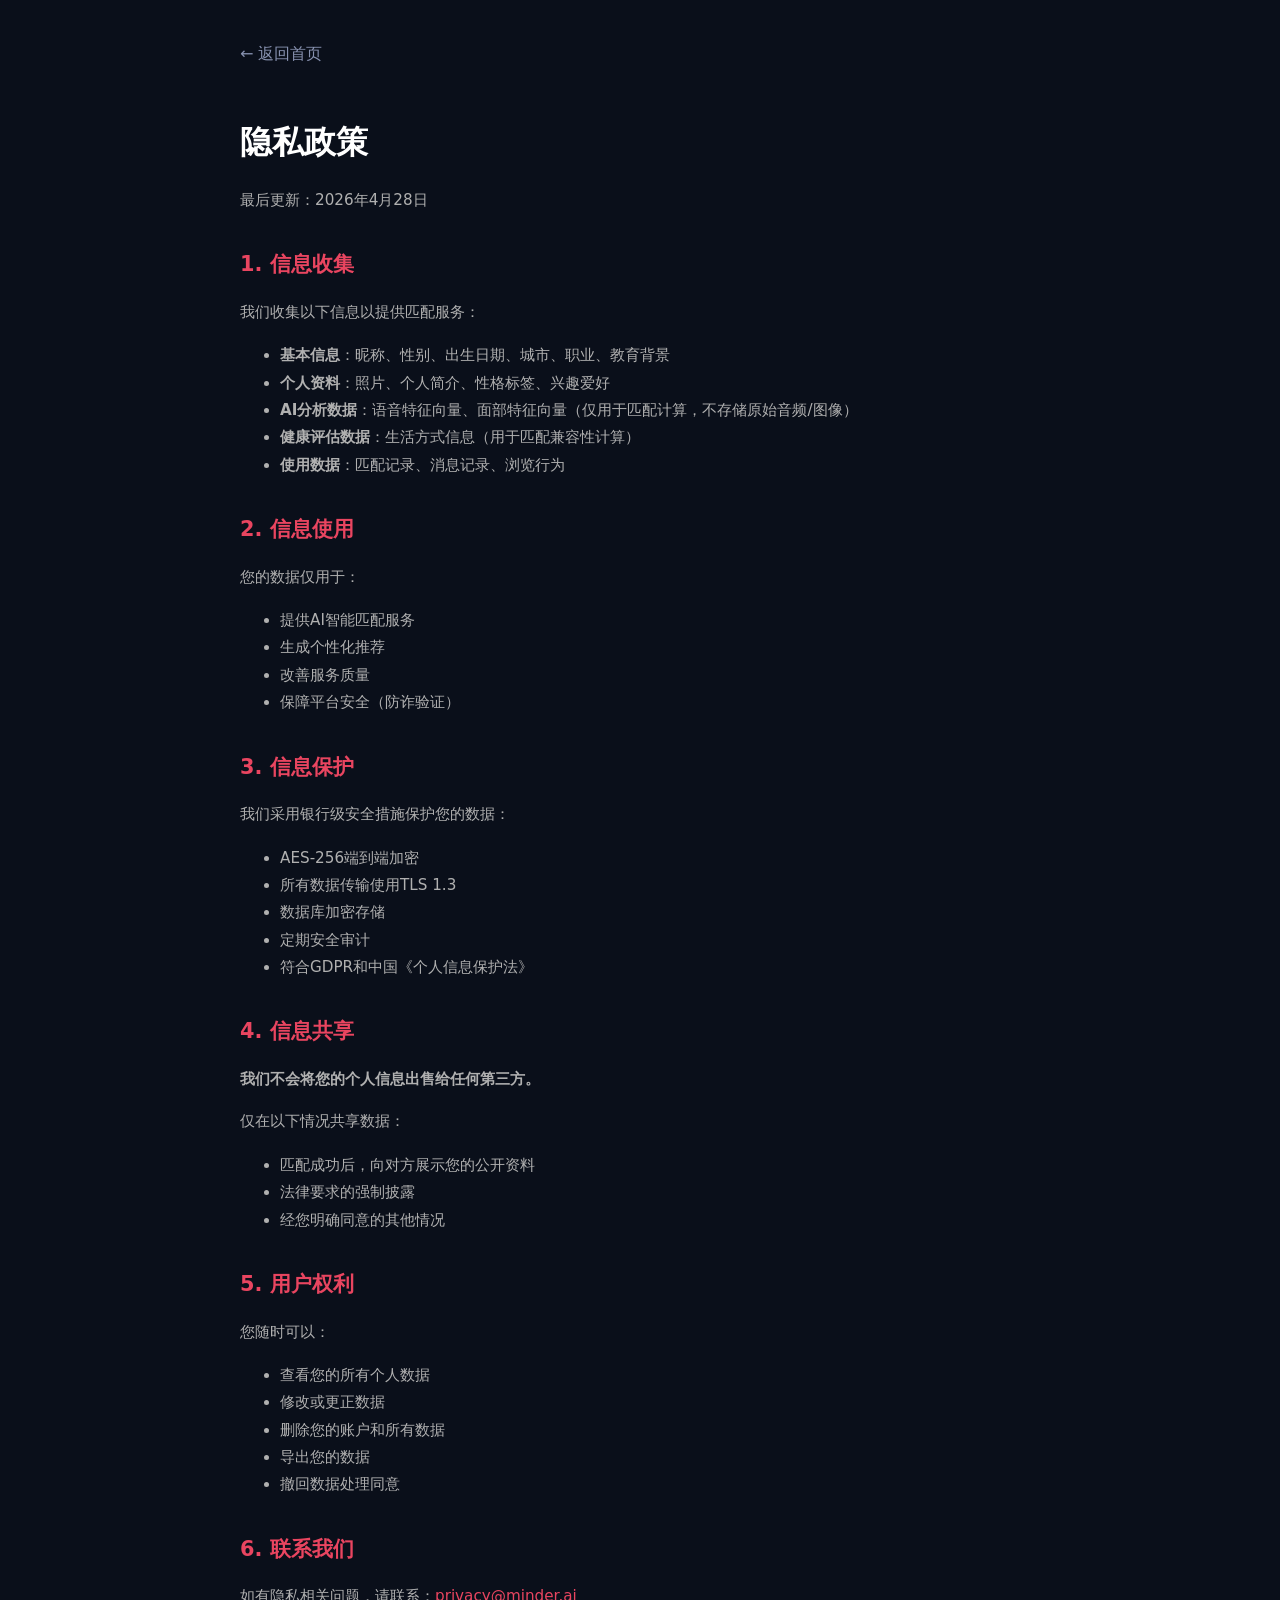
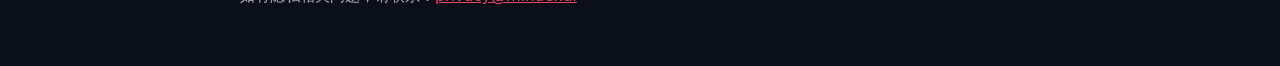
<file: docs/privacy.html>
<!DOCTYPE html>
<html lang="zh-CN">
<head>
<meta charset="UTF-8">
<meta name="viewport" content="width=device-width, initial-scale=1.0">
<title>隐私政策 - Minder AI红娘</title>
<style>
body{background:#0a0f1a;color:#e0e0e0;font-family:system-ui,sans-serif;line-height:1.8;max-width:800px;margin:0 auto;padding:40px 24px}
h1{color:#fff;font-size:2rem;margin-bottom:8px}
h2{color:#e94560;font-size:1.3rem;margin:32px 0 12px}
p,li{font-size:.95rem;color:#b0b0b0}
a{color:#e94560}
.back{display:inline-block;margin-bottom:24px;color:#8892b0;text-decoration:none}
.back:hover{color:#e94560}
</style>
</head>
<body>
<a href="/" class="back">&larr; 返回首页</a>
<h1>隐私政策</h1>
<p>最后更新：2026年4月28日</p>

<h2>1. 信息收集</h2>
<p>我们收集以下信息以提供匹配服务：</p>
<ul>
<li><strong>基本信息</strong>：昵称、性别、出生日期、城市、职业、教育背景</li>
<li><strong>个人资料</strong>：照片、个人简介、性格标签、兴趣爱好</li>
<li><strong>AI分析数据</strong>：语音特征向量、面部特征向量（仅用于匹配计算，不存储原始音频/图像）</li>
<li><strong>健康评估数据</strong>：生活方式信息（用于匹配兼容性计算）</li>
<li><strong>使用数据</strong>：匹配记录、消息记录、浏览行为</li>
</ul>

<h2>2. 信息使用</h2>
<p>您的数据仅用于：</p>
<ul>
<li>提供AI智能匹配服务</li>
<li>生成个性化推荐</li>
<li>改善服务质量</li>
<li>保障平台安全（防诈验证）</li>
</ul>

<h2>3. 信息保护</h2>
<p>我们采用银行级安全措施保护您的数据：</p>
<ul>
<li>AES-256端到端加密</li>
<li>所有数据传输使用TLS 1.3</li>
<li>数据库加密存储</li>
<li>定期安全审计</li>
<li>符合GDPR和中国《个人信息保护法》</li>
</ul>

<h2>4. 信息共享</h2>
<p><strong>我们不会将您的个人信息出售给任何第三方。</strong></p>
<p>仅在以下情况共享数据：</p>
<ul>
<li>匹配成功后，向对方展示您的公开资料</li>
<li>法律要求的强制披露</li>
<li>经您明确同意的其他情况</li>
</ul>

<h2>5. 用户权利</h2>
<p>您随时可以：</p>
<ul>
<li>查看您的所有个人数据</li>
<li>修改或更正数据</li>
<li>删除您的账户和所有数据</li>
<li>导出您的数据</li>
<li>撤回数据处理同意</li>
</ul>

<h2>6. 联系我们</h2>
<p>如有隐私相关问题，请联系：<a href="mailto:privacy@minder.ai">privacy@minder.ai</a></p>
</body>
</html>
</file>
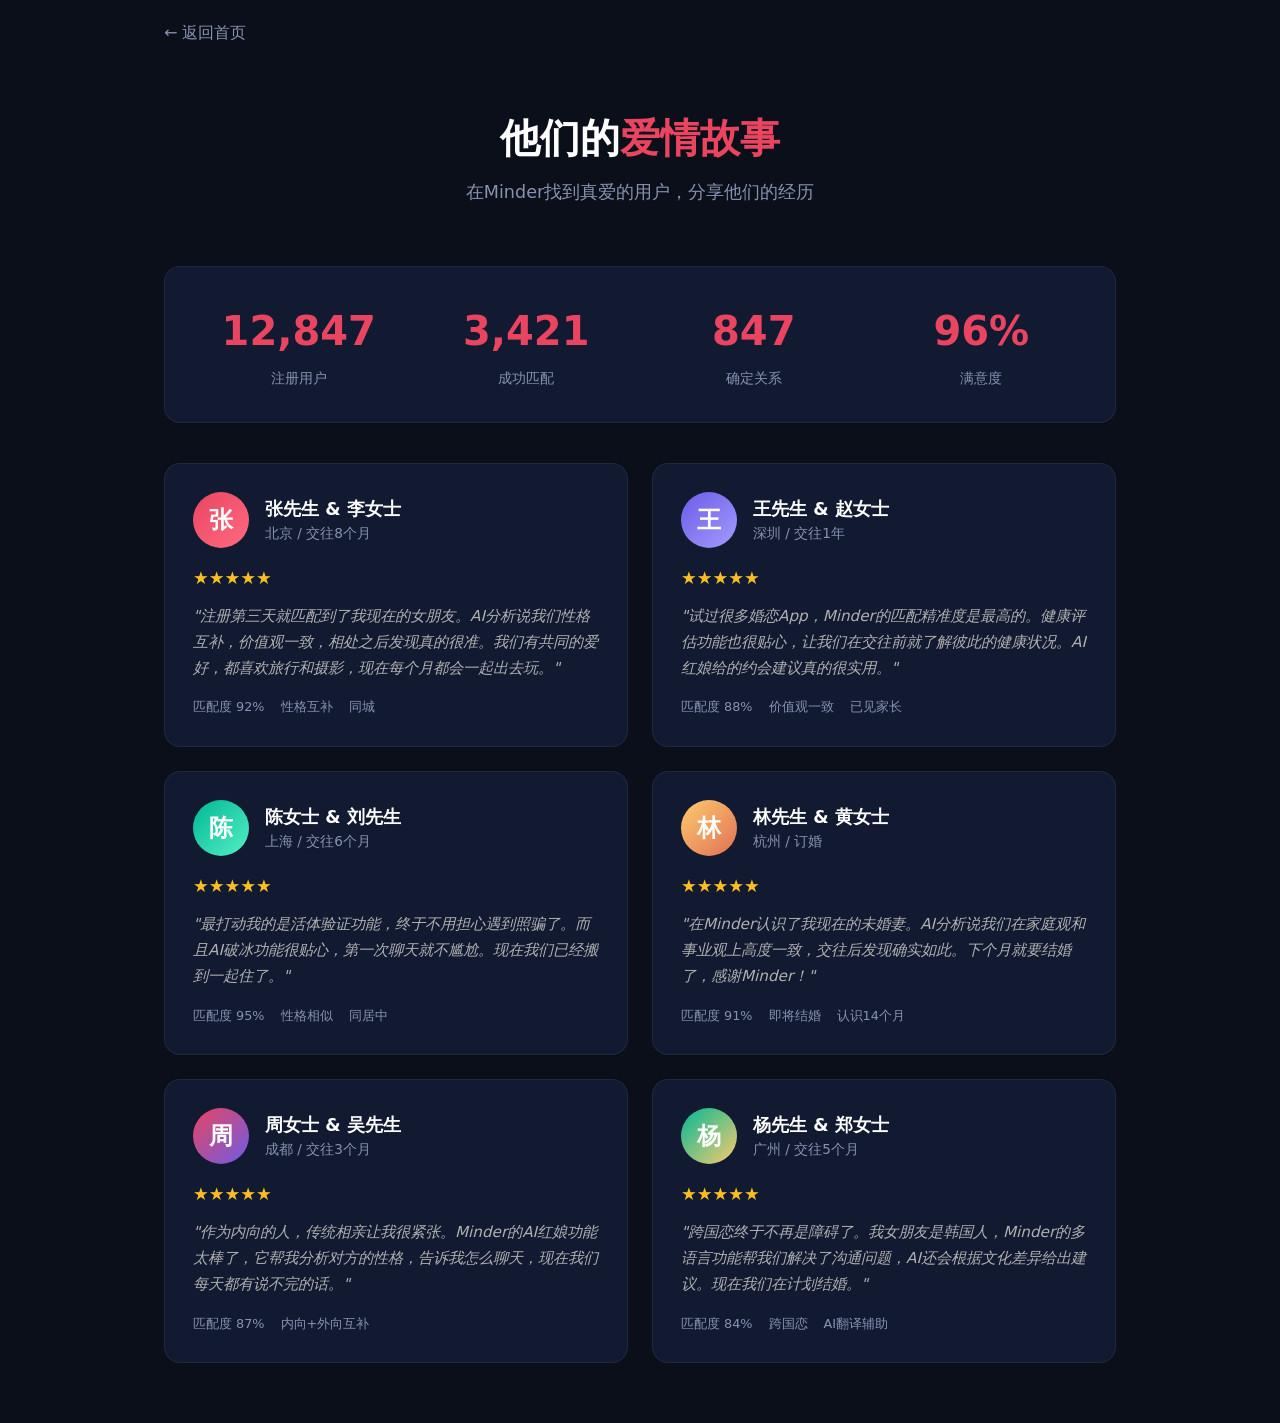
<file: docs/stories.html>
<!DOCTYPE html>
<html lang="zh-CN">
<head>
<meta charset="UTF-8">
<meta name="viewport" content="width=device-width, initial-scale=1.0">
<title>成功案例 - Minder AI红娘</title>
<style>
*{margin:0;padding:0;box-sizing:border-box}
body{background:#0a0f1a;color:#e0e0e0;font-family:system-ui,sans-serif;line-height:1.6}
a{color:#e94560;text-decoration:none}
.container{max-width:1000px;margin:0 auto;padding:0 24px}
.back{display:inline-block;padding:20px 0;color:#8892b0}
.back:hover{color:#e94560}
.hero{text-align:center;padding:40px 0 60px}
.hero h1{font-size:2.5rem;color:#fff;margin-bottom:8px}
.hero h1 span{color:#e94560}
.hero p{color:#8892b0;font-size:1.1rem}
.stories{display:grid;grid-template-columns:repeat(2,1fr);gap:24px;padding-bottom:60px}
.story{background:rgba(22,33,62,.65);border:1px solid rgba(255,255,255,.06);border-radius:16px;padding:28px;transition:all .3s}
.story:hover{transform:translateY(-4px);border-color:rgba(233,69,96,.3)}
.story-header{display:flex;align-items:center;gap:16px;margin-bottom:16px}
.story-avatar{width:56px;height:56px;border-radius:50%;display:flex;align-items:center;justify-content:center;font-size:1.5rem;font-weight:700;color:#fff}
.story-info h3{color:#fff;font-size:1.1rem}
.story-info p{color:#8892b0;font-size:.85rem}
.story-stars{color:#fbbf24;margin-bottom:12px;font-size:1.1rem}
.story-text{color:#b0b0b0;font-size:.95rem;line-height:1.7;margin-bottom:16px;font-style:italic}
.story-meta{display:flex;gap:16px;font-size:.8rem;color:#8892b0}
.story-meta span{display:flex;align-items:center;gap:4px}
.stats-bar{background:rgba(22,33,62,.65);border:1px solid rgba(255,255,255,.06);border-radius:16px;padding:32px;margin-bottom:40px}
.stats-grid{display:grid;grid-template-columns:repeat(4,1fr);gap:24px;text-align:center}
.stat-num{font-size:2.5rem;font-weight:800;color:#e94560}
.stat-label{color:#8892b0;font-size:.9rem;margin-top:4px}
@media(max-width:768px){.stories{grid-template-columns:1fr}.stats-grid{grid-template-columns:repeat(2,1fr)}}
</style>
</head>
<body>
<div class="container">
<a href="index.html" class="back">&larr; 返回首页</a>
<div class="hero">
<h1>他们的<span>爱情故事</span></h1>
<p>在Minder找到真爱的用户，分享他们的经历</p>
</div>

<div class="stats-bar">
<div class="stats-grid">
<div><div class="stat-num">12,847</div><div class="stat-label">注册用户</div></div>
<div><div class="stat-num">3,421</div><div class="stat-label">成功匹配</div></div>
<div><div class="stat-num">847</div><div class="stat-label">确定关系</div></div>
<div><div class="stat-num">96%</div><div class="stat-label">满意度</div></div>
</div>
</div>

<div class="stories">
<div class="story">
<div class="story-header">
<div class="story-avatar" style="background:linear-gradient(135deg,#e94560,#ff6b81)">张</div>
<div class="story-info"><h3>张先生 & 李女士</h3><p>北京 / 交往8个月</p></div>
</div>
<div class="story-stars">&#9733;&#9733;&#9733;&#9733;&#9733;</div>
<div class="story-text">"注册第三天就匹配到了我现在的女朋友。AI分析说我们性格互补，价值观一致，相处之后发现真的很准。我们有共同的爱好，都喜欢旅行和摄影，现在每个月都会一起出去玩。"</div>
<div class="story-meta"><span>匹配度 92%</span><span>性格互补</span><span>同城</span></div>
</div>

<div class="story">
<div class="story-header">
<div class="story-avatar" style="background:linear-gradient(135deg,#6c5ce7,#a29bfe)">王</div>
<div class="story-info"><h3>王先生 & 赵女士</h3><p>深圳 / 交往1年</p></div>
</div>
<div class="story-stars">&#9733;&#9733;&#9733;&#9733;&#9733;</div>
<div class="story-text">"试过很多婚恋App，Minder的匹配精准度是最高的。健康评估功能也很贴心，让我们在交往前就了解彼此的健康状况。AI红娘给的约会建议真的很实用。"</div>
<div class="story-meta"><span>匹配度 88%</span><span>价值观一致</span><span>已见家长</span></div>
</div>

<div class="story">
<div class="story-header">
<div class="story-avatar" style="background:linear-gradient(135deg,#00b894,#55efc4)">陈</div>
<div class="story-info"><h3>陈女士 & 刘先生</h3><p>上海 / 交往6个月</p></div>
</div>
<div class="story-stars">&#9733;&#9733;&#9733;&#9733;&#9733;</div>
<div class="story-text">"最打动我的是活体验证功能，终于不用担心遇到照骗了。而且AI破冰功能很贴心，第一次聊天就不尴尬。现在我们已经搬到一起住了。"</div>
<div class="story-meta"><span>匹配度 95%</span><span>性格相似</span><span>同居中</span></div>
</div>

<div class="story">
<div class="story-header">
<div class="story-avatar" style="background:linear-gradient(135deg,#fdcb6e,#e17055)">林</div>
<div class="story-info"><h3>林先生 & 黄女士</h3><p>杭州 / 订婚</p></div>
</div>
<div class="story-stars">&#9733;&#9733;&#9733;&#9733;&#9733;</div>
<div class="story-text">"在Minder认识了我现在的未婚妻。AI分析说我们在家庭观和事业观上高度一致，交往后发现确实如此。下个月就要结婚了，感谢Minder！"</div>
<div class="story-meta"><span>匹配度 91%</span><span>即将结婚</span><span>认识14个月</span></div>
</div>

<div class="story">
<div class="story-header">
<div class="story-avatar" style="background:linear-gradient(135deg,#e94560,#6c5ce7)">周</div>
<div class="story-info"><h3>周女士 & 吴先生</h3><p>成都 / 交往3个月</p></div>
</div>
<div class="story-stars">&#9733;&#9733;&#9733;&#9733;&#9733;</div>
<div class="story-text">"作为内向的人，传统相亲让我很紧张。Minder的AI红娘功能太棒了，它帮我分析对方的性格，告诉我怎么聊天，现在我们每天都有说不完的话。"</div>
<div class="story-meta"><span>匹配度 87%</span><span>内向+外向互补</span></div>
</div>

<div class="story">
<div class="story-header">
<div class="story-avatar" style="background:linear-gradient(135deg,#00b894,#fdcb6e)">杨</div>
<div class="story-info"><h3>杨先生 & 郑女士</h3><p>广州 / 交往5个月</p></div>
</div>
<div class="story-stars">&#9733;&#9733;&#9733;&#9733;&#9733;</div>
<div class="story-text">"跨国恋终于不再是障碍了。我女朋友是韩国人，Minder的多语言功能帮我们解决了沟通问题，AI还会根据文化差异给出建议。现在我们在计划结婚。"</div>
<div class="story-meta"><span>匹配度 84%</span><span>跨国恋</span><span>AI翻译辅助</span></div>
</div>
</div>
</div>
</body>
</html>
</file>
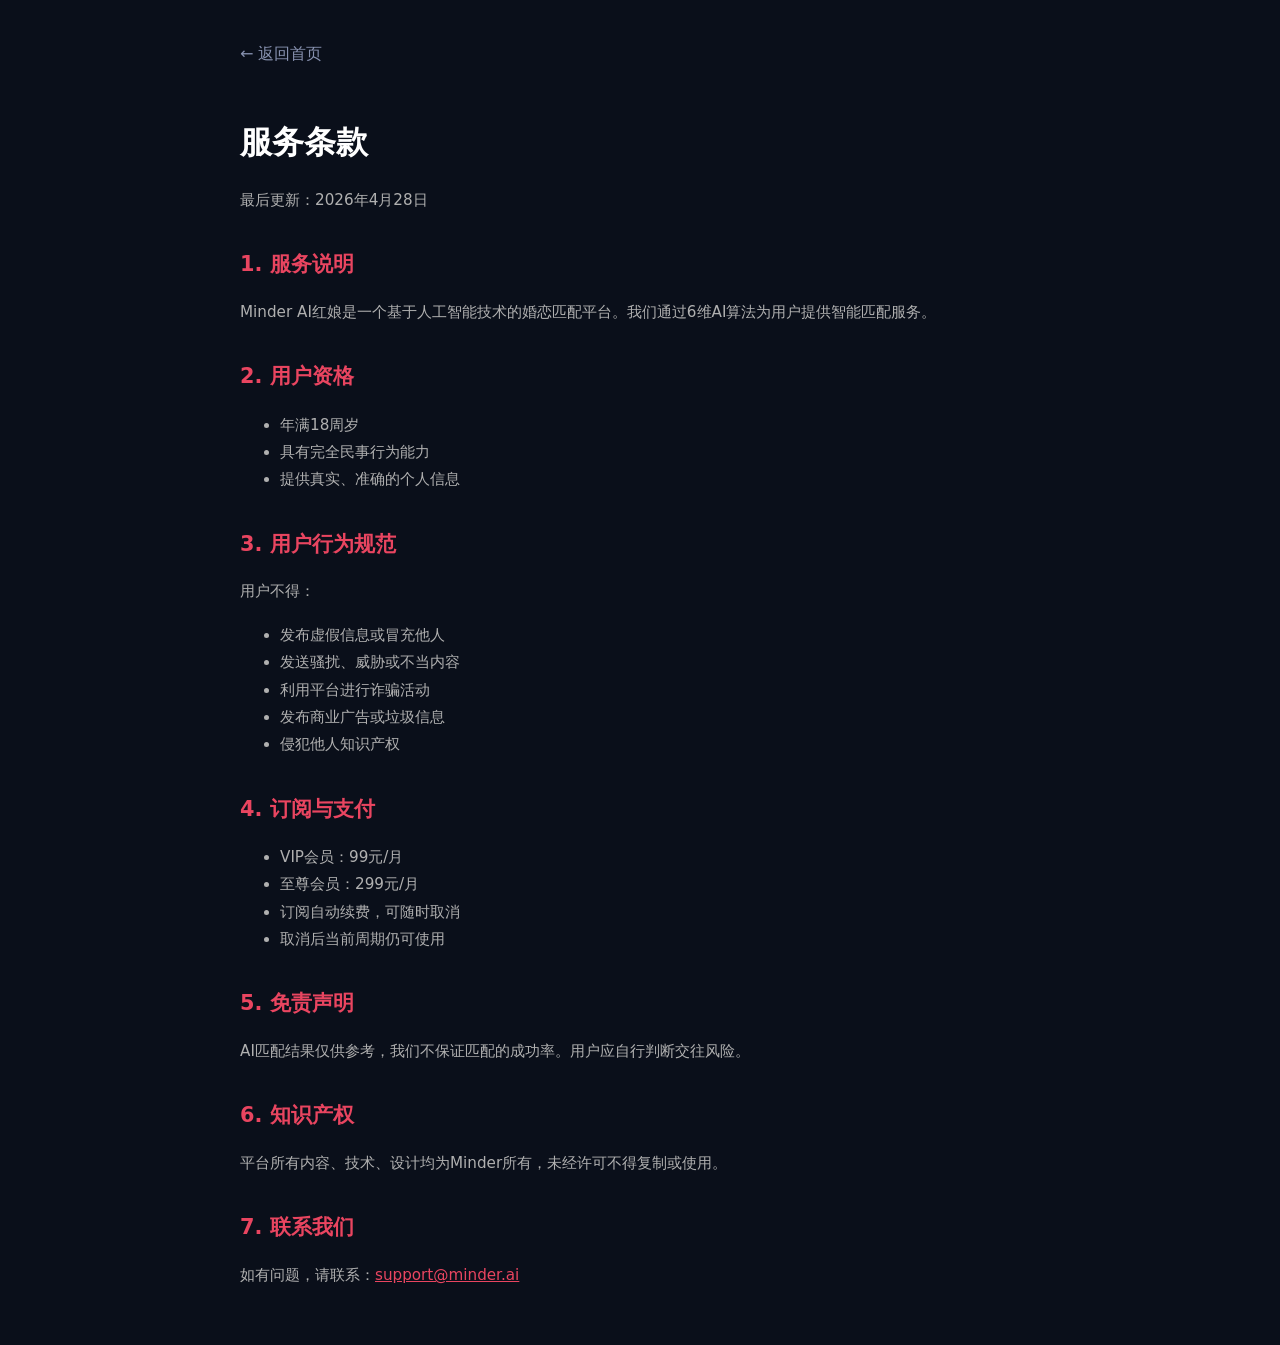
<file: docs/terms.html>
<!DOCTYPE html>
<html lang="zh-CN">
<head>
<meta charset="UTF-8">
<meta name="viewport" content="width=device-width, initial-scale=1.0">
<title>服务条款 - Minder AI红娘</title>
<style>
body{background:#0a0f1a;color:#e0e0e0;font-family:system-ui,sans-serif;line-height:1.8;max-width:800px;margin:0 auto;padding:40px 24px}
h1{color:#fff;font-size:2rem;margin-bottom:8px}
h2{color:#e94560;font-size:1.3rem;margin:32px 0 12px}
p,li{font-size:.95rem;color:#b0b0b0}
a{color:#e94560}
.back{display:inline-block;margin-bottom:24px;color:#8892b0;text-decoration:none}
.back:hover{color:#e94560}
</style>
</head>
<body>
<a href="/" class="back">&larr; 返回首页</a>
<h1>服务条款</h1>
<p>最后更新：2026年4月28日</p>

<h2>1. 服务说明</h2>
<p>Minder AI红娘是一个基于人工智能技术的婚恋匹配平台。我们通过6维AI算法为用户提供智能匹配服务。</p>

<h2>2. 用户资格</h2>
<ul>
<li>年满18周岁</li>
<li>具有完全民事行为能力</li>
<li>提供真实、准确的个人信息</li>
</ul>

<h2>3. 用户行为规范</h2>
<p>用户不得：</p>
<ul>
<li>发布虚假信息或冒充他人</li>
<li>发送骚扰、威胁或不当内容</li>
<li>利用平台进行诈骗活动</li>
<li>发布商业广告或垃圾信息</li>
<li>侵犯他人知识产权</li>
</ul>

<h2>4. 订阅与支付</h2>
<ul>
<li>VIP会员：99元/月</li>
<li>至尊会员：299元/月</li>
<li>订阅自动续费，可随时取消</li>
<li>取消后当前周期仍可使用</li>
</ul>

<h2>5. 免责声明</h2>
<p>AI匹配结果仅供参考，我们不保证匹配的成功率。用户应自行判断交往风险。</p>

<h2>6. 知识产权</h2>
<p>平台所有内容、技术、设计均为Minder所有，未经许可不得复制或使用。</p>

<h2>7. 联系我们</h2>
<p>如有问题，请联系：<a href="mailto:support@minder.ai">support@minder.ai</a></p>
</body>
</html>
</file>
